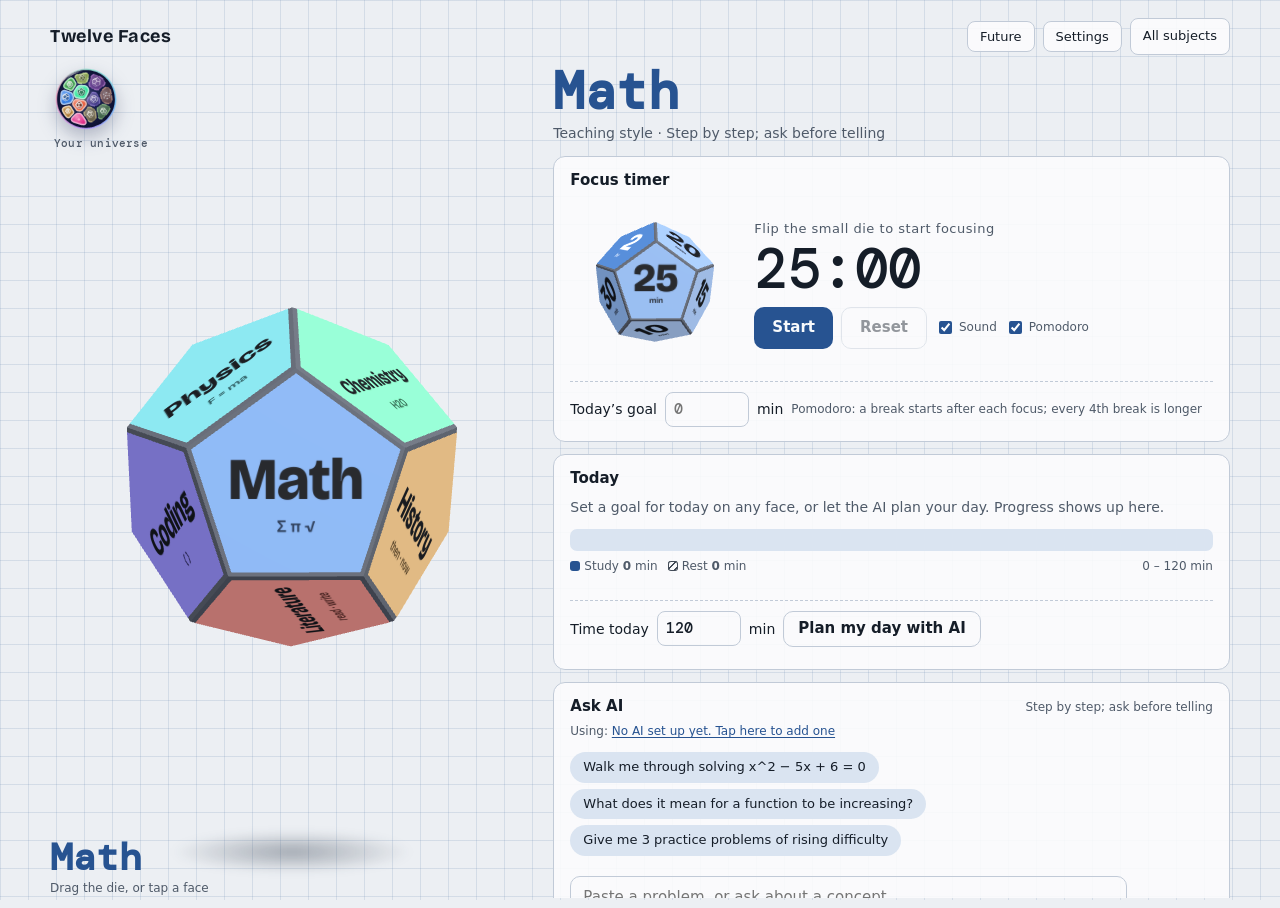
<file: index.html>
<!doctype html>
<html lang="en">
<head>
<meta charset="utf-8">
<meta name="viewport" content="width=device-width, initial-scale=1, viewport-fit=cover">
<meta name="color-scheme" content="light dark">
<script src="js/theme.js"></script>
<title data-i18n="app.name">Twelve Faces</title>
<meta name="description" data-i18n-content="app.desc" content="">
<link rel="icon" href="icon.svg" type="image/svg+xml">
<!-- Web fonts are optional: if they can’t load (e.g. Google is blocked), system fonts are used and the page doesn’t stall -->
<link rel="stylesheet" media="print" onload="this.media='all'" href="https://fonts.googleapis.com/css2?family=Bricolage+Grotesque:opsz,wght@12..96,500..800&family=DM+Mono:wght@400;500&family=Noto+Serif+SC:wght@600;700&display=swap">
<link rel="stylesheet" href="css/app.css">
<link rel="stylesheet" href="css/countdown.css">
</head>
<body>
<div class="atmos" id="atmos" aria-hidden="true"></div>
<div id="app">
  <header class="bar">
    <div class="brand" data-i18n="app.name"></div>
    <div class="bar-r">
      <button class="pill" id="pill" type="button" hidden></button>
      <button class="gear" id="fuBtn" type="button" aria-expanded="false" aria-controls="future" data-i18n="fu.btn"></button>
      <button class="gear" id="setBtn" type="button" data-i18n="hdr.settings"></button>
      <details class="all" id="all">
        <summary></summary>
        <div class="all-list" id="allList"></div>
      </details>
    </div>
  </header>

  <section class="die" id="die">
    <canvas id="gl" tabindex="0" data-i18n-aria-label="die.aria"></canvas>
    <div class="shadow"></div>
    <div class="die-label"><b id="dlName"></b><span id="dlHint" data-i18n="die.hint"></span></div>
    <div class="nogl" id="nogl"></div>
    <a class="orb" id="orb" href="universe.html" data-i18n-aria-label="un.title" data-i18n-title="un.slogan"><canvas id="orbCv" aria-hidden="true"></canvas><span data-i18n="un.title"></span></a>
  </section>

  <main class="work" id="work">
    <div class="space-head">
      <h2 id="spName"></h2>
      <p id="spTag"></p>
    </div>

    <section class="card">
      <h3><span data-i18n="timer.title"></span> <small id="focusToday"></small></h3>
      <div class="timer">
        <div class="tdie" id="tdie"><canvas id="tgl" tabindex="0" data-i18n-aria-label="timer.aria"></canvas></div>
        <div>
          <div class="t-status" id="tStatus" data-i18n="timer.idle"></div>
          <div class="t-time" id="tTime">25:00</div>
          <div class="t-btns">
            <button class="btn" id="tGo" type="button" data-i18n="timer.start"></button>
            <button class="btn alt" id="tReset" type="button" data-i18n="timer.reset"></button>
            <label class="snd"><input type="checkbox" id="snd" checked> <span data-i18n="timer.sound"></span></label>
            <label class="snd"><input type="checkbox" id="pomo" checked> <span data-i18n="timer.pomo"></span></label>
          </div>
          <div class="t-chips" id="tChips"></div>
        </div>
      </div>
      <div class="goal-row">
        <label for="goalIn" data-i18n="goal.label"></label>
        <input type="number" id="goalIn" min="0" max="600" step="5" inputmode="numeric" placeholder="0">
        <span data-i18n="unit.min"></span>
        <span class="hint" data-i18n="goal.hint"></span>
      </div>
    </section>

    <section class="card" id="todayCard">
      <h3 data-i18n="today.title"></h3>
      <p class="today-sum" id="todaySum"></p>
      <div class="tl-wrap">
        <div class="tl" id="tl" role="img" data-i18n-aria-label="tl.aria"></div>
        <div class="tl-meta">
          <span><i class="sw study"></i><span data-i18n="tl.study"></span> <b id="tlStudy">0</b> <span data-i18n="unit.min"></span><i class="sw rest gap"></i><span data-i18n="tl.rest"></span> <b id="tlRest">0</b> <span data-i18n="unit.min"></span><span id="tlOverKey" hidden><i class="sw over gap"></i><span id="tlOverTxt"></span></span></span>
          <span id="tlScale"></span>
        </div>
        <p class="tl-note" id="tlNote" hidden></p>
      </div>
      <div class="trows" id="trows"></div>
      <div class="plan-box" id="planBox">
        <div class="plan-ask">
          <label for="availIn" data-i18n="plan.avail"></label>
          <input type="number" id="availIn" min="15" max="600" step="15" value="120" inputmode="numeric">
          <span data-i18n="unit.min"></span>
          <button class="btn alt sm" id="planBtn" type="button" data-i18n="plan.btn"></button>
        </div>
        <div class="plan-out" id="planOut" aria-live="polite"></div>
      </div>
    </section>

    <section class="card" id="askCard">
      <h3><span data-i18n="ask.title"></span> <small id="askStyle"></small></h3>
      <p class="ai-line"><span data-i18n="ask.using"></span><span id="aiLine"></span></p>
      <div class="quick" id="quick"></div>
      <div class="chat" id="chat" aria-live="polite"></div>
      <form class="ask-row" id="askForm">
        <textarea id="q" rows="2" maxlength="1500"></textarea>
        <button class="btn" id="send" type="submit" data-i18n="ask.send"></button>
        <button class="btn alt" id="stop" type="button" hidden data-i18n="ask.stop"></button>
      </form>
      <div class="ask-opts">
        <button class="think" id="think" type="button" aria-pressed="true" data-i18n="ask.think"></button>
        <span id="thinkHint"></span>
      </div>
    </section>

    <div class="two">
      <section class="card">
        <h3><span data-i18n="todo.title"></span> <small id="todoCount"></small></h3>
        <ul class="todo-list" id="todos"></ul>
        <p class="empty" id="todoEmpty" data-i18n="todo.empty"></p>
        <form class="add-row" id="todoForm">
          <input type="text" id="todoIn" maxlength="120" autocomplete="off">
          <button class="btn alt" type="submit" data-i18n="todo.add"></button>
        </form>
      </section>
      <section class="card">
        <h3><span data-i18n="note.title"></span> <small id="saveNote"></small></h3>
        <textarea id="note" maxlength="20000"></textarea>
      </section>
    </div>
  </main>
</div>

<aside id="future" class="future" hidden data-i18n-aria-label="fu.aria">
  <div class="fu-head">
    <div><h2 data-i18n="fu.title"></h2><p data-i18n="fu.slogan"></p></div>
    <div class="fu-hb"><a class="gear fu-plan" href="plan.html" data-i18n="fu.toPlan" data-i18n-title="pl.slogan"></a><a class="gear fu-uni" href="universe.html" data-i18n="fu.toUni" data-i18n-title="un.slogan"></a><button class="gear" id="fuClose" type="button" data-i18n="fu.close"></button></div>
  </div>
  <div class="fu-tabs" id="fuTabs"></div>
  <div class="fu-scene" id="fuScene"></div>
  <div class="fu-sheet" id="fuBody"></div>
</aside>

<dialog id="settings" class="settings">
  <form method="dialog" class="set-head">
    <h2 data-i18n="set.title"></h2>
    <button class="btn sm" value="close" data-i18n="set.done"></button>
  </form>
  <section class="set-sec">
    <h3 data-i18n="set.lang"></h3>
    <div class="langs" id="langPick"></div>
  </section>
  <section class="set-sec">
    <h3 data-i18n="set.theme"></h3>
    <div class="langs" id="themePick" role="group" data-i18n-aria-label="set.theme"></div>
    <p class="set-note" data-i18n="set.themeNote"></p>
  </section>
  <section class="set-sec">
    <h3 data-i18n="shelf.head"></h3>
    <p class="set-note" data-i18n="shelf.note"></p>
    <div class="who" id="whoPick"></div>
    <div class="set-btns"><button class="btn alt sm" id="mkOpen" type="button" data-i18n="shelf.newLong"></button></div>
    <details class="set-names">
      <summary data-i18n="names.summary"></summary>
      <p class="set-note" data-i18n="names.note"></p>
      <div class="names" id="nameList"></div>
      <div class="set-btns"><button class="btn alt sm" id="nameReset" type="button" data-i18n="names.reset"></button></div>
    </details>
    <div class="set-btns"><button class="btn sm" id="whoApply" type="button" hidden data-i18n="who.apply"></button></div>
  </section>
  <section class="set-sec set-fb">
    <h3 data-i18n="fb.title"></h3>
    <p class="set-note" data-i18n="fb.note"></p>
    <div class="set-btns"><a class="btn alt sm fb-link" id="fbLink" target="_blank" rel="noopener" data-i18n="fb.btn"></a></div>
    <p class="set-note" id="fbHint" hidden data-i18n="fb.hint"></p>
  </section>
  <h3 class="set-h3" data-i18n="ai.head"></h3>
  <p class="set-intro" data-i18n="ai.intro"></p>
  <div id="provList" class="prov-list"></div>
  <details class="set-more">
    <summary data-i18n="bk.summary"></summary>
    <p data-i18n="bk.note"></p>
    <div class="set-btns">
      <button class="btn alt sm" id="bkOut" type="button" data-i18n="bk.out"></button>
      <label class="btn alt sm file"><span data-i18n="bk.in"></span><input type="file" id="bkIn" accept="application/json,.json" hidden></label>
      <button class="btn alt sm" id="clrKeys" type="button" data-i18n="bk.clear"></button>
    </div>
  </details>
</dialog>

<dialog id="maker" class="settings maker">
  <form method="dialog" class="set-head">
    <h2 data-i18n="mk.title"></h2>
    <button class="btn alt sm" value="close" data-i18n="mk.close"></button>
  </form>
  <div id="mkForm">
    <div class="mk-kind" role="radiogroup" data-i18n-aria-label="mk.kindAria">
      <label><input type="radio" name="mkKind" value="major" checked><span data-i18n="mk.major"></span></label>
      <label><input type="radio" name="mkKind" value="job"><span data-i18n="mk.job"></span></label>
    </div>
    <div id="mkMajor">
      <label class="mk-row"><span data-i18n="mk.school"></span><input id="mkSchool" maxlength="60" data-i18n-placeholder="mk.schoolPh"></label>
      <label class="mk-row"><span data-i18n="mk.dept"></span><input id="mkDept" maxlength="60" data-i18n-placeholder="mk.deptPh"></label>
      <label class="mk-row"><span data-i18n="mk.majorL"></span><input id="mkMajorIn" maxlength="60" data-i18n-placeholder="mk.majorPh"></label>
      <div class="mk-row"><span data-i18n="mk.iam"></span><div class="mk-opts">
        <label><input type="radio" name="mkSelf" value="0" checked> <span data-i18n="mk.student"></span></label>
        <label><input type="radio" name="mkSelf" value="1"> <span data-i18n="mk.self"></span></label>
      </div></div>
      <div class="mk-row"><span data-i18n="mk.year"></span><div class="mk-opts" id="mkYears"></div></div>
      <details class="mk-plan">
        <summary data-i18n="mk.planSum"></summary>
        <textarea id="mkPlan" rows="6" maxlength="12000" data-i18n-placeholder="mk.planPh"></textarea>
      </details>
    </div>
    <div id="mkJob" hidden>
      <label class="mk-row"><span data-i18n="mk.jobL"></span><input id="mkJobIn" maxlength="60" data-i18n-placeholder="mk.jobPh"></label>
    </div>
    <label class="mk-row"><span data-i18n="mk.req"></span><textarea id="mkReq" rows="2" maxlength="300" data-i18n-placeholder="mk.reqPh"></textarea></label>
    <p class="set-note" id="mkNote"></p>
    <div class="set-btns"><button class="btn sm" id="mkGo" type="button" data-i18n="mk.go"></button><button class="btn alt sm" id="mkStop" type="button" hidden data-i18n="mk.stop"></button></div>
    <p class="mk-msg" id="mkMsg" aria-live="polite"></p>
  </div>
  <div id="mkOut" class="mk-out"></div>
</dialog>

<script src="vendor/three.min.js"></script>
<script src="js/i18n.js"></script>
<script src="locales/en.js"></script>
<script src="locales/es.js"></script>
<script src="locales/pt-BR.js"></script>
<script src="locales/fr.js"></script>
<script src="locales/zh.js"></script>
<script src="locales/zh-TW.js"></script>
<script src="locales/ja.js"></script>
<script src="locales/ko.js"></script>
<script src="js/ai.js"></script>
<script src="js/ai-setup.js"></script>
<script src="js/profiles.js"></script>
<script src="js/app.js"></script>
<script src="js/settings.js"></script>
<script src="js/maker.js"></script>
<script src="js/goalmath.js"></script>
<script src="js/countdown.js"></script>
<script src="js/dodeca.js"></script>
<script src="js/future.js"></script>
<script src="js/orb.js"></script>
</body>
</html>
</file>
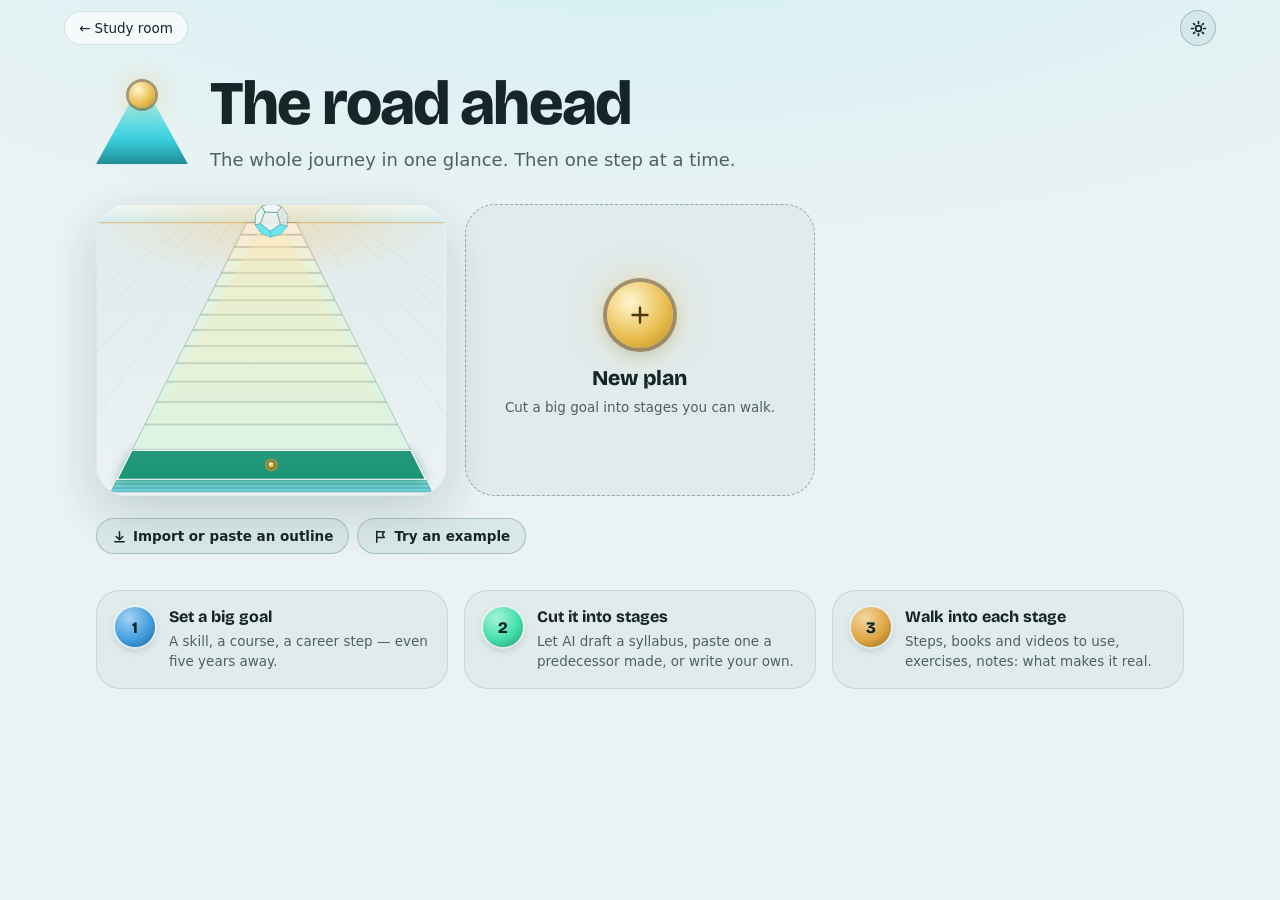
<file: plan.html>
<!doctype html>
<html lang="en">
<head>
<meta charset="utf-8">
<meta name="viewport" content="width=device-width, initial-scale=1, viewport-fit=cover">
<meta name="color-scheme" content="light dark">
<script src="js/theme.js"></script>
<title data-i18n="pl.title">The road ahead</title>
<link rel="icon" href="icon.svg" type="image/svg+xml">
<!-- Web fonts are optional: if they can’t load (e.g. Google is blocked), system fonts are used and the page doesn’t stall -->
<link rel="stylesheet" media="print" onload="this.media='all'" href="https://fonts.googleapis.com/css2?family=Bricolage+Grotesque:opsz,wght@12..96,500..800&family=DM+Mono:wght@400;500&display=swap">
<link rel="stylesheet" href="css/countdown.css">
<link rel="stylesheet" href="css/plan.css">
</head>
<body class="pl">
<div class="pl-sky" aria-hidden="true"><i></i><b></b></div>
<header class="pl-top">
  <a class="pl-back" id="plBack" href="index.html" data-i18n="pl.back"></a>
  <nav class="pl-crumb" id="plCrumb" data-i18n-aria-label="pl.crumb"></nav>
  <button class="pl-btn icon pl-theme" id="plTheme" type="button" aria-haspopup="menu" aria-expanded="false" data-i18n-aria-label="set.theme" data-i18n-title="set.theme"></button>
</header>

<main class="pl-main" id="plMain"></main>

<div class="pl-toast" id="plToast" role="status" aria-live="polite" hidden></div>
<dialog class="pl-dlg" id="plDlg"></dialog>

<script src="js/i18n.js"></script>
<script src="locales/en.js"></script>
<script src="locales/es.js"></script>
<script src="locales/pt-BR.js"></script>
<script src="locales/fr.js"></script>
<script src="locales/zh.js"></script>
<script src="locales/zh-TW.js"></script>
<script src="locales/ja.js"></script>
<script src="locales/ko.js"></script>
<script src="js/goalmath.js"></script>
<script src="js/ai.js"></script>
<script src="js/ai-setup.js"></script>
<script src="js/profiles.js"></script>
<script src="js/dodeca.js"></script>
<script src="js/countdown.js"></script>
<script src="js/plan-color.js"></script>
<script src="js/plan-data.js"></script>
<script src="js/plan-models-lib.js"></script>
<script src="js/plan-models.js"></script>
<script src="js/plan-ai.js"></script>
<script src="js/plan-road.js"></script>
<script src="js/plan.js"></script>
<script src="js/plan-models-ui.js"></script>
<script src="js/plan-stage.js"></script>
</body>
</html>
</file>
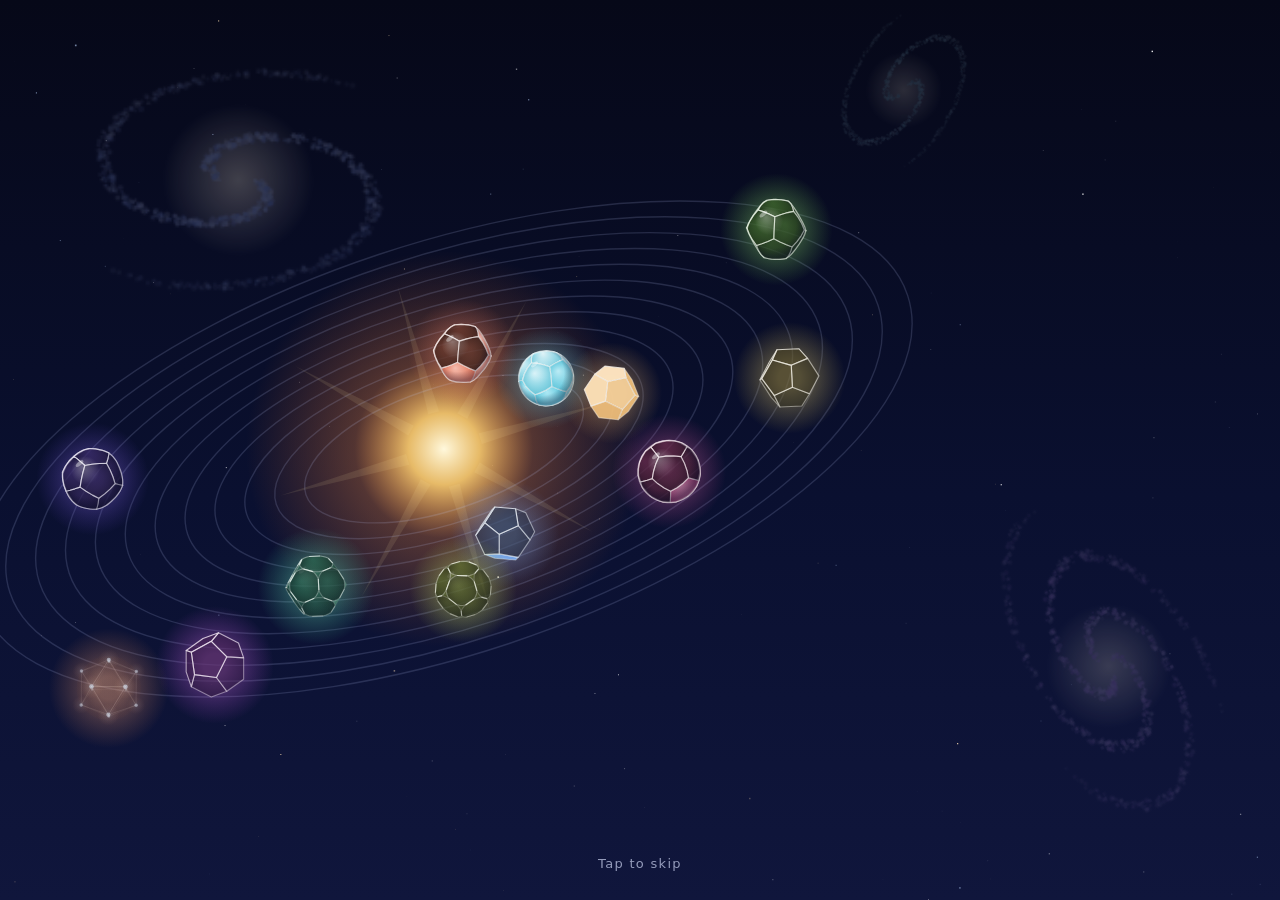
<file: universe.html>
<!doctype html>
<html lang="en">
<head>
<meta charset="utf-8">
<meta name="viewport" content="width=device-width, initial-scale=1, viewport-fit=cover">
<meta name="color-scheme" content="dark">
<meta name="theme-color" content="#060818">
<title data-i18n="un.title">Your universe</title>
<link rel="icon" href="icon.svg" type="image/svg+xml">
<!-- Web fonts are optional: if they can’t load (e.g. Google is blocked), system fonts are used and the page doesn’t stall -->
<link rel="stylesheet" media="print" onload="this.media='all'" href="https://fonts.googleapis.com/css2?family=Bricolage+Grotesque:opsz,wght@12..96,500..800&family=DM+Mono:wght@400;500&display=swap">
<link rel="stylesheet" href="css/countdown.css">
<link rel="stylesheet" href="css/universe.css">
</head>
<body class="un">
<canvas id="unCanvas" role="img" data-i18n-aria-label="un.aria"></canvas>

<header class="un-top">
  <a class="un-back" href="index.html" data-i18n="un.back"></a>
  <div class="un-ttl"><h1 data-i18n="un.title"></h1><p data-i18n="un.slogan"></p></div>
  <div class="un-tools">
    <button class="un-btn main" id="unAdd" type="button"><svg viewBox="0 0 16 16" width="14" height="14" aria-hidden="true"><path d="M8 2v12M2 8h12" stroke="currentColor" stroke-width="2" stroke-linecap="round" fill="none"/></svg><span data-i18n="un.add"></span></button>
    <button class="un-btn" id="unEx" type="button" aria-pressed="false" data-i18n="un.example" hidden></button>
    <button class="un-btn icon" id="unReplay" type="button" data-i18n-aria-label="un.replay" data-i18n-title="un.replay"><svg viewBox="0 0 16 16" width="15" height="15" aria-hidden="true"><path d="M4 2.5l9 5.5-9 5.500z" fill="currentColor"/></svg></button>
    <button class="un-btn icon" id="unSave" type="button" data-i18n-aria-label="un.save" data-i18n-title="un.save"><svg viewBox="0 0 16 16" width="15" height="15" aria-hidden="true"><path d="M8 2v8M4.500 7L8 10.500 11.500 7M3 13.500h10" stroke="currentColor" stroke-width="1.8" stroke-linecap="round" stroke-linejoin="round" fill="none"/></svg></button>
  </div>
</header>

<div class="un-banner" id="unBanner" hidden></div>

<aside class="un-panel" id="unPanel">
  <div class="un-pbody" id="unBody"></div>
</aside>
<button class="un-grab" id="unGrab" type="button" aria-expanded="false" aria-controls="unBody"><span data-i18n="un.details"></span></button>

<footer class="un-time">
  <div class="un-tl"><span class="un-end past" data-i18n="un.past"></span><span class="un-when" id="unWhen" aria-live="polite"></span><span class="un-end fut" data-i18n="un.future"></span></div>
  <div class="un-track">
    <input type="range" id="unFocus" min="-70" max="930" step="1" value="0" data-i18n-aria-label="un.slider">
    <button class="un-now" id="unNow" type="button" data-i18n="un.today"></button>
  </div>
</footer>

<div class="un-skip" id="unSkip" hidden data-i18n="un.skip"></div>
<div class="un-tip" id="unTip" hidden></div>
<ul class="un-sr" id="unList"></ul>

<dialog class="un-dlg" id="unForm">
  <form id="unFormEl" method="dialog" novalidate>
    <h2 id="unFormTitle"></h2>
    <div class="un-kinds" role="radiogroup" data-i18n-aria-label="un.f.kind">
      <label><input type="radio" name="unKind" value="study" checked><span data-i18n="un.kind.study"></span></label>
      <label><input type="radio" name="unKind" value="life"><span data-i18n="un.kind.life"></span></label>
      <label><input type="radio" name="unKind" value="goal"><span data-i18n="un.kind.goal"></span></label>
    </div>
    <div class="un-goalhint" id="unGoalHint" hidden>
      <p data-i18n="un.goalHint"></p>
      <a class="un-btn main" href="index.html#future/new" data-i18n="un.goalBtn"></a>
    </div>
    <div id="unFields">
      <label class="un-f"><span data-i18n="un.f.title"></span><input type="text" id="unFName" maxlength="60" autocomplete="off"></label>
      <div class="un-f2">
        <label class="un-f"><span data-i18n="un.f.from"></span><input type="date" id="unFFrom"></label>
        <label class="un-f"><span data-i18n="un.f.to"></span><input type="date" id="unFTo"></label>
      </div>
      <p class="un-small" data-i18n="un.f.toHint"></p>
      <div class="un-f"><span data-i18n="un.f.color"></span><div class="un-sw" id="unFHue" role="radiogroup"></div></div>
      <label class="un-f"><span data-i18n="un.f.note"></span><textarea id="unFNote" rows="2" maxlength="200"></textarea></label>
    </div>
    <p class="un-err" id="unFErr" role="alert"></p>
    <div class="un-fb">
      <button type="button" class="un-btn" id="unFCancel" data-i18n="un.f.cancel"></button>
      <button type="submit" class="un-btn main" id="unFSave" data-i18n="un.f.save"></button>
    </div>
  </form>
</dialog>

<script src="js/i18n.js"></script>
<script src="locales/en.js"></script>
<script src="locales/es.js"></script>
<script src="locales/pt-BR.js"></script>
<script src="locales/fr.js"></script>
<script src="locales/zh.js"></script>
<script src="locales/zh-TW.js"></script>
<script src="locales/ja.js"></script>
<script src="locales/ko.js"></script>
<script src="js/goalmath.js"></script>
<script src="js/dodeca.js"></script>
<script src="js/countdown.js"></script>
<script src="js/universe.js"></script>
<script src="js/universe-data.js"></script>
<script src="js/universe-page.js"></script>
</body>
</html>
</file>
<file: css/app.css>
/* Layout: the big die is the only navigation (which room you are in). Inside each room a small second die sets a focus timer: flip it and it starts. Hue, paper pattern, heading face and Claude's teaching voice follow the room. */
  @property --h { syntax: '<number>'; inherits: true; initial-value: 215; }
  :root {
    --h: 215;
    transition: --h .7s ease;
    --bg: hsl(var(--h) 24% 94%);
    --panel: hsl(var(--h) 30% 99% / .88);
    --pop: hsl(var(--h) 30% 99%);
    --fg: hsl(var(--h) 30% 12%);
    --muted: hsl(var(--h) 14% 36%);
    --rest: hsl(var(--h) 14% 30%);
    --line: hsl(var(--h) 22% 80%);
    --soft: hsl(var(--h) 45% 90%);
    --accent: hsl(var(--h) 58% 36%);
    --accent-fg: hsl(var(--h) 40% 98%);
    --grid: hsl(var(--h) 40% 45% / .14);
    --shadow: hsl(var(--h) 40% 15% / .34);
    --over: hsl(28 88% 52%);
    /* CJK fonts follow the page language (set from the language pack): Japanese, Korean and Traditional
       Chinese need their own fonts, or characters show up in the wrong regional shapes */
    --f-cjk: "PingFang SC", "Hiragino Sans GB", "Microsoft YaHei", "Noto Sans SC";
    --f-cjk-serif: "Noto Serif SC", "Songti SC", "STSong", "SimSun";
    --f-sans: "Bricolage Grotesque", var(--f-cjk), system-ui, sans-serif;
    --f-serif: var(--f-cjk-serif), serif;
    --f-mono: "DM Mono", ui-monospace, SFMono-Regular, Menlo, Consolas, var(--f-cjk), monospace;
    --f-body: system-ui, -apple-system, var(--f-cjk), sans-serif;
    --f-head: var(--f-sans);
  }
  :root:lang(zh-TW) { --f-cjk: "PingFang TC", "Microsoft JhengHei", "Noto Sans TC"; --f-cjk-serif: "Songti TC", "PMingLiU", "Noto Serif TC"; }
  :root:lang(ja) { --f-cjk: "Hiragino Sans", "Hiragino Kaku Gothic ProN", "Yu Gothic", "Meiryo", "Noto Sans JP"; --f-cjk-serif: "Hiragino Mincho ProN", "Yu Mincho", "Noto Serif JP"; }
  :root:lang(ko) { --f-cjk: "Apple SD Gothic Neo", "Malgun Gothic", "Noto Sans KR"; --f-cjk-serif: "AppleMyungjo", "Batang", "Noto Serif KR"; }
  @media (prefers-color-scheme: dark) {
    :root:not([data-theme="light"]) {
      --bg: hsl(var(--h) 20% 9%);
      --panel: hsl(var(--h) 18% 13% / .88);
      --pop: hsl(var(--h) 18% 14%);
      --fg: hsl(var(--h) 25% 92%);
      --muted: hsl(var(--h) 12% 68%);
      --rest: hsl(var(--h) 12% 68%);
      --line: hsl(var(--h) 14% 25%);
      --soft: hsl(var(--h) 22% 20%);
      --accent: hsl(var(--h) 65% 68%);
      --accent-fg: hsl(var(--h) 40% 10%);
      --grid: hsl(var(--h) 50% 70% / .1);
      --shadow: hsl(0 0% 0% / .6);
      color-scheme: dark;
    }
  }
  :root[data-theme="dark"] {
    --bg: hsl(var(--h) 20% 9%);
    --panel: hsl(var(--h) 18% 13% / .88);
    --pop: hsl(var(--h) 18% 14%);
    --fg: hsl(var(--h) 25% 92%);
    --muted: hsl(var(--h) 12% 68%);
    --rest: hsl(var(--h) 12% 68%);
    --line: hsl(var(--h) 14% 25%);
    --soft: hsl(var(--h) 22% 20%);
    --accent: hsl(var(--h) 65% 68%);
    --accent-fg: hsl(var(--h) 40% 10%);
    --grid: hsl(var(--h) 50% 70% / .1);
    --shadow: hsl(0 0% 0% / .6);
    color-scheme: dark;
  }

  body[data-space="chinese"], body[data-space="history"] { --f-head: var(--f-serif); }
  body[data-space="math"], body[data-space="physics"], body[data-space="chemistry"], body[data-space="coding"] { --f-head: var(--f-mono); }

  html, body { height: 100%; }
  body {
    box-sizing: border-box;
    background: var(--bg);
    color: var(--fg);
    font: 15px/1.6 var(--f-body);
    padding-block: 10px;
    padding-left: max(16px, env(safe-area-inset-left, 0px));
    padding-right: max(16px, env(safe-area-inset-right, 0px));
    overflow: hidden;
  }

  .atmos { position: fixed; inset: 0; z-index: 0; pointer-events: none; transition: opacity .35s; }
  .atmos.swap { opacity: 0; }
  body[data-space="math"] .atmos { background-image: linear-gradient(var(--grid) 1px, transparent 1px), linear-gradient(90deg, var(--grid) 1px, transparent 1px); background-size: 28px 28px; }
  body[data-space="chinese"] .atmos { background-image: repeating-linear-gradient(90deg, var(--grid) 0 1px, transparent 1px 46px); }
  body[data-space="english"] .atmos { background-image: repeating-linear-gradient(0deg, transparent 0 31px, var(--grid) 31px 32px); }
  body[data-space="physics"] .atmos { background-image: repeating-radial-gradient(circle at 88% 14%, var(--grid) 0 1px, transparent 1px 38px); }
  body[data-space="chemistry"] .atmos { background-image: radial-gradient(circle, var(--grid) 2px, transparent 2.5px), radial-gradient(circle, var(--grid) 2px, transparent 2.5px); background-size: 34px 34px; background-position: 0 0, 17px 17px; }
  body[data-space="biology"] .atmos { background-image: radial-gradient(ellipse 260px 200px at 12% 20%, var(--grid), transparent 70%), radial-gradient(ellipse 320px 240px at 88% 78%, var(--grid), transparent 70%), radial-gradient(ellipse 180px 150px at 60% 10%, var(--grid), transparent 70%); }
  body[data-space="history"] .atmos { background-image: repeating-linear-gradient(180deg, transparent 0 37px, var(--grid) 37px 38px), repeating-linear-gradient(180deg, transparent 0 83px, var(--grid) 83px 85px); }
  body[data-space="geography"] .atmos { background-image: repeating-radial-gradient(ellipse at 18% 82%, var(--grid) 0 1px, transparent 1px 24px), repeating-radial-gradient(ellipse at 84% 16%, var(--grid) 0 1px, transparent 1px 30px); }
  body[data-space="pe"] .atmos { background-image: linear-gradient(90deg, transparent calc(50% - 1px), var(--grid) calc(50% - 1px) calc(50% + 1px), transparent calc(50% + 1px)), radial-gradient(circle at 50% 50%, transparent 86px, var(--grid) 87px 89px, transparent 90px); }
  body[data-space="art"] .atmos { background-image: radial-gradient(circle 120px at 14% 22%, hsl(calc(var(--h) + 40) 70% 60% / .16), transparent 70%), radial-gradient(circle 160px at 86% 30%, hsl(calc(var(--h) - 40) 70% 60% / .16), transparent 70%), radial-gradient(circle 140px at 50% 92%, hsl(calc(var(--h) + 120) 70% 60% / .14), transparent 70%); }
  body[data-space="coding"] .atmos { background-image: radial-gradient(circle, var(--grid) 1px, transparent 1.4px); background-size: 16px 16px; }
  /* the study room stays plain on purpose */

  #app {
    position: relative; z-index: 1;
    height: 100%; max-width: 1180px; margin: 0 auto;
    display: grid; gap: 8px;
    grid-template-rows: auto minmax(190px, 34%) minmax(0, 1fr);
    grid-template-columns: minmax(0, 1fr);
  }
  @media (min-width: 900px) {
    #app { grid-template-columns: minmax(340px, 5fr) minmax(0, 7fr); grid-template-rows: auto minmax(0, 1fr); column-gap: 20px; }
    .bar { grid-column: 1 / -1; }
  }

  .bar { display: flex; align-items: center; justify-content: space-between; gap: 10px; }
  .brand { font: 700 18px/1.2 var(--f-sans); letter-spacing: .03em; white-space: nowrap; min-width: 0; overflow: hidden; text-overflow: ellipsis; flex: 0 100 auto; }
  .bar-r { display: flex; align-items: center; gap: 8px; min-width: 0; flex: 0 1 auto; }
  /* longer languages: when the timer pill shows up, the app name gives way first, then the pill shortens */
  .bar-r .pill { min-width: 0; flex: 0 1 auto; display: inline-flex; align-items: center; white-space: pre; overflow: hidden; }
  .bar-r .pill[hidden] { display: none; }  /* display:inline-flex above would otherwise override the hidden attribute */
  .pill > span { flex: none; }
  .pill > .pw { flex: 0 1 auto; min-width: 1.5em; overflow: hidden; text-overflow: ellipsis; }
  .bar-r .gear, .bar-r .all { flex: 0 0 auto; }
  @media (max-width: 480px) {
    .bar-r .gear, .bar-r .all summary { padding-inline: 9px; }
    /* the All-subjects list hangs from the whole header, so it stays on screen wherever its button ends up */
    .bar { position: relative; }
    .all { position: static; }
    .all-list { max-width: 100%; box-sizing: border-box; }
    .bar { gap: 6px; }
    .bar-r { gap: 6px; }
    .bar:has(.pill:not([hidden])) .brand { display: none; }
    .bar:has(.pill:not([hidden])) { justify-content: flex-end; }
    /* if the pill still doesn't fit next to the buttons, it moves to its own line instead of being cut */
    .bar:has(.pill:not([hidden])) .bar-r { flex: 1 1 auto; flex-wrap: wrap; justify-content: flex-end; row-gap: 6px; }
    .bar:has(.pill:not([hidden])) .pill { order: 3; }
  }
  .pill { appearance: none; border: 1px solid var(--accent); background: var(--soft); color: var(--fg); border-radius: 999px; padding: 5px 12px; font: 500 13px/1.2 var(--f-mono); font-variant-numeric: tabular-nums; cursor: pointer; white-space: nowrap; }
  .pill.done { animation: blink 1s steps(2, jump-none) infinite; }
  .all { position: relative; }
  .all summary { list-style: none; cursor: pointer; border: 1px solid var(--line); border-radius: 8px; padding: 7px 12px; font-size: 13px; background: var(--panel); white-space: nowrap; }
  .all summary::-webkit-details-marker { display: none; }
  .all[open] summary { border-color: var(--muted); }
  .all-list { position: absolute; right: 0; top: calc(100% + 6px); z-index: 30; background: var(--pop); border: 1px solid var(--line); border-radius: 10px; padding: 8px; display: grid; grid-template-columns: repeat(3, 1fr); gap: 6px; width: min(300px, calc(100vw - 32px)); box-shadow: 0 8px 24px hsl(0 0% 0% / .18); }
  .all-list button { appearance: none; border: 1px solid var(--line); background: transparent; color: var(--fg); border-radius: 8px; padding: 9px 4px; font: 600 14px/1 var(--f-body); cursor: pointer; }
  .all-list button[aria-current="true"] { background: var(--accent); color: var(--accent-fg); border-color: var(--accent); }

  .die { position: relative; min-height: 0; touch-action: none; }
  #gl { position: absolute; inset: 0; width: 100%; height: 100%; display: block; cursor: grab; touch-action: none; outline: none; }
  .grabbing { cursor: grabbing !important; }
  .shadow { position: absolute; left: 50%; bottom: 3%; transform: translateX(-50%); width: min(50%, 280px); height: 5%; background: radial-gradient(closest-side, var(--shadow), transparent); filter: blur(4px); pointer-events: none; }
  .die-label { position: absolute; left: 0; bottom: 0; pointer-events: none; display: flex; flex-direction: column; }
  .die-label b { font: 700 clamp(26px, 5vw, 38px)/1.1 var(--f-head); color: var(--accent); }
  .die-label span { font-size: 12px; color: var(--muted); transition: opacity .4s; }
  .die-label span.off { opacity: 0; }
  .nogl { position: absolute; inset: 0; display: none; align-items: center; justify-content: center; text-align: center; color: var(--muted); padding: 24px; }

  /* the little universe in the corner: your whole life as a ball of jelly cells; tap to open it (see js/orb.js, universe.html) */
  .orb { position: absolute; left: 0; top: 0; z-index: 2; display: flex; flex-direction: column; align-items: flex-start; gap: 2px; text-decoration: none; color: var(--muted); outline: none; -webkit-tap-highlight-color: transparent; }
  .orb canvas { width: 72px; height: 72px; display: block; opacity: 0; transform: scale(.6); transform-origin: 30% 30%; filter: drop-shadow(0 8px 9px hsl(228 50% 20% / .28)); transition: opacity .9s, transform .9s cubic-bezier(.2, 1.3, .4, 1); }
  .orb.on canvas { opacity: 1; transform: none; }
  .orb.on:hover canvas, .orb.on:focus-visible canvas { transform: scale(1.1); transition-duration: .35s; }
  .orb span { padding-left: 4px; font: 500 11px/1.2 var(--f-mono); letter-spacing: .02em; transition: color .2s; }
  .orb:hover span, .orb:focus-visible span { color: var(--accent); }
  .orb:focus-visible span { text-decoration: underline; text-underline-offset: 3px; }
  @media (max-width: 899px) { .orb canvas { width: 58px; height: 58px; } }
  @media (prefers-reduced-motion: reduce) { .orb canvas { transition: opacity .3s; transform: none; } .orb.on:hover canvas { transform: none; } }

  .work { min-height: 0; overflow-y: auto; display: flex; flex-direction: column; gap: 12px; padding-bottom: 24px; scrollbar-width: thin; }
  .work.enter { animation: rise .34s ease both; }
  @keyframes rise { from { opacity: 0; transform: translateY(8px); } to { opacity: 1; transform: none; } }
  @keyframes blink { 50% { opacity: .35; } }
  .space-head { display: flex; flex-direction: column; gap: 2px; }
  .space-head h2 { margin: 0; font: 700 clamp(32px, 6vw, 52px)/1.1 var(--f-head); color: var(--accent); letter-spacing: .01em; }
  .space-head p { margin: 0; color: var(--muted); font-size: 14px; }

  .card { background: var(--panel); border: 1px solid var(--line); border-radius: 12px; padding: 14px 16px; min-width: 0; }
  .card h3 { margin: 0 0 8px; font: 700 15px/1.3 var(--f-body); display: flex; align-items: baseline; justify-content: space-between; gap: 8px; flex-wrap: wrap; }
  .card h3 small { font-weight: 400; color: var(--muted); font-size: 12px; }
  .two { display: grid; grid-template-columns: repeat(auto-fit, minmax(260px, 1fr)); gap: 12px; }

  /* focus timer: a small die plus its readout */
  .timer { display: grid; grid-template-columns: clamp(118px, 30vw, 170px) minmax(0, 1fr); gap: 14px; align-items: center; }
  .tdie { position: relative; width: 100%; aspect-ratio: 1; max-width: 100%; }
  #tgl { position: absolute; inset: 0; width: 100%; height: 100%; display: block; cursor: grab; touch-action: none; outline: none; }
  .t-status { font-size: 13px; color: var(--muted); letter-spacing: .04em; }
  .t-time { font: 500 clamp(36px, 9vw, 56px)/1.05 var(--f-mono); font-variant-numeric: tabular-nums; letter-spacing: -.01em; }
  .t-time.done { animation: blink 1s steps(2, jump-none) infinite; }
  .t-btns { display: flex; flex-wrap: wrap; gap: 8px; margin-top: 8px; align-items: center; }
  .snd { font-size: 12px; color: var(--muted); display: inline-flex; align-items: center; gap: 4px; cursor: pointer; }
  .snd input { accent-color: var(--accent); }
  .t-chips { display: none; flex-wrap: wrap; gap: 6px; margin-top: 8px; }
  .t-chips button { appearance: none; background: var(--soft); color: var(--fg); border: 1px solid transparent; border-radius: 8px; padding: 6px 10px; font: 500 13px/1 var(--f-mono); cursor: pointer; }

  .quick { display: flex; flex-wrap: wrap; gap: 6px; margin-bottom: 10px; }
  .quick button { appearance: none; background: var(--soft); color: var(--fg); border: 1px solid transparent; border-radius: 999px; padding: 6px 12px; font: 13px/1.3 var(--f-body); cursor: pointer; text-align: left; }
  .quick button:hover { border-color: var(--accent); }
  .chat { display: flex; flex-direction: column; gap: 10px; margin-bottom: 10px; }
  .msg { max-width: 92%; white-space: pre-wrap; overflow-wrap: anywhere; font-size: 15px; }
  .msg.user { align-self: flex-end; background: var(--soft); border-radius: 12px 12px 2px 12px; padding: 8px 12px; }
  .msg.bot { align-self: flex-start; }
  .msg.bot::before { content: attr(data-via); display: block; font-size: 11px; letter-spacing: .08em; color: var(--muted); margin-bottom: 1px; }
  .msg.wait { color: var(--muted); }
  .msg.err { color: var(--muted); font-style: italic; }
  .ask-row { display: flex; gap: 8px; align-items: flex-end; }
  textarea, input[type="text"] { font: 15px/1.5 var(--f-body); color: var(--fg); background: transparent; border: 1px solid var(--line); border-radius: 10px; padding: 9px 12px; width: 100%; box-sizing: border-box; min-width: 0; }
  textarea { resize: vertical; }
  textarea:focus, input[type="text"]:focus { outline: 2px solid var(--accent); outline-offset: 0; border-color: transparent; }
  .btn { appearance: none; border: 0; background: var(--accent); color: var(--accent-fg); border-radius: 10px; padding: 0 18px; height: 42px; font: 600 15px/1 var(--f-body); cursor: pointer; flex: none; }
  .btn.alt { background: transparent; color: var(--fg); border: 1px solid var(--line); }
  .btn:disabled { opacity: .45; cursor: default; }

  .todo-list { list-style: none; margin: 0 0 10px; padding: 0; display: flex; flex-direction: column; gap: 2px; }
  .todo-list li { display: grid; grid-template-columns: auto 1fr auto; align-items: center; gap: 10px; padding: 6px 0; border-bottom: 1px dashed var(--line); }
  .todo-list input[type="checkbox"] { width: 20px; height: 20px; accent-color: var(--accent); margin: 0; }
  .todo-list .t { overflow-wrap: anywhere; }
  .todo-list li.done .t { color: var(--muted); text-decoration: line-through; }
  .todo-list .x { appearance: none; border: 0; background: transparent; color: var(--muted); font-size: 18px; line-height: 1; cursor: pointer; padding: 4px 8px; border-radius: 6px; }
  .todo-list .x:hover { color: var(--fg); }
  .empty { color: var(--muted); font-size: 13px; margin: 0 0 10px; }
  .add-row { display: flex; gap: 8px; }
  .add-row .btn { height: 40px; padding: 0 14px; }
  #note { min-height: 190px; line-height: 1.7; }

  .goal-row { display: flex; flex-wrap: wrap; align-items: center; gap: 8px; margin-top: 12px; padding-top: 10px; border-top: 1px dashed var(--line); font-size: 14px; }
  .goal-row input[type="number"], .plan-ask input[type="number"] { width: 84px; font: 500 15px/1.4 var(--f-mono); color: var(--fg); background: transparent; border: 1px solid var(--line); border-radius: 8px; padding: 6px 8px; box-sizing: border-box; }
  .goal-row input[type="number"]:focus, .plan-ask input[type="number"]:focus { outline: 2px solid var(--accent); border-color: transparent; }
  .goal-row .hint { color: var(--muted); font-size: 12px; }
  .btn.sm { height: 36px; padding: 0 14px; }
  .today-sum { margin: 0 0 10px; color: var(--muted); font-size: 14px; }
  /* Today's rows share one set of columns: the name column is as wide as the longest name, up to 42% of the card;
     longer names are cut with "…" (full name on hover). So names never run into the bars, and every bar starts at the same x. */
  .trows { display: grid; grid-template-columns: fit-content(42%) minmax(0, 1fr) auto; column-gap: 10px; row-gap: 4px; }
  .trow { grid-column: 1 / -1; display: grid; grid-template-columns: subgrid; appearance: none; border: 0; background: transparent; color: var(--fg); align-items: center; padding: 7px 6px; border-radius: 8px; cursor: pointer; text-align: left; font: 14px/1.3 var(--f-body); }
  .trow .nm { min-width: 0; overflow: hidden; text-overflow: ellipsis; white-space: nowrap; }
  @supports not (grid-template-columns: subgrid) {
    .trows { display: flex; flex-direction: column; }
    .trow { grid-template-columns: minmax(0, 8em) minmax(0, 1fr) auto; column-gap: 10px; }
  }
  .trow:hover, .trow[aria-current="true"] { background: var(--soft); }
  .trow .meter { display: block; height: 8px; border-radius: 4px; background: var(--soft); overflow: hidden; }
  .trow[aria-current="true"] .meter { background: var(--line); }
  .trow .meter i { display: block; height: 100%; border-radius: 4px; background: hsl(var(--rh) 58% 48%); }
  .trow .num { font: 13px/1 var(--f-mono); font-variant-numeric: tabular-nums; color: var(--muted); }
  .plan-box { margin-top: 10px; padding-top: 10px; border-top: 1px dashed var(--line); display: flex; flex-direction: column; gap: 8px; }
  .plan-ask { display: flex; flex-wrap: wrap; align-items: center; gap: 8px; font-size: 14px; }
  .plan-out { font-size: 14px; display: flex; flex-direction: column; gap: 4px; min-width: 0; overflow-wrap: anywhere; }
  .plan-out .why, .plan-out .tip { color: var(--muted); }
  .plan-out .tip { font-style: italic; }

  .tl-wrap { margin-bottom: 14px; display: flex; flex-direction: column; gap: 6px; }
  .tl { position: relative; display: flex; height: 22px; border-radius: 7px; background: var(--soft); padding: 2px; box-sizing: border-box; }
  .tl .seg { flex: 0 0 auto; box-sizing: border-box; height: 100%; min-width: 3px; margin-right: 2px; border-radius: 5px; }
  .tl .seg:last-of-type { margin-right: 0; }
  .tl .seg.study { background: hsl(var(--rh, var(--h)) 58% 48%); }
  .tl .seg.rest { background: repeating-linear-gradient(135deg, var(--rest) 0 2px, transparent 2px 6px); box-shadow: inset 0 0 0 1px var(--rest); }
  .tl .seg.over { background: var(--over); }
  .tl-mark { position: absolute; top: -3px; bottom: -3px; width: 2px; margin-left: -1px; border-radius: 1px; background: var(--fg); }
  .tl-note { margin: 0; font-size: 13px; color: var(--muted); }
  .tl-note::before { content: ""; display: inline-block; width: 8px; height: 8px; border-radius: 2px; background: var(--over); margin-right: 6px; }
  .tl-meta .sw.over { background: var(--over); }
  .tl-meta { display: flex; justify-content: space-between; align-items: center; gap: 6px 12px; flex-wrap: wrap; font-size: 12px; color: var(--muted); font-variant-numeric: tabular-nums; }
  .tl-meta .sw { display: inline-block; width: 10px; height: 10px; border-radius: 3px; margin-right: 4px; vertical-align: -1px; }
  .tl-meta .sw.study { background: var(--accent); }
  .tl-meta .sw.rest { background: repeating-linear-gradient(135deg, var(--rest) 0 2px, transparent 2px 5px); box-shadow: inset 0 0 0 1px var(--rest); }
  .tl-meta .sw.gap { margin-left: 10px; }

  button:focus-visible, summary:focus-visible { outline: 2px solid var(--accent); outline-offset: 2px; }
  @media (prefers-reduced-motion: reduce) {
    :root { transition: none; }
    .work.enter, .pill.done, .t-time.done { animation: none; }
    .atmos, .die-label span { transition: none; }
  }

  /* ---- multi-AI additions ---- */
  .msg.bot:not([data-via])::before { content: "AI"; }
  .msg .acts { margin-top: 8px; display: flex; flex-direction: column; gap: 4px; font-size: 13px; color: var(--accent); }
  .msg .via-note { margin-top: 6px; font-size: 12px; color: var(--muted); }
  .msg.wait .via-note { display: none; }
  .ai-line { margin: -2px 0 10px; font-size: 12px; color: var(--muted); }
  .linkish { appearance: none; border: 0; background: none; padding: 0; color: var(--accent); font: inherit; text-decoration: underline; text-underline-offset: 2px; cursor: pointer; }
  .gear { appearance: none; border: 1px solid var(--line); border-radius: 8px; padding: 7px 12px; font: 13px/1.2 var(--f-body); background: var(--panel); color: var(--fg); cursor: pointer; white-space: nowrap; }
  .settings { width: min(560px, calc(100vw - 24px)); max-height: calc(100dvh - 24px); border: 1px solid var(--line); border-radius: 14px; padding: 16px; background: var(--pop); color: var(--fg); box-sizing: border-box; }
  .settings::backdrop { background: hsl(0 0% 0% / .4); }
  .set-head { display: flex; justify-content: space-between; align-items: center; gap: 8px; margin: 0 0 6px; position: sticky; top: -16px; background: var(--pop); padding: 4px 0; z-index: 1; }
  .set-head h2 { margin: 0; font: 700 18px/1.3 var(--f-body); }
  .set-intro, .set-more p { font-size: 13px; color: var(--muted); margin: 0 0 12px; line-height: 1.6; }
  .prov-list { display: flex; flex-direction: column; gap: 10px; }
  .prov { border: 1px solid var(--line); border-radius: 10px; padding: 10px 12px; }
  .prov.on { border-color: var(--accent); }
  .prov-head { display: flex; justify-content: space-between; align-items: center; gap: 8px; }
  .prov-name { font-weight: 600; font-size: 15px; display: flex; align-items: center; gap: 4px; cursor: pointer; }
  .prov-move { display: flex; gap: 4px; }
  .prov-info { margin: 4px 0 8px; font-size: 12px; color: var(--muted); }
  .prov-info a { color: var(--accent); }
  .prov-row { display: grid; grid-template-columns: 4.5em minmax(0, 1fr); align-items: center; gap: 8px; margin-bottom: 6px; font-size: 13px; }
  .prov-row input { min-width: 0; height: 34px; border: 1px solid var(--line); border-radius: 8px; padding: 0 10px; background: var(--panel); color: var(--fg); font: 13px var(--f-mono); }
  .prov-foot { display: flex; align-items: center; gap: 8px; flex-wrap: wrap; }
  .prov-res { font-size: 12px; color: var(--muted); overflow-wrap: anywhere; }
  .prov-res.ok { color: var(--accent); }
  .prov-res.bad { color: hsl(5 70% 48%); }
  .mini { appearance: none; border: 1px solid var(--line); background: transparent; color: var(--fg); border-radius: 7px; padding: 4px 10px; font: 12px/1.3 var(--f-body); cursor: pointer; }
  .mini:disabled { opacity: .35; cursor: default; }
  .set-more { margin-top: 14px; }
  .set-more summary { cursor: pointer; font-size: 14px; font-weight: 600; margin-bottom: 8px; }
  .set-btns { display: flex; gap: 8px; flex-wrap: wrap; }
  .btn.file { display: inline-flex; align-items: center; }

  /* ---- identity picker ---- */
  .set-sec { margin-bottom: 16px; padding-bottom: 14px; border-bottom: 1px solid var(--line); }
  .set-sec h3, .set-h3 { margin: 4px 0 8px; font: 700 15px/1.3 var(--f-body); }
  .who { display: grid; grid-template-columns: repeat(3, minmax(0, 1fr)); gap: 8px; margin-bottom: 10px; }
  .who-opt { border: 1px solid var(--line); border-radius: 10px; padding: 10px; cursor: pointer; display: flex; flex-direction: column; gap: 3px; min-width: 0; }
  .who-opt.on { border-color: var(--accent); background: var(--soft); }
  .who-opt input { position: absolute; opacity: 0; pointer-events: none; }
  .who-opt:has(input:focus-visible) { outline: 2px solid var(--accent); outline-offset: 2px; }
  .who-opt b { font-size: 15px; }
  .who-opt small { font-size: 11px; color: var(--muted); overflow-wrap: anywhere; }
  .set-names summary { cursor: pointer; font-size: 13px; color: var(--accent); margin-bottom: 8px; }
  .set-note { font-size: 12px; color: var(--muted); margin: 0 0 8px; }
  .names { display: grid; grid-template-columns: repeat(3, minmax(0, 1fr)); gap: 6px; margin-bottom: 8px; }
  .names input { min-width: 0; height: 34px; border: 1px solid var(--line); border-radius: 8px; padding: 0 8px; background: var(--panel); color: var(--fg); font: 14px var(--f-body); }
  .set-sec > .set-btns { margin-top: 4px; }
  @media (max-width: 420px) { .who { grid-template-columns: minmax(0, 1fr); } .who-opt { flex-direction: row; align-items: baseline; gap: 8px; } }
  .fb-link { display: inline-flex; align-items: center; text-decoration: none; }
  .fb-link[hidden] { display: none; }

  /* ---- bookshelf (inside the all-subjects popover) ---- */
  .all-list .shelf { grid-column: 1 / -1; display: flex; flex-wrap: wrap; gap: 6px; border-top: 1px solid var(--line); margin-top: 4px; padding-top: 8px; }
  .all-list .shelf-h { width: 100%; font-size: 12px; color: var(--muted); }
  .all-list .shelf button { padding: 7px 10px; font: 500 13px/1.2 var(--f-body); max-width: 100%; overflow: hidden; text-overflow: ellipsis; white-space: nowrap; }
  .all-list .shelf .shelf-add { border-style: dashed; color: var(--accent); }

  /* ---- maker: build a die with the AI ---- */
  .who-opt { position: relative; }
  .who-opt.mine { border-style: dashed; }
  .who-opt.mine.on { border-style: solid; }
  .who-del { align-self: flex-start; margin-top: 4px; }
  .who-opt small { padding-right: 2px; }
  .mk-kind { display: grid; grid-template-columns: 1fr 1fr; gap: 8px; margin-bottom: 12px; }
  .mk-kind label { position: relative; cursor: pointer; }
  .mk-kind input { position: absolute; opacity: 0; pointer-events: none; }
  .mk-kind span { display: block; text-align: center; border: 1px solid var(--line); border-radius: 10px; padding: 10px; font-weight: 600; }
  .mk-kind input:checked + span { border-color: var(--accent); background: var(--soft); }
  .mk-kind input:focus-visible + span { outline: 2px solid var(--accent); outline-offset: 2px; }
  .mk-row { display: grid; grid-template-columns: 4.6em minmax(0, 1fr); gap: 8px; align-items: start; margin-bottom: 8px; font-size: 13px; }
  .mk-row > span { padding-top: 9px; color: var(--muted); }
  .mk-row input:not([type=radio]):not([type=checkbox]), .mk-row textarea, .mk-plan textarea { min-width: 0; width: 100%; box-sizing: border-box; border: 1px solid var(--line); border-radius: 8px; padding: 8px 10px; background: var(--panel); color: var(--fg); font: 14px/1.4 var(--f-body); }
  .mk-row input:not([type=radio]):not([type=checkbox]) { height: 36px; padding: 0 10px; }
  .mk-opts input { margin: 0 2px 0 0; vertical-align: -1px; }
  .mk-opts { display: flex; flex-wrap: wrap; gap: 6px 14px; padding-top: 8px; font-size: 14px; }
  .mk-opts label { white-space: nowrap; cursor: pointer; }
  .mk-plan { margin: 0 0 10px; }
  .mk-plan summary { cursor: pointer; font-size: 13px; color: var(--accent); margin-bottom: 6px; }
  .mk-plan textarea { resize: vertical; }
  .mk-msg { font-size: 13px; color: var(--muted); margin: 8px 0 0; min-height: 1em; }
  .mk-msg.bad { color: hsl(5 70% 48%); }
  .mk-out { display: flex; flex-direction: column; gap: 12px; margin-top: 12px; }
  .mk-card { border: 1px solid var(--accent); border-radius: 12px; padding: 12px; }
  .mk-card.err { border-color: var(--line); }
  .mk-err { font-size: 13px; color: var(--muted); white-space: pre-wrap; }
  .mk-title { width: 100%; box-sizing: border-box; border: 0; border-bottom: 1px dashed var(--line); background: transparent; color: var(--fg); font: 700 16px/1.4 var(--f-body); padding: 2px 0 4px; }
  .mk-src { font-size: 12px; color: var(--muted); margin: 6px 0 10px; }
  .mk-faces { display: grid; grid-template-columns: repeat(4, minmax(0, 1fr)); gap: 6px; margin-bottom: 10px; }
  .mk-face { display: flex; flex-direction: column; gap: 2px; min-width: 0; }
  .mk-face input { min-width: 0; height: 32px; border: 1px solid var(--line); border-radius: 7px; padding: 0 6px; background: var(--panel); color: var(--fg); font: 600 14px var(--f-body); }
  .mk-face small { font-size: 10px; color: var(--muted); white-space: nowrap; overflow: hidden; text-overflow: ellipsis; }
  .mk-ok { font-size: 13px; color: var(--accent); align-self: center; }
  @media (max-width: 420px) { .mk-faces { grid-template-columns: repeat(3, minmax(0, 1fr)); } }
  .mk-card.err .btn { margin-right: 8px; }

  /* ---- deep-thinking toggle under the question box ---- */
  .ask-opts { display: flex; align-items: center; gap: 8px; margin-top: 8px; font-size: 12px; color: var(--muted); }
  .think { white-space: nowrap; flex: none; appearance: none; border: 1px solid var(--line); background: transparent; color: var(--muted); border-radius: 999px; padding: 5px 12px; font: 500 13px/1.2 var(--f-body); cursor: pointer; }
  .think::before { content: "○ "; }
  .think[aria-pressed="true"] { border-color: var(--accent); background: var(--soft); color: var(--accent); }
  .think[aria-pressed="true"]::before { content: "● "; }

  /* ---- language picker ---- */
  .langs { display: flex; gap: 8px; flex-wrap: wrap; }
  .lang-opt { appearance: none; border: 1px solid var(--line); background: transparent; color: var(--fg); border-radius: 999px; padding: 7px 16px; font: 600 14px/1.2 var(--f-body); cursor: pointer; }
  .lang-opt[aria-pressed="true"] { border-color: var(--accent); background: var(--soft); color: var(--accent); }

  /* ---- Beyond today: a road from the future down to you ---- */
  .future { position: fixed; z-index: 40; top: 0; right: 0; bottom: 0; width: min(460px, 100vw); box-sizing: border-box; background: var(--pop); color: var(--fg);
    border-left: 1px solid var(--line); box-shadow: -12px 0 32px var(--shadow); display: flex; flex-direction: column; animation: fu-in .25s ease-out; }
  .future[hidden] { display: none; }
  @keyframes fu-in { from { transform: translateX(24px); opacity: 0; } to { transform: none; opacity: 1; } }
  .fu-head { display: flex; justify-content: space-between; align-items: flex-start; gap: 10px; padding: calc(12px + env(safe-area-inset-top, 0px)) 16px 6px; flex: none; }
  .fu-head h2 { margin: 0; font: 700 18px/1.25 var(--f-sans); }
  .fu-hb { display: flex; gap: 6px; flex: none; }
  .fu-plan { text-decoration: none; }
  .fu-plan::before { content: ""; display: inline-block; width: 11px; height: 9px; margin-right: 6px; background: currentColor; opacity: .75; clip-path: polygon(32% 0, 68% 0, 100% 100%, 0 100%); vertical-align: -.5px; }
  .fu-uni { text-decoration: none; }
  .fu-uni::before { content: ""; display: inline-block; width: 9px; height: 9px; margin-right: 6px; border-radius: 50%; background: radial-gradient(circle at 35% 30%, #cfd8ff, #5a6fe0 55%, #1b2260); box-shadow: 0 0 0 1.5px hsl(228 50% 30% / .35); vertical-align: -.5px; }
  @media (max-width: 520px) {                                   /* three buttons would squeeze the title: the universe link keeps only its little ball (its name is still there for screen readers and as a tooltip) */
    .fu-hb { gap: 4px; }
    .fu-uni.gear { font-size: 0; padding: 7px 11px; }
    .fu-uni::before { margin-right: 0; width: 13px; height: 13px; vertical-align: -2px; }
  }
  .fu-head p { margin: 2px 0 0; font-size: 13px; color: var(--accent); }
  .fu-tabs { display: flex; gap: 6px; padding: 4px 16px 10px; overflow-x: auto; flex: none; }
  .fu-chip { flex: none; max-width: 14em; overflow: hidden; text-overflow: ellipsis; white-space: nowrap; appearance: none; border: 1px solid var(--line); background: transparent; color: var(--fg); border-radius: 999px; padding: 6px 12px; font: 600 13px/1.2 var(--f-body); cursor: pointer; }
  .fu-chip[aria-pressed="true"] { border-color: hsl(var(--gh, var(--h)) 55% 48%); background: var(--soft); }
  .fu-chip[style*="--gh"]::before { content: ""; display: inline-block; width: 8px; height: 8px; border-radius: 50%; margin-right: 6px; background: hsl(var(--gh) 60% 50%); }

  /* the scene: sky, floor, road, bands and floating dice are one SVG, drawn in perspective by js/future.js */
  .fu-scene { --g: hsl(var(--gh, var(--h)) 58% 46%);
    --sky1: hsl(var(--gh, var(--h)) 55% 80%); --horizon: hsl(var(--gh, var(--h)) 60% 92%); --glow: hsl(var(--gh, var(--h)) 95% 86%);
    --floor1: hsl(var(--gh, var(--h)) 30% 90%); --floor2: hsl(var(--gh, var(--h)) 22% 97%); --road: hsl(var(--gh, var(--h)) 45% 99%);
    --fog: hsl(var(--gh, var(--h)) 40% 95%); --shadow-c: hsl(var(--gh, var(--h)) 45% 22%); --edge: hsl(var(--gh, var(--h)) 50% 38%);
    flex: 1 1 0; min-height: 230px; position: relative; overflow: hidden; border-block: 1px solid var(--line); }
  .fu-scene svg { display: block; width: 100%; height: 100%; }
  [data-mode="goal"] .fu-scene { touch-action: none; user-select: none; -webkit-user-select: none; overscroll-behavior: contain; cursor: grab; }
  [data-mode="goal"] .fu-scene.drag { cursor: grabbing; }
  .fu-scene:focus { outline: none; } .fu-scene:focus-visible { outline: 2px solid var(--g); outline-offset: -3px; }
  .fu-scene .ray { stroke: hsl(var(--gh, var(--h)) 40% 40% / .12); stroke-width: 1; }
  .fu-scene .edge { stroke: var(--edge); stroke-opacity: .5; stroke-width: 1.2; }
  .fu-scene .dashes line { stroke: hsl(var(--gh, var(--h)) 50% 40% / .38); stroke-linecap: round; }
  .fu-scene .mark { stroke: hsl(var(--gh, var(--h)) 40% 35% / .22); stroke-dasharray: 2 5; }
  .fu-scene .mk, .fu-scene .dt, .fu-scene .here-t { fill: var(--muted); font-family: var(--f-body); }
  .fu-scene .here-t { fill: var(--g); font-weight: 700; }
  .fu-scene .lbl { fill: var(--fg); font-family: var(--f-body); font-weight: 600; cursor: pointer; }
  .fu-scene .lbl.tk { font-weight: 500; fill: var(--muted); }
  .fu-scene .lbl.ct { font-weight: 500; font-size: 10px; fill: var(--muted); }
  .fu-scene .lbl-hit { fill: transparent; cursor: pointer; }
  .fu-scene .lead { stroke: var(--muted); stroke-opacity: .5; stroke-width: 1; }
  .fu-scene .goal-t { fill: var(--fg); font: 700 14px var(--f-head); pointer-events: none; paint-order: stroke; stroke: var(--sky1); stroke-width: 3px; stroke-opacity: .5; }
  .fu-scene .goal-t.sm { font-size: 12px; stroke: var(--horizon); stroke-opacity: .8; }
  .fu-scene .dt { paint-order: stroke; stroke: var(--horizon); stroke-width: 3px; stroke-opacity: .7; }
  .fu-scene .halo, .fu-scene .ping, .fu-scene .pt, .fu-scene .mark, .fu-scene .mk, .fu-scene .dt, .fu-scene .lead, .fu-scene .ray, .fu-scene .edge, .fu-scene .dashes, .fu-scene .pip { pointer-events: none; }
  .fu-scene .pt { fill: var(--g); stroke: var(--pop); stroke-width: 2; }
  .fu-scene .ping { fill: none; stroke: var(--g); stroke-width: 1.5; transform-box: fill-box; transform-origin: center; animation: fu-ping 2.4s ease-out infinite; }
  @keyframes fu-ping { from { transform: scale(1); opacity: .8; } to { transform: scale(3.2); opacity: 0; } }

  .fu-scene .band { cursor: pointer; outline: none; }
  .fu-scene .band polygon { fill: hsl(var(--bh, var(--gh, var(--h))) 60% 52% / .16); stroke: hsl(var(--bh, var(--gh, var(--h))) 55% 40% / .25); stroke-width: .8; transition: fill .2s; }
  .fu-scene .band.odd polygon { fill: hsl(var(--bh, var(--gh, var(--h))) 60% 52% / .28); }
  .fu-scene .band.cur polygon { fill: hsl(var(--bh, var(--gh, var(--h))) 65% 50% / .38); }
  .fu-scene .band.full polygon { fill: hsl(var(--bh, var(--gh, var(--h))) 65% 46% / .62); }
  .fu-scene .band:hover polygon { fill: hsl(var(--bh, var(--gh, var(--h))) 65% 50% / .5); }
  .fu-scene .band polygon.bfill { fill: hsl(var(--bh, var(--gh, var(--h))) 85% 58% / .5); stroke: none; pointer-events: none; }
  .fu-scene .band.sel polygon, .fu-scene .band:focus-visible polygon { stroke: var(--g); stroke-width: 2.2; }
  .fu-scene .band.sel polygon.bfill { stroke: none; }
  .fu-scene .band.full .lbl.in { fill: var(--pop); }
  .fu-scene .pip { fill: none; stroke: var(--g); stroke-width: 1.4; }
  .fu-scene .pip.on { fill: var(--g); }
  .fu-scene .band.full .pip { stroke: var(--pop); } .fu-scene .band.full .pip.on { fill: var(--pop); }

  /* the dodecahedra are drawn on a canvas over the SVG (js/dodeca.js); the SVG keeps an invisible round hit area for the click and the focus ring */
  .fu-scene .fu-dice { position: absolute; inset: 0; width: 100%; height: 100%; pointer-events: none; }
  .fu-scene .die .hit { fill: transparent; stroke: none; }
  .fu-scene .die[role="button"] { cursor: pointer; outline: none; }
  .fu-scene .die[role="button"]:focus-visible .hit { stroke: var(--edge); stroke-width: 2; stroke-dasharray: 3 4; }

  /* walking the road: stages behind you are grey, today is a line when you have walked back, and two small controls sit in the corners */
  .fu-scene .band.past polygon { fill: hsl(220 8% 55% / .16); stroke: hsl(220 8% 45% / .25); }
  .fu-scene .band.past .lbl { opacity: .75; }
  .fu-scene .pbar { fill: hsl(var(--gh, var(--h)) 40% 45% / .22); pointer-events: none; }
  .fu-scene .pbar.on { fill: var(--g); }
  .fu-scene .band.full .pbar { fill: hsl(0 0% 100% / .35); } .fu-scene .band.full .pbar.on { fill: var(--pop); }
  .fu-scene .pt.cam { fill: var(--muted); }
  .fu-scene .today { stroke: var(--g); stroke-width: 1.5; stroke-dasharray: 5 4; pointer-events: none; }
  .fu-scene .fu-cam, .fu-scene .fu-faces { position: absolute; z-index: 2; appearance: none; border: 1px solid var(--line); background: var(--pop); color: var(--fg); border-radius: 999px; padding: 5px 11px; font: 600 12px/1.2 var(--f-body); cursor: pointer; box-shadow: 0 1px 5px var(--shadow); }
  .fu-scene .fu-cam { left: 10px; top: 30px; }
  .fu-scene .fu-cam[hidden] { display: none; }
  .fu-scene .fu-cam.hint { top: auto; bottom: 8px; border-color: transparent; background: transparent; color: var(--muted); box-shadow: none; font-weight: 500; pointer-events: none; }
  .fu-scene .fu-faces { right: 10px; top: 30px; font-weight: 500; font-size: 11.5px; padding: 4px 10px; }
  .fu-scene .fu-faces[aria-pressed="true"] { border-color: var(--g); background: var(--soft); font-weight: 600; }
  .fu-scene .fu-cam:focus-visible, .fu-scene .fu-faces:focus-visible { outline: 2px solid var(--g); outline-offset: 2px; }

  /* once, on opening or switching: the stages rise out of the horizon toward you, the goal fades in first */
  .fu-scene.intro .band { transform-box: fill-box; transform-origin: 50% 0; animation: fu-rise .7s cubic-bezier(.2,.8,.2,1) both; animation-delay: calc(var(--n, 0) * 55ms + 150ms); }
  @keyframes fu-rise { from { opacity: 0; transform: translateY(var(--dy, -80px)) scale(.5, .2); } to { opacity: 1; transform: none; } }
  @media (prefers-reduced-motion: reduce) { .future, .fu-scene .ping { animation: none; } .fu-scene.intro .band { animation: none; } }

  [data-mode="ghost"] .fu-scene { flex: 0 0 200px; min-height: 0; }
  .fu-sheet { flex: 0 1 auto; max-height: 46%; overflow-y: auto; padding: 12px 16px calc(18px + env(safe-area-inset-bottom, 0px)); }
  [data-mode="ghost"] .fu-sheet { flex: 1 1 0; max-height: none; }
  [data-mode="all"] .fu-sheet { max-height: 42%; }

  .fu-form { display: flex; flex-direction: column; gap: 12px; }
  .fu-intro { margin: 0; font-size: 14px; color: var(--muted); }
  .fu-field { display: flex; flex-direction: column; gap: 4px; font-size: 13px; color: var(--muted); }
  .fu-field input, .fu-field textarea, .fu-face { box-sizing: border-box; width: 100%; border: 1px solid var(--line); border-radius: 8px; padding: 8px 10px; background: var(--panel); color: var(--fg); font: 15px/1.4 var(--f-body); }
  .fu-field textarea { resize: vertical; }
  .fu-btns { display: flex; gap: 8px; flex-wrap: wrap; margin-top: 4px; }
  .fu-msg { margin: 8px 0 0; font-size: 13px; color: var(--muted); min-height: 1em; white-space: pre-wrap; }
  .fu-msg.bad { color: hsl(5 70% 48%); }

  .fg-strip { display: flex; align-items: baseline; justify-content: space-between; gap: 10px; margin-bottom: 10px; }
  .fg-l { min-width: 0; display: flex; flex-direction: column; }
  .fg-l b { font: 700 15px/1.3 var(--f-head); overflow: hidden; text-overflow: ellipsis; white-space: nowrap; }
  .fg-l small, .fu-row small { font-size: 12px; color: var(--muted); }
  .fg-pct { flex: none; font: 700 13px/1 var(--f-mono); color: hsl(var(--gh, var(--h)) 58% 40%); }
  :root[data-theme="dark"] .fg-pct { color: hsl(var(--gh, var(--h)) 70% 70%); }
  .fu-stage { padding: 0; }
  .fu-link { display: block; width: 3px; height: 14px; margin: 0 auto; border-radius: 3px; background: linear-gradient(180deg, hsl(var(--gh, var(--h)) 55% 60% / .75), hsl(var(--gh, var(--h)) 55% 60% / .35)); }
  .fs-studied { margin: 9px 2px 2px; font: 500 12.5px/1.4 var(--f-mono); color: var(--muted); font-variant-numeric: tabular-nums; }
  .fu-count { margin-top: 8px; }
  .cd.sm { min-height: 58px; padding-block: 7px; }
  .cd.sm .cd-num { font-size: 31px; }
  .cd.sm .cd-t b { font-size: 14.5px; }
  .cd.sm .cd-ic { width: 30px; height: 30px; }
  .cd.sm .cd-coin { width: 22px; height: 22px; margin: -11px 0 0 -11px; }
  .fs-h { display: flex; flex-direction: column; gap: 1px; margin-bottom: 8px; }
  .fs-h b { font-size: 15px; }
  .fs-h small { font-size: 12px; color: var(--muted); }
  .fs-note { margin: 6px 0; font-size: 13px; color: var(--muted); }
  .st-tasks { list-style: none; margin: 0; padding: 0; display: flex; flex-direction: column; gap: 6px; }
  .st-tasks li { display: flex; gap: 8px; align-items: flex-start; font-size: 14px; }
  .st-tasks li.done .t { text-decoration: line-through; color: var(--muted); }
  .st-tasks input { margin: 4px 0 0; flex: none; accent-color: hsl(var(--gh, var(--h)) 58% 46%); }
  .st-tasks .t { flex: 1 1 auto; min-width: 0; overflow-wrap: anywhere; appearance: none; border: 0; background: none; padding: 0; margin: 0; text-align: left; font: inherit; color: inherit; cursor: text; }
  .st-tasks .t:hover { text-decoration: underline dotted; text-underline-offset: 3px; }
  .st-pushed { flex: none; font-style: normal; font-size: 11px; color: var(--muted); }
  .st-put { display: flex; gap: 8px; align-items: center; margin-top: 10px; }
  .st-put .fu-face { flex: 1 1 auto; min-width: 0; width: auto; padding: 6px 8px; font-size: 13px; height: 36px; }
  .fu-miss { margin: 12px 0 0; font-size: 13px; color: var(--over); }
  .fu-more { margin-top: 14px; font-size: 13px; }
  .fu-more summary { cursor: pointer; color: var(--muted); }
  .fu-more .fu-btns { margin-top: 10px; }

  .st-list { display: flex; flex-direction: column; gap: 8px; margin-top: 8px; }
  .st-tasks li.edit { flex-direction: column; align-items: stretch; gap: 8px; padding: 8px; border: 1px solid var(--line); border-radius: 10px; background: var(--panel); }
  .st-in, .st-add input { box-sizing: border-box; width: 100%; min-width: 0; border: 1px solid var(--line); border-radius: 8px; padding: 7px 10px; background: var(--panel); color: var(--fg); font: 14px/1.4 var(--f-body); }
  .st-acts { display: flex; flex-wrap: wrap; gap: 6px; }
  .st-done { font-size: 13px; }
  .st-done summary { cursor: pointer; color: var(--muted); }
  .st-done .st-tasks { margin-top: 6px; }
  .st-add { display: flex; gap: 8px; position: sticky; bottom: calc(-18px - env(safe-area-inset-bottom, 0px)); z-index: 1; padding: 8px 0 10px; background: linear-gradient(to top, var(--pop) 78%, transparent); }   /* pinned flush with the bottom of the sheet (its padding is 18px) */
  .st-add .btn { flex: none; }
  .st-tools { display: flex; flex-wrap: wrap; gap: 6px; margin-top: 12px; }
  .st-edit { display: flex; flex-direction: column; gap: 8px; margin: 10px 0 4px; padding: 10px; border: 1px solid var(--line); border-radius: 10px; background: var(--panel); }
  .st-edit .fu-msg { margin: 0; min-height: 0; }
  .st-dates { display: grid; grid-template-columns: 1fr 1fr; gap: 8px; }
  .fu-editgoal { display: flex; flex-direction: column; gap: 8px; margin: 8px 0 4px; }
  .fu-editgoal .btn { align-self: flex-start; }

  .fu-list { display: flex; flex-direction: column; gap: 8px; }
  .fu-row { appearance: none; text-align: left; display: flex; flex-direction: column; gap: 2px; border: 1px solid var(--line); border-left: 3px solid hsl(var(--gh, var(--h)) 58% 48%); border-radius: 10px; padding: 9px 12px; background: var(--panel); color: var(--fg); font: 14px/1.4 var(--f-body); cursor: pointer; }
  .fu-row:hover { border-color: hsl(var(--gh, var(--h)) 58% 48%); }
  .fu-row .r-top { display: flex; justify-content: space-between; gap: 10px; }
  .fu-row .r-pct { flex: none; font: 600 12px/1.6 var(--f-mono); color: var(--muted); }
  .fu-row .r-now { font-size: 13px; }

  @media (prefers-color-scheme: dark) {
    :root:not([data-theme="light"]) .fu-scene { --sky1: hsl(var(--gh, var(--h)) 35% 9%); --horizon: hsl(var(--gh, var(--h)) 45% 26%); --glow: hsl(var(--gh, var(--h)) 75% 42%);
      --floor1: hsl(var(--gh, var(--h)) 22% 17%); --floor2: hsl(var(--gh, var(--h)) 18% 11%); --road: hsl(var(--gh, var(--h)) 25% 25%); --fog: hsl(var(--gh, var(--h)) 30% 17%);
      --shadow-c: hsl(0 0% 0%); --edge: hsl(var(--gh, var(--h)) 60% 70%); --g: hsl(var(--gh, var(--h)) 65% 66%); }
    :root:not([data-theme="light"]) .fu-scene .band polygon { stroke: hsl(var(--gh, var(--h)) 55% 70% / .3); }
        :root:not([data-theme="light"]) .fg-pct { color: hsl(var(--gh, var(--h)) 70% 70%); }
  }
  :root[data-theme="dark"] .fu-scene { --sky1: hsl(var(--gh, var(--h)) 35% 9%); --horizon: hsl(var(--gh, var(--h)) 45% 26%); --glow: hsl(var(--gh, var(--h)) 75% 42%);
    --floor1: hsl(var(--gh, var(--h)) 22% 17%); --floor2: hsl(var(--gh, var(--h)) 18% 11%); --road: hsl(var(--gh, var(--h)) 25% 25%); --fog: hsl(var(--gh, var(--h)) 30% 17%);
    --shadow-c: hsl(0 0% 0%); --edge: hsl(var(--gh, var(--h)) 60% 70%); --g: hsl(var(--gh, var(--h)) 65% 66%); }
  :root[data-theme="dark"] .fu-scene .band polygon { stroke: hsl(var(--gh, var(--h)) 55% 70% / .3); }

  /* Going to the universe page and coming back: the little orb grows into the whole sky, and the sky shrinks back into the orb (cross-page view transitions;
     browsers that can't do them just change page). The same names are on the sky in universe.css. */
  @view-transition { navigation: auto; }
  .orb canvas { view-transition-name: uni-ball; }
  ::view-transition-group(uni-ball) { overflow: clip; animation-name: -ua-view-transition-group-anim-uni-ball, uni-round-in; animation-duration: .8s; animation-timing-function: cubic-bezier(.45, .05, .2, 1); }
  ::view-transition-old(uni-ball), ::view-transition-new(uni-ball) { height: 100%; object-fit: cover; }
  ::view-transition-old(root), ::view-transition-new(root) { animation-duration: .6s; }
  @keyframes uni-round-in { from { border-radius: 0; } 25% { border-radius: 0; } to { border-radius: 50%; } }
  @media (prefers-reduced-motion: reduce) { @view-transition { navigation: none; } }
</file>
<file: css/countdown.css>
/* Countdown cards: big colour blocks, a coin in the middle, a big "N days to go" on the right. Shared by the future road and the universe page. */
.cd { --ch: 215; position: relative; display: grid; grid-template-columns: minmax(0, 1fr) minmax(0, 1fr); align-items: center; box-sizing: border-box; min-height: 68px;
  border-radius: 999px; padding: 9px 20px 9px 16px; color: #fff; isolation: isolate; overflow: hidden;
  background: linear-gradient(112deg, hsl(var(--ch) 64% 60%) 0%, hsl(var(--ch) 72% 40%) 100%);
  box-shadow: 0 8px 18px hsl(var(--ch) 60% 18% / .3), inset 0 0 0 1.5px hsl(0 0% 100% / .38), inset 0 2px 0 hsl(0 0% 100% / .28); }
/* a soft sheen across the top, and a bar along the bottom that fills with the minutes studied (--cf) */
.cd::before { content: ""; position: absolute; inset: 0 0 50% 0; z-index: -1; background: linear-gradient(180deg, hsl(0 0% 100% / .22), hsl(0 0% 100% / 0)); }
.cd::after { content: ""; position: absolute; left: 22px; right: 22px; bottom: 5px; height: 3px; border-radius: 3px; z-index: -1;
  background: linear-gradient(90deg, hsl(48 100% 78%) var(--cf, 0%), hsl(0 0% 100% / .2) var(--cf, 0%)); opacity: .9; }
.cd.cur { box-shadow: 0 0 0 3px hsl(var(--ch) 85% 75% / .55), 0 10px 22px hsl(var(--ch) 60% 18% / .38), inset 0 0 0 1.5px hsl(0 0% 100% / .5), inset 0 2px 0 hsl(0 0% 100% / .3); }
.cd.past { filter: saturate(.45) brightness(.82); }
.cd-l { display: flex; align-items: center; gap: 10px; min-width: 0; padding-right: 20px; }
.cd-ic { flex: none; display: grid; place-items: center; width: 34px; height: 34px; opacity: .96; }
.cd-t { min-width: 0; }
.cd-t b { display: -webkit-box; -webkit-box-orient: vertical; -webkit-line-clamp: 2; overflow: hidden; font: 700 16px/1.2 var(--f-head); overflow-wrap: anywhere; text-shadow: 0 1px 2px hsl(var(--ch) 70% 20% / .4); }
.cd-t small { display: block; margin-top: 2px; font-size: 11.5px; opacity: .88; white-space: nowrap; overflow: hidden; text-overflow: ellipsis; }
.cd-coin { position: absolute; left: 50%; top: 50%; width: 26px; height: 26px; margin: -13px 0 0 -13px; border-radius: 50%;
  background: radial-gradient(circle at 35% 30%, #fff7cf, #e9bd4f 58%, #b98a22); box-shadow: 0 0 0 2px hsl(0 0% 100% / .55), 0 2px 6px rgb(0 0 0 / .32); }
.cd-coin::after { content: ""; position: absolute; left: 50%; top: 50%; width: 9px; height: 9px; margin: -4.5px 0 0 -4.5px; transform: rotate(45deg); background: hsl(var(--ch) 60% 22%); border-radius: 1.5px; }
.cd-r { display: flex; flex-direction: column; align-items: flex-start; padding-left: 22px; min-width: 0; }
.cd-row { display: inline-flex; align-items: baseline; gap: 4px; white-space: nowrap; }
.cd-row, .cd-big { transform: scale(var(--cs, 1)); transform-origin: 0 50%; white-space: nowrap; }   /* shrunk by countdown.js when the card is too narrow for the words */
.cd.nar .cd-ic { display: none; }
.cd.nar .cd-l { gap: 0; }
.cd-pre, .cd-unit { font: 600 14px/1 var(--f-body); opacity: .95; }
.cd-num { font: 800 40px/1 var(--f-head); letter-spacing: -.01em; text-shadow: 0 2px 4px hsl(var(--ch) 70% 20% / .35); font-variant-numeric: tabular-nums; }
.cd-big { font: 800 28px/1.1 var(--f-head); }
.cd-date { margin-top: 3px; font-size: 12px; opacity: .92; white-space: nowrap; }

.cd-ladder { position: relative; display: flex; flex-direction: column; gap: 16px; padding: 6px 0; }
.cd-ladder::before { content: ""; position: absolute; left: 50%; top: 0; bottom: 0; width: 2px; margin-left: -1px; background: linear-gradient(180deg, hsl(0 0% 100% / .25), hsl(0 0% 100% / .5), hsl(0 0% 100% / .25)); }
.cd-item { position: relative; }
.cd-item::before { content: ""; position: absolute; left: 50%; top: -12px; width: 12px; height: 12px; margin-left: -6px; border-radius: 50%; z-index: 1;
  background: hsl(var(--ch) 70% 45%); box-shadow: 0 0 0 2.5px hsl(0 0% 100% / .75); }
.cd-item:first-child::before { top: -4px; }

@media (max-width: 380px) {
  .cd { padding-inline: 12px 14px; }
  .cd-num { font-size: 34px; }
  .cd-t b { font-size: 14.5px; }
}
@media (prefers-reduced-motion: no-preference) { .cd { transition: transform .2s; } }
</file>
<file: css/plan.css>
/* The road ahead (plan.html). The same family as the universe page and the future road: colour that lives only where you are looking, a gold coin for "you" and "done",
 * and big numbers. Light or dark (js/theme.js puts html[data-scheme="light|dark"] on the page, from the person's choice or from the system). Both are the study room's own
 * neutral paper / ink with only a faint tint of the plan's hue (--h), so a plan page looks like the rest of the app. The hue itself shows in small things: the lit stage,
 * the number coins, the road. Three views share this file: the plans (pl-home...), one plan (v-plan: a road scene and a list panel) and one stage (pl-s...).
 * Tokens come in pairs: the first block is light, the second is dark. Numbers written as "70% 8% / .55" are the tail of an hsl() whose hue is the stage's own (--th). */
@property --h { syntax: '<number>'; inherits: true; initial-value: 185; }
:root {
  --h: 185;
  transition: --h .6s ease;
  --pw: clamp(380px, 33vw, 450px);
  --f-cjk: "PingFang SC", "Hiragino Sans GB", "Microsoft YaHei", "Noto Sans SC";
  --f-sans: "Bricolage Grotesque", var(--f-cjk), system-ui, sans-serif;
  --f-mono: "DM Mono", ui-monospace, SFMono-Regular, Menlo, Consolas, var(--f-cjk), monospace;
  --f-body: system-ui, -apple-system, var(--f-cjk), sans-serif;
  --f-head: var(--f-sans);
  /* ---- light ---- */
  --bg: hsl(var(--h) 24% 94%); --bg96: hsl(var(--h) 24% 94% / .96); --bg0: hsl(var(--h) 24% 94% / 0);
  --sky-glow: hsl(var(--h) 80% 90% / .8); --sel: hsl(var(--h) 80% 70% / .4);
  --fg: hsl(var(--h) 30% 12%); --muted: hsl(var(--h) 14% 34%); --faint: hsl(var(--h) 12% 40%);
  --line: hsl(var(--h) 26% 32% / .16); --line2: hsl(var(--h) 26% 32% / .3); --line3: hsl(var(--h) 26% 32% / .5);
  --glass: hsl(var(--h) 40% 99% / .8); --glass-hi: hsl(var(--h) 40% 100%); --pop: hsl(var(--h) 40% 99%);
  --sheet: hsl(var(--h) 40% 99%); --sheet0: hsl(var(--h) 40% 99% / 0);
  --soft: hsl(var(--h) 36% 36% / .08); --hover: hsl(var(--h) 36% 36% / .13);
  --wash: hsl(var(--h) 36% 36% / .05); --wash2: hsl(var(--h) 36% 36% / .09);
  --field: hsl(var(--h) 40% 100% / .85); --track: hsl(var(--h) 30% 30% / .14);
  --card0: hsl(var(--h) 40% 100%); --card1: hsl(var(--h) 36% 98%); --edge: hsl(0 0% 100% / .8);
  --accent: hsl(var(--h) 60% 31%); --accent-hi: hsl(var(--h) 60% 38%); --accent-fg: hsl(var(--h) 40% 98%); --accent-ink: hsl(var(--h) 60% 26%); --accent-glow: hsl(var(--h) 60% 36% / .22);
  --good: hsl(152 68% 24%); --warn: hsl(30 92% 30%); --bad: hsl(3 72% 42%);
  --warn-bg: hsl(40 100% 55% / .16); --warn-line: hsl(34 90% 40% / .5);
  --vd-g-bg: hsl(152 55% 40% / .16); --vd-g-fg: hsl(152 70% 22%);
  --vd-y-bg: hsl(40 90% 50% / .2); --vd-y-fg: hsl(32 90% 24%);
  --vd-r-bg: hsl(3 80% 55% / .14); --vd-r-fg: hsl(3 70% 38%);
  --gold: #e9bd4f; --gold-hi: #fff7cf; --gold-lo: #b98a22;
  --coin: radial-gradient(circle at 35% 30%, #fff7cf, #e9bd4f 58%, #b98a22);
  --focus: #a9770b; --gold-ring: #c58a0a; --coin-ring: hsl(36 60% 28% / .55); --coin-glow: rgba(240, 180, 60, .5);
  --here: #8a5d00; --here-ring: hsl(38 90% 40% / .8); --here-ring2: hsl(38 90% 40% / .22); --here-glow: hsl(40 100% 50% / .16);
  --rim: hsl(38 90% 42%); --arrow: #b8830a;
  --prog: linear-gradient(90deg, #f2bd3a, #ee8a3c);
  --shadow: hsl(var(--h) 40% 22% / .22); --shadow-sm: hsl(var(--h) 40% 22% / .1); --shadow-lg: hsl(var(--h) 40% 18% / .3);
  --toast-bg: hsl(var(--h) 32% 14%); --toast-fg: hsl(var(--h) 30% 96%); --scrim: hsl(var(--h) 30% 10% / .45);
  --halo: hsl(0 0% 100% / .85); --tick: hsl(var(--h) 30% 30% / .5); --tick2: hsl(var(--h) 30% 25% / .8);
  --mark: hsl(var(--h) 40% 14%); --mark-glow: hsl(0 0% 100% / .9);
  --slab-sh: 50% 30% / .3; --slab-sh-lg: 50% 30% / .32; --slab-glow: 80% 60% / .1;
  --cn: 60% 50% / .7; --cb: 45% 40% / .6; --cnt-bg: 60% 50% / .14; --cnt-fg: 70% 24%;
  --rb: 52% 58% / .55; --rb-hi: 70% 48%; --cur: 76% 46%; --cur-glow: 70% 34% / .5;
  --day-a: 72% 60%; --day-b: 70% 44%;
  --ph-bg: 70% 55% / .2; --ph-bg2: 70% 55% / .04; --ph-line: 50% 45% / .28;
  color-scheme: light;
}
:root[data-scheme="dark"] {
  --bg: hsl(var(--h) 20% 9%); --bg96: hsl(var(--h) 20% 9% / .96); --bg0: hsl(var(--h) 20% 9% / 0);
  --sky-glow: hsl(var(--h) 36% 19% / .8); --sel: hsl(var(--h) 80% 60% / .45);
  --fg: hsl(var(--h) 25% 93%); --muted: hsl(var(--h) 14% 72%); --faint: hsl(var(--h) 11% 62%);
  --line: hsl(var(--h) 40% 90% / .13); --line2: hsl(var(--h) 40% 90% / .26); --line3: hsl(var(--h) 40% 90% / .5);
  --glass: hsl(var(--h) 22% 13% / .72); --glass-hi: hsl(var(--h) 22% 20% / .9); --pop: hsl(var(--h) 20% 14%);
  --sheet: hsl(var(--h) 22% 12%); --sheet0: hsl(var(--h) 22% 12% / 0);
  --soft: hsl(var(--h) 40% 90% / .08); --hover: hsl(var(--h) 40% 90% / .14);
  --wash: hsl(var(--h) 40% 90% / .05); --wash2: hsl(var(--h) 40% 90% / .09);
  --field: hsl(var(--h) 30% 5% / .5); --track: hsl(0 0% 100% / .13);
  --card0: hsl(var(--h) 22% 14%); --card1: hsl(var(--h) 24% 10.5%); --edge: hsl(0 0% 100% / .07);
  --accent: hsl(var(--h) 74% 70%); --accent-hi: hsl(var(--h) 80% 76%); --accent-fg: hsl(var(--h) 60% 9%); --accent-ink: hsl(var(--h) 74% 74%); --accent-glow: hsl(var(--h) 80% 60% / .22);
  --good: hsl(152 66% 62%); --warn: hsl(40 96% 64%); --bad: hsl(3 90% 72%);
  --warn-bg: hsl(40 96% 60% / .1); --warn-line: hsl(40 96% 64% / .6);
  --vd-g-bg: hsl(152 60% 40% / .3); --vd-g-fg: hsl(152 85% 82%);
  --vd-y-bg: hsl(40 90% 50% / .28); --vd-y-fg: hsl(42 100% 80%);
  --vd-r-bg: hsl(3 80% 55% / .3); --vd-r-fg: hsl(3 100% 86%);
  --focus: #e9bd4f; --gold-ring: #e9bd4f; --coin-ring: hsl(0 0% 100% / .55); --coin-glow: rgba(255, 210, 110, .7);
  --here: #fff7cf; --here-ring: hsl(45 95% 72% / .75); --here-ring2: hsl(45 95% 72% / .25); --here-glow: hsl(45 100% 70% / .16);
  --rim: #fff7cf; --arrow: #e9bd4f;
  --prog: linear-gradient(90deg, #ffe08a, #ff9a62);
  --shadow: hsl(0 0% 0% / .55); --shadow-sm: hsl(0 0% 0% / .28); --shadow-lg: hsl(0 0% 0% / .65);
  --toast-bg: hsl(var(--h) 40% 96%); --toast-fg: hsl(var(--h) 60% 8%); --scrim: hsl(var(--h) 30% 4% / .7);
  --halo: hsl(var(--h) 40% 4% / .85); --tick: hsl(var(--h) 80% 88% / .55); --tick2: hsl(var(--h) 90% 92% / .85);
  --mark: #fff; --mark-glow: hsl(0 0% 100% / .8);
  --slab-sh: 70% 8% / .55; --slab-sh-lg: 70% 5% / .65; --slab-glow: 80% 50% / .12;
  --cn: 85% 66% / .85; --cb: 85% 80% / .65; --cnt-bg: 80% 60% / .22; --cnt-fg: 100% 90%;
  --rb: 62% 44% / .6; --rb-hi: 85% 66%; --cur: 92% 66%; --cur-glow: 100% 70% / .8;
  --day-a: 95% 74%; --day-b: 85% 50%;
  --ph-bg: 70% 46% / .34; --ph-bg2: 70% 46% / .05; --ph-line: 80% 72% / .24;
  color-scheme: dark;
}
:root:lang(zh-TW) { --f-cjk: "PingFang TC", "Microsoft JhengHei", "Noto Sans TC"; }
:root:lang(ja) { --f-cjk: "Hiragino Sans", "Hiragino Kaku Gothic ProN", "Yu Gothic", "Meiryo", "Noto Sans JP"; }
:root:lang(ko) { --f-cjk: "Apple SD Gothic Neo", "Malgun Gothic", "Noto Sans KR"; }
* { box-sizing: border-box; }
[hidden] { display: none !important; }
html { -webkit-text-size-adjust: 100%; scroll-behavior: auto; background: var(--bg); }
body.pl { margin: 0; background: var(--bg); color: var(--fg); font: 15px/1.55 var(--f-body); min-height: 100vh; min-height: 100dvh; padding-bottom: env(safe-area-inset-bottom); position: relative; }
.pl a { color: inherit; }
.pl h1, .pl h2, .pl h3 { font-family: var(--f-head); margin: 0; line-height: 1.2; }
.pl ::selection { background: var(--sel); }
.pl-main, .pl-top { position: relative; z-index: 2; }

/* ---- the sky behind the plans and the stage pages: stars at night, a soft wash of the plan's hue by day (the road scene draws its own) ---- */
.pl-sky { position: fixed; inset: 0; z-index: 0; pointer-events: none; overflow: hidden;
  background: radial-gradient(120% 64% at 50% -14%, var(--sky-glow), transparent 64%), var(--bg); }
.pl-sky i, .pl-sky b { position: absolute; left: 0; top: 0; width: 1px; height: 1px; border-radius: 50%; }
.pl-sky i { box-shadow: 45.2vw 56.0vh 0 0.0px rgba(255,255,255,0.76),50.8vw 58.7vh 0 0.0px rgba(255,255,255,0.35),63.0vw 79.3vh 0 0.0px rgba(255,255,255,0.30),9.1vw 81.0vh 0 0.5px rgba(255,255,255,0.63),98.2vw 96.5vh 0 0.0px rgba(255,255,255,0.61),15.7vw 1.5vh 0 0.5px rgba(255,255,255,0.54),19.0vw 24.2vh 0 0.0px rgba(255,255,255,0.27),44.1vw 84.2vh 0 0.0px rgba(255,255,255,0.54),50.0vw 66.2vh 0 0.0px rgba(255,255,255,0.50),99.8vw 99.6vh 0 0.0px rgba(255,255,255,0.71),31.5vw 23.0vh 0 0.5px rgba(255,255,255,0.41),76.6vw 40.0vh 0 0.0px rgba(255,255,255,0.72),95.8vw 84.7vh 0 0.0px rgba(255,255,255,0.25),91.0vw 47.0vh 0 0.0px rgba(255,255,255,0.79),7.3vw 62.9vh 0 0.0px rgba(255,255,255,0.68),8.7vw 33.3vh 0 0.0px rgba(255,255,255,0.78),11.8vw 24.6vh 0 0.5px rgba(255,255,255,0.31),79.7vw 17.8vh 0 0.0px rgba(255,255,255,0.56),19.1vw 73.2vh 0 0.0px rgba(255,255,255,0.32),11.7vw 42.1vh 0 0.0px rgba(255,255,255,0.37),97.1vw 80.3vh 0 0.0px rgba(255,255,255,0.42),21.1vw 39.4vh 0 0.0px rgba(255,255,255,0.72),10.0vw 98.9vh 0 0.0px rgba(255,255,255,0.37),77.3vw 32.9vh 0 0.5px rgba(255,255,255,0.41),9.0vw 58.3vh 0 0.0px rgba(255,255,255,0.38),37.2vw 45.3vh 0 0.0px rgba(255,255,255,0.78),57.5vw 86.7vh 0 0.0px rgba(255,255,255,0.35),90.8vw 81.8vh 0 0.0px rgba(255,255,255,0.39),73.9vw 94.0vh 0 0.0px rgba(255,255,255,0.36),88.2vw 60.4vh 0 0.5px rgba(255,255,255,0.48),3.9vw 96.3vh 0 0.0px rgba(255,255,255,0.38),25.7vw 82.4vh 0 0.0px rgba(255,255,255,0.58),17.5vw 72.0vh 0 0.0px rgba(255,255,255,0.29),55.9vw 85.2vh 0 0.0px rgba(255,255,255,0.59),91.7vw 20.4vh 0 0.0px rgba(255,255,255,0.26),44.6vw 6.0vh 0 0.0px rgba(255,255,255,0.35),57.2vw 13.2vh 0 0.0px rgba(255,255,255,0.45),98.0vw 65.7vh 0 0.0px rgba(255,255,255,0.63),14.0vw 3.5vh 0 0.0px rgba(255,255,255,0.26),70.1vw 96.3vh 0 0.0px rgba(255,255,255,0.26),48.2vw 73.0vh 0 0.0px rgba(255,255,255,0.43),7.5vw 54.6vh 0 0.0px rgba(255,255,255,0.66),73.7vw 70.4vh 0 0.0px rgba(255,255,255,0.69),35.2vw 68.5vh 0 0.0px rgba(255,255,255,0.75),41.7vw 79.1vh 0 0.0px rgba(255,255,255,0.72),62.5vw 38.2vh 0 0.0px rgba(255,255,255,0.57),8.0vw 63.9vh 0 0.0px rgba(255,255,255,0.80),72.8vw 38.8vh 0 0.0px rgba(255,255,255,0.65),44.1vw 83.8vh 0 0.0px rgba(255,255,255,0.30),3.0vw 60.1vh 0 0.0px rgba(255,255,255,0.51),69.8vw 49.7vh 0 0.0px rgba(255,255,255,0.59),25.6vw 1.1vh 0 0.0px rgba(255,255,255,0.42),20.3vw 17.0vh 0 0.0px rgba(255,255,255,0.75),44.2vw 89.2vh 0 0.0px rgba(255,255,255,0.43),19.9vw 43.1vh 0 0.0px rgba(255,255,255,0.69),88.0vw 38.4vh 0 0.0px rgba(255,255,255,0.57),13.6vw 49.6vh 0 0.0px rgba(255,255,255,0.71),71.1vw 95.0vh 0 0.0px rgba(255,255,255,0.40),45.1vw 27.5vh 0 0.0px rgba(255,255,255,0.37),62.6vw 49.4vh 0 0.0px rgba(255,255,255,0.42),98.2vw 45.2vh 0 0.5px rgba(255,255,255,0.29),87.3vw 4.1vh 0 0.0px rgba(255,255,255,0.64),30.9vw 79.2vh 0 0.5px rgba(255,255,255,0.26),45.5vw 2.5vh 0 0.0px rgba(255,255,255,0.71),14.1vw 4.7vh 0 0.0px rgba(255,255,255,0.60),63.0vw 65.5vh 0 0.0px rgba(255,255,255,0.69),68.4vw 19.9vh 0 0.0px rgba(255,255,255,0.51),1.1vw 47.2vh 0 0.0px rgba(255,255,255,0.64),27.2vw 34.6vh 0 0.0px rgba(255,255,255,0.63),61.4vw 75.6vh 0 0.0px rgba(255,255,255,0.47),90.6vw 8.7vh 0 0.0px rgba(255,255,255,0.76),13.0vw 45.4vh 0 0.0px rgba(255,255,255,0.59),37.7vw 56.9vh 0 0.0px rgba(255,255,255,0.73),94.4vw 46.4vh 0 0.0px rgba(255,255,255,0.61),72.2vw 81.8vh 0 0.0px rgba(255,255,255,0.60),21.3vw 90.0vh 0 0.0px rgba(255,255,255,0.79),53.7vw 79.1vh 0 0.0px rgba(255,255,255,0.43),85.6vw 34.9vh 0 0.0px rgba(255,255,255,0.30),55.0vw 76.8vh 0 0.5px rgba(255,255,255,0.52),80.9vw 6.4vh 0 0.0px rgba(255,255,255,0.69),33.5vw 78.8vh 0 0.5px rgba(255,255,255,0.33),51.7vw 72.4vh 0 0.0px rgba(255,255,255,0.71),94.6vw 49.3vh 0 0.5px rgba(255,255,255,0.77),22.1vw 52.7vh 0 0.0px rgba(255,255,255,0.41),63.9vw 52.3vh 0 0.0px rgba(255,255,255,0.71),31.2vw 38.1vh 0 0.0px rgba(255,255,255,0.71),20.8vw 85.1vh 0 0.0px rgba(255,255,255,0.78),57.3vw 20.1vh 0 0.0px rgba(255,255,255,0.54),60.5vw 2.8vh 0 0.0px rgba(255,255,255,0.78),40.1vw 80.1vh 0 0.0px rgba(255,255,255,0.56),69.1vw 6.6vh 0 0.0px rgba(255,255,255,0.55),95.7vw 92.3vh 0 0.0px rgba(255,255,255,0.40),12.7vw 43.4vh 0 0.0px rgba(255,255,255,0.70),47.7vw 31.7vh 0 0.0px rgba(255,255,255,0.36),92.5vw 12.9vh 0 0.5px rgba(255,255,255,0.68),19.4vw 22.7vh 0 0.0px rgba(255,255,255,0.63),35.5vw 62.0vh 0 0.0px rgba(255,255,255,0.31),12.3vw 51.0vh 0 0.0px rgba(255,255,255,0.39),53.0vw 43.7vh 0 0.0px rgba(255,255,255,0.46),52.9vw 16.0vh 0 0.0px rgba(255,255,255,0.36),63.8vw 53.0vh 0 0.0px rgba(255,255,255,0.72),85.7vw 23.3vh 0 0.0px rgba(255,255,255,0.66),90.3vw 31.6vh 0 0.0px rgba(255,255,255,0.42),21.8vw 99.8vh 0 0.5px rgba(255,255,255,0.74),23.9vw 72.7vh 0 0.5px rgba(255,255,255,0.39),83.2vw 42.2vh 0 0.5px rgba(255,255,255,0.68),40.3vw 68.5vh 0 0.0px rgba(255,255,255,0.26),68.2vw 91.1vh 0 0.5px rgba(255,255,255,0.78),50.6vw 75.8vh 0 0.0px rgba(255,255,255,0.53),18.9vw 7.1vh 0 0.5px rgba(255,255,255,0.31); }
.pl-sky b { box-shadow: 55.2vw 51.5vh 0 0.5px rgba(255,255,255,0.76),18.5vw 20.4vh 0 0.0px rgba(255,255,255,0.88),92.7vw 9.5vh 0 0.0px rgba(255,255,255,0.53),46.2vw 76.5vh 0 0.0px rgba(255,255,255,0.65),51.5vw 43.0vh 0 0.5px rgba(255,255,255,0.77),70.1vw 84.4vh 0 0.0px rgba(255,255,255,0.58),73.9vw 40.5vh 0 0.5px rgba(255,255,255,0.59),51.3vw 1.5vh 0 0.0px rgba(255,255,255,0.90),70.5vw 86.1vh 0 0.0px rgba(255,255,255,0.78),60.0vw 50.4vh 0 0.0px rgba(255,255,255,0.94),25.8vw 91.1vh 0 0.0px rgba(255,255,255,0.83),81.5vw 40.6vh 0 0.0px rgba(255,255,255,0.90),69.5vw 76.7vh 0 0.0px rgba(255,255,255,0.84),72.3vw 7.1vh 0 0.0px rgba(255,255,255,0.65),1.1vw 35.6vh 0 0.0px rgba(255,255,255,0.79),23.2vw 94.5vh 0 0.0px rgba(255,255,255,0.80),66.0vw 57.0vh 0 0.0px rgba(255,255,255,0.74),100.0vw 64.2vh 0 0.0px rgba(255,255,255,0.82),98.0vw 2.3vh 0 0.0px rgba(255,255,255,0.78),25.7vw 40.2vh 0 0.5px rgba(255,255,255,0.52),37.6vw 9.8vh 0 0.0px rgba(255,255,255,0.61),55.0vw 50.8vh 0 0.0px rgba(255,255,255,0.94),99.5vw 63.8vh 0 0.5px rgba(255,255,255,0.86),59.8vw 75.9vh 0 0.0px rgba(255,255,255,0.52),16.0vw 47.2vh 0 0.0px rgba(255,255,255,0.58),61.1vw 5.9vh 0 0.0px rgba(255,255,255,0.93),52.7vw 59.8vh 0 0.0px rgba(255,255,255,0.66),65.5vw 56.1vh 0 0.0px rgba(255,255,255,0.63),29.6vw 1.4vh 0 0.5px rgba(255,255,255,0.61),15.7vw 75.5vh 0 0.0px rgba(255,255,255,0.68),74.8vw 5.0vh 0 0.0px rgba(255,255,255,0.94),7.4vw 90.6vh 0 0.0px rgba(255,255,255,0.69),97.3vw 24.4vh 0 0.0px rgba(255,255,255,0.74),72.3vw 46.8vh 0 0.0px rgba(255,255,255,0.94),60.4vw 11.5vh 0 0.0px rgba(255,255,255,0.78),20.4vw 5.2vh 0 0.5px rgba(255,255,255,0.74),44.3vw 66.8vh 0 0.0px rgba(255,255,255,0.70),58.2vw 42.0vh 0 0.0px rgba(255,255,255,0.85),99.8vw 95.3vh 0 0.5px rgba(255,255,255,0.83),11.4vw 89.3vh 0 0.0px rgba(255,255,255,0.85),35.9vw 27.2vh 0 0.0px rgba(255,255,255,0.81),59.2vw 63.3vh 0 0.5px rgba(255,255,255,0.84),24.9vw 98.0vh 0 0.0px rgba(255,255,255,0.91),4.0vw 6.1vh 0 0.0px rgba(255,255,255,0.62),62.3vw 10.2vh 0 0.5px rgba(255,255,255,0.74),8.6vw 67.6vh 0 0.0px rgba(255,255,255,0.75); animation: pl-twinkle 5s ease-in-out infinite; }
@keyframes pl-twinkle { 0%, 100% { opacity: .15; } 50% { opacity: 1; } }
body.v-plan .pl-sky { display: none; }
:root:not([data-scheme="dark"]) .pl-sky i, :root:not([data-scheme="dark"]) .pl-sky b { display: none; }

/* ---- the top bar ---- */
.pl-top { position: sticky; top: 0; z-index: 30; display: flex; align-items: center; gap: 8px; max-width: 1180px; margin: 0 auto; pointer-events: none;
  padding: max(10px, env(safe-area-inset-top)) max(14px, env(safe-area-inset-right)) 8px max(14px, env(safe-area-inset-left)); }
.pl-top > * { pointer-events: auto; }
.pl-top::before { content: ""; position: absolute; z-index: -1; left: 50%; top: 0; width: 100vw; height: calc(100% + 62px); transform: translateX(-50%); pointer-events: none; opacity: 0; transition: opacity .2s; background: linear-gradient(180deg, var(--bg96) 74%, var(--bg0)); }
body.scrolled .pl-top::before { opacity: 1; }
body.v-plan .pl-top::before { display: none; }
.pl-back, .pl-crumb { display: inline-flex; align-items: center; min-height: 34px; border-radius: 999px; border: 1px solid var(--line); background: var(--glass); backdrop-filter: blur(12px) saturate(1.2); -webkit-backdrop-filter: blur(12px) saturate(1.2); font-size: 13.5px; }
.pl-back { color: var(--muted); text-decoration: none; padding: 0 14px; white-space: nowrap; flex: none; transition: color .15s, background .15s; }
.pl-back:hover { color: var(--fg); background: var(--glass-hi); }
.pl-crumb { gap: 6px; min-width: 0; padding: 0 14px; color: var(--muted); }
.pl-crumb:empty { display: none; }
.pl-theme { margin-left: auto; flex: none; background: var(--glass); backdrop-filter: blur(12px) saturate(1.2); -webkit-backdrop-filter: blur(12px) saturate(1.2); }
.pl-menu .chosen { margin-left: auto; flex: none; color: var(--accent-ink); }
.pl-crumb { overflow: hidden; }                                   /* a long plan or stage name must not push the page wider than the screen */
.pl-crumb a { text-decoration: none; white-space: nowrap; flex: 0 1 auto; min-width: 0; overflow: hidden; text-overflow: ellipsis; }
.pl-crumb a:first-child, .pl-crumb .sep { flex: none; }
.pl-crumb a:hover { color: var(--fg); text-decoration: underline; }
.pl-crumb .sep { opacity: .5; }
.pl-crumb .cur { color: var(--fg); overflow: hidden; text-overflow: ellipsis; white-space: nowrap; min-width: 0; font-weight: 650; }
.pl-main { max-width: 1180px; margin: 0 auto; padding: 4px max(16px, env(safe-area-inset-right)) 70px max(16px, env(safe-area-inset-left)); }

/* ---- controls ---- */
.pl-btn { appearance: none; display: inline-flex; align-items: center; justify-content: center; gap: 6px; min-height: 36px; padding: 0 15px; border-radius: 999px; border: 1px solid var(--line2); background: var(--soft); color: var(--fg);
  font: 600 13.5px/1.1 var(--f-body); cursor: pointer; text-decoration: none; white-space: nowrap; transition: background .15s, border-color .15s, transform .12s, box-shadow .2s; }
.pl-btn:hover { background: var(--hover); border-color: var(--line3); }
.pl-btn:active { transform: scale(.97); }
.pl-btn.main { background: var(--accent); color: var(--accent-fg); border-color: transparent; box-shadow: 0 4px 14px var(--accent-glow); }
.pl-btn.main:hover { background: var(--accent-hi); }
.pl-btn.ghost { background: transparent; border-color: transparent; }
.pl-btn.ghost:hover { background: var(--soft); }
.pl-btn.sm { min-height: 30px; padding: 0 12px; font-size: 12.5px; }
.pl-btn.icon { width: 36px; padding: 0; }
.pl-btn.sm.icon { width: 30px; }
.pl-btn.danger { color: var(--bad); }
.pl-btn[disabled] { opacity: .45; cursor: default; }
.pl-btn[aria-disabled="true"] { opacity: .4; pointer-events: none; }
.pl-btn svg { flex: none; }
.pl-btn:focus-visible, .pl-in:focus-visible, .pl-ta:focus-visible, .pl-sel:focus-visible, .pl-row a:focus-visible, .pl-n:focus-visible, .pl-card:focus-visible, .pl-chip:focus-visible, .pl-jc:focus-visible { outline: 2px solid var(--focus); outline-offset: 2px; }
.pl-in, .pl-ta, .pl-sel { width: 100%; border: 1px solid var(--line2); background: var(--field); color: var(--fg); border-radius: 14px; padding: 9px 12px; font: 15px/1.45 var(--f-body); }
.pl-ta { resize: vertical; min-height: 64px; }
.pl-sel { appearance: auto; padding-right: 8px; }
.pl-in::placeholder, .pl-ta::placeholder { color: var(--faint); opacity: .85; }
.pl-in:focus, .pl-ta:focus, .pl-sel:focus { outline: 2px solid var(--focus); outline-offset: 0; border-color: transparent; }
.pl-lbl { display: block; font-size: 12.5px; font-weight: 600; color: var(--muted); margin: 0 0 5px; letter-spacing: .01em; }
.pl-f { margin: 0 0 12px; }
.pl-f2 { display: grid; grid-template-columns: 1fr 1fr; gap: 10px; }
.pl-small { font-size: 12.5px; color: var(--muted); margin: 6px 0 0; }
.pl-err { color: var(--bad); font-size: 13.5px; margin: 8px 0 0; white-space: pre-line; }
.pl-chips { display: flex; flex-wrap: wrap; gap: 6px; margin-top: 8px; }
.pl-chip { appearance: none; border: 1px solid var(--line2); background: transparent; color: var(--fg); border-radius: 999px; padding: 5px 12px; font: 600 12.5px/1.3 var(--f-body); cursor: pointer; transition: background .15s; }
.pl-chip:hover { background: var(--soft); }
.pl-chip[aria-pressed="true"] { background: var(--accent); color: var(--accent-fg); border-color: transparent; }
.pl-sw { appearance: none; flex: none; width: 30px; height: 30px; padding: 0; border: 0; border-radius: 50%; cursor: pointer; background: var(--sw); box-shadow: inset 0 0 0 1px hsl(0 0% 0% / .14); transition: transform .12s, box-shadow .15s; }
.pl-sw:hover { transform: scale(1.1); }
.pl-sw[aria-pressed="true"] { box-shadow: 0 0 0 2px var(--pop), 0 0 0 4.5px var(--fg); }
.pl-sw:focus-visible { outline: 2px solid var(--focus); outline-offset: 4px; }
.pl-seg { display: inline-flex; border-radius: 999px; padding: 4px; background: var(--soft); gap: 2px; flex-wrap: wrap; }
.pl-seg button { appearance: none; border: 0; background: transparent; color: var(--muted); border-radius: 999px; padding: 6px 14px; font: 600 13px/1.2 var(--f-body); cursor: pointer; transition: background .15s, color .15s; }
.pl-seg button:hover { color: var(--fg); }
.pl-seg button[aria-pressed="true"] { background: var(--accent); color: var(--accent-fg); }
.pl-seg button:focus-visible { outline: 2px solid var(--focus); outline-offset: 1px; }
.pl-bar { height: 8px; border-radius: 8px; background: var(--track); overflow: hidden; }
.pl-bar i { display: block; height: 100%; border-radius: 8px; background: var(--prog); transition: width .4s; }

.pl-toast { position: fixed; z-index: 90; left: 50%; bottom: max(18px, env(safe-area-inset-bottom)); transform: translateX(-50%); max-width: min(560px, calc(100vw - 24px)); display: flex; align-items: center; gap: 12px;
  background: var(--toast-bg); color: var(--toast-fg); padding: 10px 18px; border-radius: 999px; font-size: 14px; font-weight: 550; box-shadow: 0 10px 34px var(--shadow), 0 0 0 1px var(--line2); }
.pl-toast button { appearance: none; border: 0; background: transparent; color: inherit; font: 800 14px var(--f-body); text-decoration: underline; text-underline-offset: 3px; cursor: pointer; padding: 2px 4px; }
.pl-dlg { border: 1px solid var(--line2); border-radius: 26px; padding: 0; width: min(580px, calc(100vw - 20px)); max-height: calc(100vh - 24px); max-height: calc(100dvh - 24px); background: var(--pop); color: var(--fg); box-shadow: 0 28px 80px var(--shadow-lg); }
.pl-dlg::backdrop { background: var(--scrim); backdrop-filter: blur(4px); }
.pl-dlg form, .pl-dlg .pl-dbody { padding: 22px 22px 20px; }
.pl-dlg h2 { font-size: 21px; margin-bottom: 6px; }
.pl-dlg .pl-dsub { margin: 0 0 16px; color: var(--muted); font-size: 14px; }
.pl-dlg .pl-dfoot { display: flex; gap: 8px; justify-content: flex-end; flex-wrap: wrap; margin-top: 16px; }
.pl-menu { position: fixed; z-index: 70; min-width: 200px; max-width: min(300px, calc(100vw - 16px)); background: var(--pop); border: 1px solid var(--line2); border-radius: 18px; padding: 6px; box-shadow: 0 16px 48px var(--shadow-lg); }
.pl-menu button, .pl-menu a { display: flex; width: 100%; align-items: center; gap: 9px; text-align: left; appearance: none; border: 0; background: transparent; color: var(--fg); text-decoration: none; padding: 10px 12px; border-radius: 12px; font: 500 14px/1.25 var(--f-body); cursor: pointer; }
.pl-menu button:hover, .pl-menu a:hover, .pl-menu button:focus-visible, .pl-menu a:focus-visible { background: var(--hover); outline: none; }
.pl-menu button[disabled] { opacity: .4; cursor: default; }
.pl-menu .danger { color: var(--bad); }
.pl-menu hr { border: 0; border-top: 1px solid var(--line); margin: 5px 4px; }
.pl-spin { display: inline-block; width: 15px; height: 15px; border-radius: 50%; border: 2px solid var(--line2); border-top-color: var(--accent); animation: pl-spin .8s linear infinite; vertical-align: -2px; }
@keyframes pl-spin { to { transform: rotate(360deg); } }
.pl-coin { display: inline-block; border-radius: 50%; background: var(--coin); box-shadow: 0 0 0 2px var(--coin-ring), 0 2px 6px var(--shadow); }
.pl-note { display: flex; align-items: center; gap: 10px 14px; flex-wrap: wrap; padding: 11px 15px; border-radius: 18px; background: var(--soft); border: 1px solid var(--line); font-size: 14px; }
.pl-note.warn { border-color: var(--warn-line); background: var(--warn-bg); }
.pl-note span { flex: 1 1 240px; }
.pl-ainote .pl-btn { flex: none; }
.pl-long { margin: -2px 0 14px; line-height: 1.5; }
.pl-long::before { content: '✦'; margin-right: 6px; color: var(--gold-ring); }
.pl-long.on { color: var(--accent-ink); font-weight: 600; }

/* ---- the AI platforms (js/ai-setup.js draws the list; in the plan pages it opens in a window, each platform folded until it is opened) ---- */
.pl-prov-list { display: flex; flex-direction: column; gap: 8px; max-height: min(54vh, 460px); max-height: min(54dvh, 460px); overflow-y: auto; overscroll-behavior: contain; padding: 2px 3px 4px; margin: 0 -3px; }
.pl-prov { border: 1px solid var(--line2); border-radius: 18px; padding: 8px 10px 10px 14px; background: var(--wash); transition: border-color .15s, background .15s; }
.pl-prov.on { border-color: var(--accent); background: var(--wash2); }
.pl-prov.closed { padding-bottom: 8px; }
.pl-prov-head { display: flex; align-items: center; gap: 8px; min-height: 32px; }
.pl-prov-name { flex: 1 1 auto; min-width: 0; display: flex; align-items: center; gap: 4px; font: 650 14.5px/1.25 var(--f-body); cursor: pointer; }
.pl-prov-name input { flex: none; width: 17px; height: 17px; margin: 0 6px 0 0; accent-color: var(--accent); }
.pl-prov-move { display: flex; gap: 4px; flex: none; }
.pl-prov-move .pl-btn { width: 30px; padding: 0; }
.pl-prov-info { margin: 4px 0 10px; font-size: 12.5px; line-height: 1.5; color: var(--muted); }
.pl-prov-info a { color: var(--accent-ink); font-weight: 600; }
.pl-prov-row { display: grid; grid-template-columns: 4.4em minmax(0, 1fr); align-items: center; gap: 8px; margin-bottom: 8px; font-size: 13px; color: var(--muted); }
.pl-prov-row input { min-width: 0; height: 36px; border: 1px solid var(--line2); border-radius: 12px; padding: 0 12px; background: var(--field); color: var(--fg); font: 13px var(--f-mono); }
.pl-prov-row input:focus-visible { outline: 2px solid var(--focus); outline-offset: 0; border-color: transparent; }
.pl-prov-foot { display: flex; align-items: center; gap: 8px; flex-wrap: wrap; }
.pl-prov-res { min-width: 0; font-size: 12.5px; color: var(--muted); overflow-wrap: anywhere; }
.pl-prov-res.ok { color: var(--good); font-weight: 600; }
.pl-prov-res.bad { color: var(--bad); }
.pl-prov-state { margin-right: auto; align-self: center; flex: 1 1 200px; font-size: 13px; line-height: 1.4; color: var(--muted); }
.pl-prov-state.ok { color: var(--good); font-weight: 600; }

/* ---- methods: ways of studying or working. One card for a method (in the library window and on the stage page) and the window itself ---- */
.pl-dlg.wide { width: min(700px, calc(100vw - 20px)); }
.pl-dlg .pl-mform { padding: 0; }
.pl-mtabs { display: flex; width: 100%; margin: 0 0 12px; }
.pl-mtabs button { flex: 1 1 auto; white-space: nowrap; }
.pl-mchips { margin-top: 10px; }
.pl-mchips .pl-chip { padding: 4px 11px; }
.pl-msub { margin-top: 6px; padding-left: 10px; border-left: 2px solid var(--line2); }
.pl-mnote { margin: 10px 2px 8px; }
.pl-mnote:empty { display: none; }
.pl-mlist { max-height: min(46vh, 430px); max-height: min(46dvh, 430px); overflow-y: auto; overscroll-behavior: contain; padding: 2px 3px 4px; margin: 6px -3px 0; }
.pl-mh { margin: 14px 2px 8px; font: 700 13px/1.3 var(--f-body); color: var(--muted); }
.pl-mempty { margin: 22px 8px; color: var(--muted); text-align: center; font-size: 14px; line-height: 1.55; }
.pl-mc { padding: 11px 10px 9px 14px; margin-bottom: 8px; border-radius: 20px; background: var(--wash); border: 1px solid var(--line); }
.pl-mc-head { display: flex; align-items: center; flex-wrap: wrap; gap: 4px 8px; min-width: 0; }
.pl-mc-name { flex: 0 1 auto; min-width: 0; font: 700 15.5px/1.35 var(--f-head); overflow-wrap: anywhere; }
.pl-mc-tags { display: inline-flex; flex-wrap: wrap; gap: 4px; min-width: 0; }
.pl-mc-tags i { font: 600 11.5px/1 var(--f-body); font-style: normal; padding: 4px 8px; border-radius: 999px; background: var(--soft); color: var(--muted); }
.pl-mc-act { display: inline-flex; align-items: center; gap: 2px; margin-left: auto; flex: none; }
.pl-mc-sum { margin: 3px 0 0; color: var(--muted); font-size: 13.5px; line-height: 1.5; overflow-wrap: anywhere; }
.pl-mc-more { margin-top: 3px; }
.pl-mc-more > summary, .pl-mc-orig > summary { cursor: pointer; color: var(--accent-ink); font-size: 13px; font-weight: 600; padding: 4px 0; width: max-content; max-width: 100%; border-radius: 8px; }
.pl-mc-more > summary:focus-visible, .pl-mc-orig > summary:focus-visible { outline: 2px solid var(--focus); outline-offset: 2px; }
.pl-mc-steps { margin: 4px 0 6px; padding-left: 22px; display: grid; gap: 4px; font-size: 14px; line-height: 1.5; }
.pl-mc-steps li { padding-left: 2px; overflow-wrap: anywhere; }
.pl-mc-orig > p { margin: 4px 0 6px; padding: 8px 10px; max-height: 190px; overflow-y: auto; border-radius: 12px; background: var(--field); color: var(--muted); font-size: 13px; line-height: 1.55; white-space: pre-wrap; overflow-wrap: anywhere; }
.pl-mc-links { display: flex; flex-wrap: wrap; gap: 2px 16px; margin: 4px 0 2px; font-size: 13px; }
.pl-mc-links a { color: var(--accent-ink); text-underline-offset: 3px; }
.pl-mpaste { margin: 0 0 10px; padding: 12px 12px 12px; border-radius: 20px; background: var(--wash); border: 1px solid var(--line); }
.pl-mpaste .pl-dsub { margin: 0 0 8px; font-size: 13.5px; line-height: 1.5; }
.pl-mtidy { display: flex; flex-wrap: wrap; gap: 8px; margin-top: 10px; }
.pl-mmsg { margin: 0 2px 10px; display: flex; align-items: center; gap: 6px; flex-wrap: wrap; }
.pl-mmsg:empty { display: none; }
.pl-mmsg.bad { color: var(--bad); white-space: pre-line; }
.pl-mform .pl-ta[rows] { min-height: 0; }
@media (max-width: 520px) {
  .pl-mtabs button { padding: 6px 9px; font-size: 12.5px; }
  .pl-mlist { max-height: min(40vh, 330px); max-height: min(40dvh, 330px); }
}

/* ================= the road (plan-road.js draws it as SVG): a pale morning haze by day, a night sky with stars after dark ================= */
.pr { position: relative; width: 100%; height: 100%; overflow: hidden; }
.pr-svg { display: block; width: 100%; height: 100%; touch-action: pan-y; user-select: none; -webkit-user-select: none; cursor: pointer; }
.pr-svg.drag { cursor: grabbing; }
.pr-die { position: absolute; left: 0; top: 0; width: 100%; pointer-events: none; }
/* day */
.pr-sky0 { stop-color: hsl(var(--h) 38% 97%); } .pr-sky1 { stop-color: hsl(var(--h) 56% 87%); }
.pr-gnd0 { stop-color: hsl(var(--h) 24% 90%); } .pr-gnd1 { stop-color: hsl(var(--h) 22% 94%); }
.pr-glow0 { stop-color: hsl(40 100% 70% / .55); } .pr-glow1 { stop-color: hsl(40 100% 70% / 0); }
.pr-bloom0 { stop-color: hsl(36 100% 68% / .34); } .pr-bloom1 { stop-color: hsl(36 100% 68% / 0); }
.pr-beam0 { stop-color: hsl(44 100% 82% / .4); } .pr-beam1 { stop-color: hsl(44 100% 82% / 0); }
.pr-star { fill: #fff; opacity: .5; display: none; animation: pr-twinkle 4.5s ease-in-out infinite; }
.pr-ray { stroke: hsl(var(--h) 40% 35% / .09); stroke-width: 1; }
.pr-grid { stroke: hsl(var(--h) 40% 35% / .08); stroke-width: 1; }
.pr-horizon { stroke: hsl(36 80% 48% / .5); stroke-width: 1.2; }
.pr-bed { fill: hsl(var(--h) 30% 34% / .13); stroke: hsl(var(--h) 30% 34% / .28); stroke-width: 1; pointer-events: none; }
.pr-t { fill: hsl(var(--th, 185) 48% 90%); stroke: hsl(var(--th, 185) 44% 42% / .5); stroke-width: .6; transition: fill .3s; }
.pr-t { fill: oklch(.945 .035 var(--tk, 206)); stroke: oklch(.62 .08 var(--tk, 206) / .5); }
.pr-sh { fill: hsl(0 0% 100% / .5); pointer-events: none; }
.pr-tg.done .pr-t { fill: hsl(var(--th, 185) 54% 64%); stroke: hsl(var(--th, 185) 56% 30% / .6); }
.pr-tg.done .pr-t { fill: oklch(.80 .10 var(--tk, 206)); stroke: oklch(.50 .09 var(--tk, 206) / .6); }
.pr-tg.doing .pr-t { fill: hsl(var(--th, 185) 76% 36%); stroke: #fff; stroke-width: 1.2; }
.pr-tg.doing .pr-t { fill: oklch(.54 .15 var(--tk, 206)); }
.pr-tg.doing .pr-sh { fill: hsl(0 0% 100% / .18); }
.pr-tg.here .pr-t { filter: drop-shadow(0 2px 6px hsl(var(--th, 185) 70% 30% / .45)); }
.pr-tg.here .pr-t { filter: drop-shadow(0 2px 6px oklch(.42 .12 var(--tk, 206) / .45)); }
.pr-tg.foc .pr-t { stroke: var(--rim); stroke-width: 1.8; }
.pr-tx { fill: hsl(var(--h) 40% 14%); font-family: var(--f-body); font-weight: 650; pointer-events: none; paint-order: stroke; stroke: hsl(0 0% 100% / .55); stroke-width: 2.6px; stroke-linejoin: round; }
.pr-tx.sm { font-weight: 700; stroke-width: 1.7px; }
.pr-tg.done .pr-tx { fill: hsl(var(--h) 50% 9%); }
.pr-tg.doing .pr-tx { fill: #fff; stroke: hsl(var(--h) 60% 10% / .35); }
.pr-tick { stroke: var(--tick); stroke-width: 1; } .pr-tick.major { stroke-width: 1.6; stroke: var(--tick2); }
.pr-ph { fill: var(--fg); font-family: var(--f-head); font-weight: 700; paint-order: stroke; stroke: var(--halo); stroke-width: 3px; stroke-linejoin: round; }
.pr-gt { fill: var(--fg); font-family: var(--f-head); font-weight: 800; paint-order: stroke; stroke: var(--halo); stroke-width: 3px; stroke-linejoin: round; }
.pr-gs { fill: var(--muted); font-family: var(--f-body); font-weight: 600; paint-order: stroke; stroke: var(--halo); stroke-width: 3px; stroke-linejoin: round; }
.pr-tm { fill: var(--muted); font-family: var(--f-body); font-weight: 600; font-variant-numeric: tabular-nums; paint-order: stroke; stroke: var(--halo); stroke-width: 3px; stroke-linejoin: round; } .pr-tm.major { fill: var(--fg); font-weight: 750; }
.pr-arrow { fill: var(--arrow); }
.pr-coin { fill: url(#prCoinG); stroke: var(--coin-ring); stroke-width: 1.6; }
.pr-coinj { fill: hsl(var(--h) 40% 18%); }
.pr-ping { fill: none; stroke: var(--rim); stroke-width: 1.6; transform-box: fill-box; transform-origin: center; animation: pr-ping 1.9s ease-out infinite; }
@keyframes pr-ping { from { transform: scale(.7); opacity: .9; } to { transform: scale(2.6); opacity: 0; } }
@keyframes pr-twinkle { 0%, 100% { opacity: .18; } 50% { opacity: .9; } }
/* night: every rule above that names a colour has a twin here (the twins are the more specific, so they always win) */
:root[data-scheme="dark"] .pr-sky0 { stop-color: hsl(var(--h) 34% 6%); } :root[data-scheme="dark"] .pr-sky1 { stop-color: hsl(var(--h) 38% 22%); }
:root[data-scheme="dark"] .pr-gnd0 { stop-color: hsl(var(--h) 28% 15%); } :root[data-scheme="dark"] .pr-gnd1 { stop-color: hsl(var(--h) 30% 6%); }
:root[data-scheme="dark"] .pr-glow0 { stop-color: hsl(40 100% 72% / .4); } :root[data-scheme="dark"] .pr-glow1 { stop-color: hsl(40 100% 72% / 0); }
:root[data-scheme="dark"] .pr-bloom0 { stop-color: hsl(34 100% 66% / .26); } :root[data-scheme="dark"] .pr-bloom1 { stop-color: hsl(34 100% 66% / 0); }
:root[data-scheme="dark"] .pr-beam0 { stop-color: hsl(44 100% 85% / .2); } :root[data-scheme="dark"] .pr-beam1 { stop-color: hsl(44 100% 85% / 0); }
:root[data-scheme="dark"] .pr-star { display: inline; }
:root[data-scheme="dark"] .pr-ray { stroke: hsl(var(--h) 60% 80% / .09); }
:root[data-scheme="dark"] .pr-grid { stroke: hsl(var(--h) 60% 80% / .08); }
:root[data-scheme="dark"] .pr-horizon { stroke: hsl(40 100% 80% / .5); }
:root[data-scheme="dark"] .pr-bed { fill: hsl(var(--h) 30% 4% / .5); stroke: hsl(var(--h) 70% 85% / .28); }
:root[data-scheme="dark"] .pr-t { fill: hsl(var(--th, 185) 34% 22% / .95); stroke: hsl(var(--th, 185) 80% 74% / .4); }
:root[data-scheme="dark"] .pr-t { fill: oklch(.30 .05 var(--tk, 206) / .95); stroke: oklch(.80 .10 var(--tk, 206) / .4); }
:root[data-scheme="dark"] .pr-sh { fill: hsl(0 0% 100% / .13); }
:root[data-scheme="dark"] .pr-tg.done .pr-t { fill: hsl(var(--th, 185) 46% 38%); stroke: hsl(var(--th, 185) 90% 82% / .65); }
:root[data-scheme="dark"] .pr-tg.done .pr-t { fill: oklch(.50 .09 var(--tk, 206)); stroke: oklch(.88 .08 var(--tk, 206) / .65); }
:root[data-scheme="dark"] .pr-tg.doing .pr-t { fill: hsl(var(--th, 185) 62% 52%); stroke: hsl(0 0% 100% / .9); stroke-width: 1.2; }
:root[data-scheme="dark"] .pr-tg.doing .pr-t { fill: oklch(.68 .13 var(--tk, 206)); }
:root[data-scheme="dark"] .pr-tg.doing .pr-sh { fill: hsl(0 0% 100% / .24); }
:root[data-scheme="dark"] .pr-tg.here .pr-t { filter: drop-shadow(0 0 6px hsl(var(--th, 185) 90% 60% / .5)); }
:root[data-scheme="dark"] .pr-tg.here .pr-t { filter: drop-shadow(0 0 6px oklch(.68 .13 var(--tk, 206) / .5)); }
:root[data-scheme="dark"] .pr-tx { fill: #fff; stroke: hsl(var(--h) 60% 4% / .6); }
:root[data-scheme="dark"] .pr-tg.done .pr-tx { fill: #fff; }
:root[data-scheme="dark"] .pr-tg.doing .pr-tx { fill: hsl(var(--h) 60% 8%); stroke: hsl(0 0% 100% / .3); }
:root[data-scheme="dark"] .pr-coinj { fill: hsl(var(--h) 40% 18%); }

/* ================= one plan: the road is the scene, the stages are a panel beside it (below it on a phone) ================= */
body.v-plan { height: 100vh; height: 100dvh; overflow: hidden; }
.pl-main.v-plan { position: fixed; inset: 0; z-index: 1; max-width: none; margin: 0; padding: 0; }
body.v-plan .pl-top { position: fixed; top: 0; left: 0; right: calc(var(--pw) + 32px); max-width: none; margin: 0; z-index: 30; }
.pl-scene { position: absolute; inset: 0; overflow: hidden; }
.pl-road { position: absolute; inset: 0; }
.pl-rtools { position: absolute; z-index: 5; left: max(16px, env(safe-area-inset-left)); top: 56px; display: flex; gap: 6px; }
.pl-rtools .pl-btn { background: var(--glass); backdrop-filter: blur(10px); }

/* the gold knob: walk the whole journey */
.pl-scrub { position: absolute; z-index: 6; left: max(22px, env(safe-area-inset-left)); right: calc(var(--pw) + 52px); bottom: 18px; }
.pl-scrub .ends { display: flex; align-items: flex-end; justify-content: space-between; gap: 8px; margin: 0 6px 2px; font: 600 11.5px/1.2 var(--f-body); color: var(--muted); font-variant-numeric: tabular-nums; text-shadow: 0 0 6px var(--halo), 0 1px 3px var(--halo); }
.pl-scrub .ends span { white-space: nowrap; }
.pl-scrub .trk { position: relative; height: 38px; margin: 0 14px; touch-action: none; cursor: pointer; outline: none; }
.pl-scrub .bar { position: absolute; left: 0; right: 0; top: 50%; height: 10px; margin-top: -5px; border-radius: 10px; background: var(--seg, var(--track)); box-shadow: inset 0 0 0 1px var(--line2), 0 3px 18px var(--accent-glow); }
.pl-scrub .mark { position: absolute; top: 50%; width: 3px; height: 20px; margin: -10px 0 0 -1.5px; border-radius: 3px; background: var(--mark); box-shadow: 0 0 8px var(--mark-glow); pointer-events: none; }
.pl-scrub .knob { position: absolute; top: 50%; width: 30px; height: 30px; margin: -15px 0 0 -15px; border-radius: 50%; background: var(--coin); box-shadow: 0 0 0 3px var(--coin-ring), 0 0 18px var(--coin-glow), 0 3px 8px var(--shadow); pointer-events: none; transition: transform .15s; }
.pl-scrub .knob::after { content: ""; position: absolute; left: 50%; top: 50%; width: 9px; height: 9px; margin: -4.5px 0 0 -4.5px; transform: rotate(45deg); background: hsl(var(--h) 60% 22%); border-radius: 1.5px; }
.pl-scrub.drag .knob { transform: scale(1.18); }
.pl-scrub .trk:focus-visible .knob { outline: 2px solid var(--fg); outline-offset: 3px; }
.pl-scrub .tip { position: absolute; bottom: 100%; z-index: 2; transform: translate(-50%, -2px); max-width: min(280px, 60vw); padding: 7px 12px; border-radius: 14px; background: var(--toast-bg); color: var(--toast-fg); font-size: 12.5px; font-weight: 600; line-height: 1.3; box-shadow: 0 8px 24px var(--shadow); pointer-events: none; opacity: 0; transition: opacity .15s; }
.pl-scrub.drag .tip { opacity: 1; }
.pl-scrub .tip small { display: block; font-weight: 500; opacity: .7; }
.pl-scrub .tip b { font: 800 12.5px var(--f-head); }
.pl-scrub .back { min-height: 26px; padding: 0 11px; font-size: 12px; text-shadow: none; }
.pl-scrub .back[hidden] { display: none; }

/* the panel */
.pl-panel { position: absolute; z-index: 8; top: 62px; right: 16px; bottom: 16px; width: var(--pw); display: block; overflow-y: auto; overscroll-behavior: contain; scrollbar-width: thin; scrollbar-color: var(--line3) transparent;
  background: var(--glass); border: 1px solid var(--line); border-radius: 28px; backdrop-filter: blur(18px) saturate(1.3); -webkit-backdrop-filter: blur(18px) saturate(1.3); box-shadow: 0 20px 60px var(--shadow); }
.pl-handle { display: none; }
.pl-phead { padding: 20px 20px 4px; display: grid; gap: 10px; }
.pl-ptitle { font-size: clamp(24px, 2.4vw, 30px); font-weight: 800; letter-spacing: -.015em; line-height: 1.18; overflow-wrap: anywhere; }
.pl-pmeta { margin: 0; color: var(--muted); font-size: 13.5px; }
.pl-phead .cd { margin-top: 2px; }
/* css/countdown.css is shared with the dark pages and paints a bright, glossy gradient (white writing on a light fill). Here the card wears the lit stage's deep colour: readable in either scheme, and quieter */
body.pl .cd { background: linear-gradient(112deg, var(--sa, hsl(var(--ch) 60% 36%)), var(--sb, hsl(var(--ch) 60% 28%))); box-shadow: 0 8px 18px hsl(var(--ch) 50% 20% / .26), inset 0 0 0 1.5px hsl(0 0% 100% / .34), inset 0 2px 0 hsl(0 0% 100% / .24); }
body.pl .cd::before { display: none; }
body.pl .cd.cur { box-shadow: 0 0 0 3px hsl(var(--ch) 60% 62% / .45), 0 10px 22px hsl(var(--ch) 50% 20% / .32), inset 0 0 0 1.5px hsl(0 0% 100% / .44), inset 0 2px 0 hsl(0 0% 100% / .26); }
body.pl .cd-t b, body.pl .cd-num { text-shadow: none; }
.pl-pstat { display: flex; align-items: center; gap: 12px; }
.pl-pstat .pl-bar { flex: 1; }
.pl-pstat b { font: 800 14px var(--f-head); font-variant-numeric: tabular-nums; }
.pl-pstat .pl-small { margin: 0; white-space: nowrap; }
.pl-psum { margin: 0; font-size: 14px; color: var(--muted); }
.pl-pact { display: flex; flex-wrap: wrap; gap: 8px; }
/* what the plan has to say (you are behind the calendar, or past your target date) floats at the bottom of the list like a snackbar: seen wherever the list is open, and out of the way of the lit stage */
.pl-pnotes { position: sticky; bottom: 0; z-index: 5; padding: 0 12px; pointer-events: none; }
.pl-pnotes:not(:empty) { padding-bottom: 12px; display: grid; gap: 6px; }
.pl-pnotes .pl-note { display: block; position: relative; margin: 0; pointer-events: auto; padding: 10px 38px 10px 14px; font-size: 13.5px; line-height: 1.45; border-radius: 20px; box-shadow: 0 -2px 28px var(--shadow), 0 8px 26px var(--shadow);
  background: linear-gradient(var(--soft), var(--soft)), var(--pop); }
.pl-pnotes .pl-note.warn { background: linear-gradient(var(--warn-bg), var(--warn-bg)), var(--pop); }
.pl-pnotes .pl-note span { display: inline; margin-right: 8px; }
.pl-pnotes .pl-note .pl-btn { vertical-align: middle; margin: 2px 0; }
.pl-pnotes .pl-note .pl-btn.icon { position: absolute; right: 6px; top: 6px; margin: 0; }
.pl-pnotes .pl-note ~ .pl-note { display: none; }          /* one at a time: put one away to see the next */

/* ---- the outline: phases, and one row per stage ---- */
.pl-outline { position: relative; padding: 4px 12px 0; }
.pl-phase { display: flex; align-items: center; flex-wrap: wrap; gap: 4px 10px; margin: 22px 0 8px; padding: 9px 10px 9px 12px; border-radius: 20px; border: 1px solid hsl(var(--th, 185) var(--ph-line)); scroll-margin-top: 56px;
  background: linear-gradient(90deg, hsl(var(--th, 185) var(--ph-bg)), hsl(var(--th, 185) var(--ph-bg2)) 85%); }
.pl-phase:first-child { margin-top: 12px; }
.pl-phase h2 { font-size: 16.5px; font-weight: 800; flex: 0 1 auto; overflow-wrap: anywhere; }
.pl-phase .m { color: var(--muted); font-size: 12.5px; flex: 1 1 auto; font-variant-numeric: tabular-nums; }
.pl-phase .acts { display: flex; gap: 2px; margin-left: auto; }
.pl-fold { appearance: none; border: 0; background: transparent; color: var(--fg); width: 28px; height: 28px; border-radius: 50%; cursor: pointer; display: grid; place-items: center; padding: 0; }
.pl-fold:hover { background: var(--soft); }
.pl-fold:focus-visible { outline: 2px solid var(--focus); }
.pl-fold svg { transition: transform .2s; } .pl-fold[aria-expanded="false"] svg { transform: rotate(-90deg); }

.pl-row { position: relative; isolation: isolate; display: grid; grid-template-columns: 42px minmax(0, 1fr) auto; align-items: start; gap: 2px 12px; margin: 12px 0; padding: 13px 12px 13px 10px; border-radius: 24px; border: 1px solid transparent; scroll-margin-top: 56px;
  background: var(--wash); transition: background .2s, border-color .2s; }
.pl-row:hover { background: var(--wash2); }
.pl-row::before { content: ""; position: absolute; inset: -1px; z-index: -1; border-radius: inherit; opacity: 0; transition: opacity .3s; pointer-events: none;
  background: linear-gradient(180deg, hsl(0 0% 100% / .2), hsl(0 0% 100% / 0) 46%), linear-gradient(112deg, var(--sa, hsl(185 70% 36%)), var(--sb, hsl(185 70% 26%)));
  box-shadow: inset 0 0 0 1.5px hsl(0 0% 100% / .38), inset 0 2px 0 hsl(0 0% 100% / .28), 0 10px 24px hsl(var(--th, 185) var(--slab-sh)); }
.pl-row.read::before { opacity: 1; }
/* the lit stage is a colour block with white writing on it, in either scheme: its own ink */
.pl-row.read:not(.editing) { background: transparent; --fg: #fff; --muted: hsl(0 0% 100% / .88); --faint: hsl(0 0% 100% / .86); --here: #fff7cf; --warn: hsl(45 100% 80%); --soft: hsl(0 0% 100% / .16); --hover: hsl(0 0% 100% / .24); --line2: hsl(0 0% 100% / .4); }
.pl-row.done.read::before { filter: saturate(.55) brightness(.92); }
.pl-row:not(.last)::after { content: ""; position: absolute; z-index: -1; left: 30px; top: 55px; bottom: -23px; width: 2px; border-radius: 2px; background: linear-gradient(180deg, hsl(var(--th, 185) var(--cn)), hsl(var(--tn, var(--th, 185)) var(--cn))); }
.pl-row.editing::after, .pl-row.editing::before { display: none; }
.pl-row.here { border-color: var(--here-ring); box-shadow: 0 0 0 1px var(--here-ring2), 0 0 22px var(--here-glow); }
.pl-row.pulse { animation: pl-pulse 1.4s ease-out; }
@keyframes pl-pulse { 0% { box-shadow: 0 0 0 0 var(--gold-ring); } 70% { box-shadow: 0 0 0 12px transparent; } 100% { box-shadow: 0 0 0 0 transparent; } }
.pl-n { appearance: none; position: relative; z-index: 2; width: 40px; height: 40px; margin-top: 1px; padding: 0; border: 0; border-radius: 50%; display: grid; place-items: center; cursor: pointer; color: hsl(var(--th, 185) 80% 9%); font: 800 14.5px var(--f-head); font-variant-numeric: tabular-nums;
  background: radial-gradient(circle at 35% 28%, hsl(var(--th, 185) 80% 80%), hsl(var(--th, 185) 70% 56%) 58%, hsl(var(--th, 185) 64% 34%)); box-shadow: 0 0 0 2px hsl(0 0% 100% / .5), 0 3px 9px var(--shadow); transition: transform .15s; }
.pl-n { color: oklch(.2 .05 var(--tk, 206)); background: radial-gradient(circle at 35% 28%, oklch(.87 .09 var(--tk, 206)), oklch(.72 .15 var(--tk, 206)) 58%, oklch(.52 .12 var(--tk, 206))); }
.pl-n:hover { transform: scale(1.1); }
.pl-n:active { transform: scale(.92); }
.pl-row.done .pl-n { background: var(--coin); color: hsl(var(--th, 185) 65% 20%); }
.pl-row.here .pl-n { box-shadow: 0 0 0 3px var(--gold-ring), 0 0 16px var(--coin-glow), 0 3px 9px var(--shadow); }
.pl-main-c { min-width: 0; padding-top: 1px; }
.pl-st { display: block; font: 700 16.5px/1.3 var(--f-head); text-decoration: none; overflow-wrap: anywhere; color: var(--fg); }
.pl-st::after { content: ""; position: absolute; inset: 0; z-index: 1; border-radius: 24px; }
.pl-st:focus-visible { outline: none; }
.pl-st:focus-visible::after { outline: 2px solid var(--focus); outline-offset: 2px; }
.pl-row.done:not(.read) .pl-st { color: var(--muted); }
.pl-sg { margin: 3px 0 0; color: var(--muted); font-size: 13.5px; line-height: 1.45; overflow: hidden; display: -webkit-box; -webkit-line-clamp: 2; -webkit-box-orient: vertical; }
.pl-meta { display: flex; flex-wrap: wrap; gap: 3px 14px; margin-top: 7px; font-size: 12.5px; color: var(--faint); font-variant-numeric: tabular-nums; }
.pl-meta span { display: inline-flex; align-items: center; gap: 4px; }
.pl-meta svg { opacity: .8; }
.pl-meta .here-tag { color: var(--here); font-weight: 800; }
.pl-row.read .pl-sg, .pl-row.read .pl-meta { color: hsl(0 0% 100% / .88); }
.pl-side { display: flex; flex-direction: column; align-items: flex-end; justify-content: space-between; align-self: stretch; gap: 6px; min-width: 48px; }
.pl-num { text-align: right; line-height: 1; padding-top: 2px; }
.pl-num b { display: block; font: 800 27px/1 var(--f-head); letter-spacing: -.02em; font-variant-numeric: tabular-nums; color: var(--fg); }
.pl-num small { display: block; margin-top: 4px; font: 600 11.5px/1.15 var(--f-body); color: var(--faint); max-width: 78px; }
.pl-row.read .pl-num small { color: hsl(0 0% 100% / .85); }
.pl-row.here .pl-num b { color: var(--here); }
.pl-num.over b, .pl-row.here .pl-num.over b { color: var(--warn); }
.pl-acts { display: flex; align-items: center; gap: 2px; position: relative; z-index: 2; }
.pl-acts .hov { opacity: 0; transition: opacity .15s; }
.pl-row:hover .hov, .pl-row:focus-within .hov { opacity: 1; }
@media (hover: none) { .pl-acts .hov { display: none; } }
/* ---- compact: one line per stage (the "Compact" button). The same row, only shorter: the coin, the title on one line, the number; the goal, the dates and the small buttons are in the "..." menu and the stage page ---- */
.pl-vtools { display: flex; justify-content: flex-end; margin: 8px 0 -6px; }
.pl-vtools + .pl-phase { margin-top: 6px; }
.pl-panel.compact .pl-vtools + .pl-phase { margin-top: 2px; }
.pl-num .u { display: none; }
.pl-panel.compact .pl-phase { margin: 14px 0 6px; padding: 5px 8px 5px 10px; border-radius: 16px; }
.pl-panel.compact .pl-phase h2 { font-size: 15px; }
.pl-panel.compact .pl-phase:first-child { margin-top: 8px; }
.pl-panel.compact .pl-row { grid-template-columns: 28px minmax(0, 1fr) auto; align-items: center; gap: 0 10px; margin: 4px 0; padding: 7px 6px 7px 7px; border-radius: 18px; }
.pl-panel.compact .pl-row::before { box-shadow: inset 0 0 0 1.5px hsl(0 0% 100% / .38), inset 0 2px 0 hsl(0 0% 100% / .28), 0 6px 16px hsl(var(--th, 185) var(--slab-sh)); }
.pl-panel.compact .pl-row:not(.last)::after { left: 21px; top: 36px; bottom: -14px; }
.pl-panel.compact .pl-n { width: 28px; height: 28px; margin: 0; font-size: 12px; }
.pl-panel.compact .pl-n svg { width: 15px; height: 15px; }
.pl-panel.compact .pl-main-c { padding-top: 0; }
.pl-panel.compact .pl-st { font-size: 14.5px; line-height: 1.3; white-space: nowrap; overflow: hidden; text-overflow: ellipsis; }
.pl-panel.compact .pl-st::after { border-radius: 18px; }
.pl-panel.compact .pl-sg, .pl-panel.compact .pl-meta { display: none; }
.pl-panel.compact .pl-side { flex-direction: row; align-items: center; align-self: center; justify-content: flex-end; gap: 2px; min-width: 0; }
.pl-panel.compact .pl-num { display: flex; align-items: baseline; gap: 2px; padding: 0; }
.pl-panel.compact .pl-num b { font-size: 15px; letter-spacing: 0; }
.pl-panel.compact .pl-num .u { display: inline; font: 600 11px var(--f-body); color: var(--faint); }
.pl-panel.compact .pl-row.read .pl-num .u { color: hsl(0 0% 100% / .85); }
.pl-panel.compact .pl-num small { position: absolute; width: 1px; height: 1px; overflow: hidden; clip: rect(0 0 0 0); white-space: nowrap; }       /* still there for a screen reader */
.pl-panel.compact .pl-acts .hov { display: none; }
.pl-panel.compact .pl-acts .pl-btn { width: 28px; min-height: 28px; }
.pl-panel.compact .pl-add { margin-left: 38px; }
.pl-panel.compact .pl-row.editing { grid-template-columns: 42px minmax(0, 1fr) auto; align-items: start; gap: 2px 12px; margin: 12px 0; padding: 13px 12px 13px 10px; border-radius: 24px; }
.pl-panel.compact .pl-row.editing .pl-n { width: 40px; height: 40px; margin-top: 1px; }
.pl-btn[aria-pressed="true"] { background: var(--sel); border-color: var(--accent); color: var(--accent-ink); }
.pl-edit { grid-column: 1 / -1; padding: 6px 4px 2px 0; display: grid; gap: 10px; }
.pl-edit .pl-f { margin: 0; }
.pl-edit .row { display: flex; gap: 8px; flex-wrap: wrap; align-items: center; }
.pl-edit .dur { display: flex; gap: 6px; align-items: center; } .pl-edit .dur .pl-in { width: 84px; } .pl-edit .dur .pl-sel { width: auto; }
.pl-row.editing { background: var(--wash2); border-color: var(--line2); }
.pl-add { display: flex; gap: 8px; flex-wrap: wrap; margin: 4px 0 0 52px; }
.pl-endnote { margin: 22px 0 0; text-align: center; color: var(--faint); font-size: 13.5px; }
.pl-spacer { height: calc(100% - 130px); min-height: 120px; }      /* room to scroll the last stage up to the reading line */

/* ---- a phone: the road on top, the stages in a sheet under it; the handle resizes them ---- */
@media (max-width: 879px) {
  body.v-plan .pl-top { right: 0; }
  .pl-scene { inset: 0 0 auto 0; height: var(--roadh, 44dvh); }
  .pl-scrub { left: max(12px, env(safe-area-inset-left)); right: max(12px, env(safe-area-inset-right)); bottom: 30px; }
  .pl-panel { top: calc(var(--roadh, 44dvh) - 16px); right: 0; left: 0; bottom: 0; width: auto; border-radius: 28px 28px 0 0; border-width: 1px 0 0; box-shadow: 0 -14px 40px var(--shadow); background: var(--sheet); }
  .pl-handle { display: block; position: sticky; top: 0; z-index: 6; height: 30px; margin: 0 0 -6px; padding: 0; width: 100%; border: 0; background: linear-gradient(180deg, var(--sheet) 62%, var(--sheet0)); cursor: ns-resize; touch-action: none; border-radius: 28px 28px 0 0; }
  .pl-handle::after { content: ""; position: absolute; left: 50%; top: 9px; width: 44px; height: 5px; margin-left: -22px; border-radius: 5px; background: var(--line3); transition: background .15s; }
  .pl-handle:hover::after, .pl-handle:focus-visible::after, .pl-handle.drag::after { background: var(--focus); }
  .pl-handle:focus-visible { outline: none; }
  .pl-phead { padding-top: 6px; }
  .pl-row, .pl-phase { scroll-margin-top: 30px; }
  .pl-add { margin-left: 0; }
  .pl-f2 { grid-template-columns: 1fr; }
  .pl-rtools { top: 50px; }
}

.pl-road .pr-svg { touch-action: none; }

/* ================= the plans (home) ================= */
.pl-main:not(.v-plan):not(.v-stage) { max-width: 1120px; }
.pl-hero { display: flex; align-items: center; gap: 22px; margin: 14px 0 30px; }
.pl-glyph { flex: none; position: relative; width: 92px; height: 82px; }
.pl-glyph::before { content: ""; position: absolute; left: 0; right: 0; bottom: 0; height: 60px; clip-path: polygon(36% 0, 64% 0, 100% 100%, 0 100%);
  background: linear-gradient(180deg, hsl(var(--h) 78% 76%), hsl(var(--h) 70% 54%) 60%, hsl(var(--h) 64% 36%)); filter: drop-shadow(0 6px 16px var(--accent-glow)); }
.pl-glyph::after { content: ""; position: absolute; left: 50%; top: 0; width: 26px; height: 26px; margin-left: -13px; border-radius: 50%; background: var(--coin); box-shadow: 0 0 0 3px var(--coin-ring), 0 0 26px var(--coin-glow); }
.pl-hgroup { min-width: 0; }
.pl-hero h1 { font-size: clamp(36px, 5.6vw, 62px); font-weight: 800; letter-spacing: -.03em; line-height: 1.04; }
.pl-hero p { margin: 10px 0 0; color: var(--muted); font-size: clamp(15px, 1.7vw, 18px); max-width: 34em; }

.pl-cards { display: grid; grid-template-columns: repeat(auto-fill, minmax(min(100%, 330px), 1fr)); gap: 18px; }
.pl-card { position: relative; display: flex; flex-direction: column; border-radius: 30px; overflow: hidden; text-decoration: none; color: var(--fg); text-align: left; border: 1px solid var(--line);
  background: linear-gradient(180deg, var(--card0), var(--card1)); box-shadow: 0 18px 50px var(--shadow), inset 0 1px 0 var(--edge); transition: transform .22s cubic-bezier(.2, .8, .3, 1), border-color .2s, box-shadow .25s; }
a.pl-card:hover { transform: translateY(-4px); border-color: var(--line3); box-shadow: 0 26px 60px var(--shadow); }
a.pl-card:active { transform: translateY(-1px) scale(.992); }
.pl-mini { position: relative; flex: none; height: 184px; }
.pl-cb { padding: 14px 16px 16px; display: grid; gap: 8px; }
.pl-cb h3 { font-size: 21px; font-weight: 800; letter-spacing: -.012em; overflow-wrap: anywhere; }
.pl-cm { color: var(--muted); font-size: 13.5px; }
button.pl-card.new { appearance: none; font: inherit; cursor: pointer; align-items: center; justify-content: center; text-align: center; gap: 6px; min-height: 290px; padding: 26px 22px; border: 1.5px dashed var(--line3); background: var(--wash); box-shadow: none; }
button.pl-card.new:hover { background: var(--wash2); border-color: var(--gold-ring); transform: translateY(-3px); }
.pl-card.new .plus { display: grid; place-items: center; width: 66px; height: 66px; margin-bottom: 12px; border-radius: 50%; background: var(--coin); color: hsl(40 70% 18%); box-shadow: 0 0 0 4px var(--coin-ring), 0 0 34px var(--coin-glow), 0 6px 14px var(--shadow); transition: transform .3s cubic-bezier(.3, 1.4, .5, 1); }
.pl-card.new:hover .plus { transform: rotate(90deg) scale(1.08); }
.pl-card.new b { font: 800 21px/1.2 var(--f-head); }
.pl-card.new > span:last-child { color: var(--muted); font-size: 13.5px; max-width: 22em; }
.pl-card.sample { pointer-events: none; opacity: .9; }
.pl-card.sample .pl-mini { height: 100%; min-height: 290px; }
.pl-hbar { display: flex; flex-wrap: wrap; gap: 8px; margin: 22px 0 0; }
.pl-how { list-style: none; margin: 36px 0 0; padding: 0; display: grid; grid-template-columns: repeat(3, minmax(0, 1fr)); gap: 16px; }
.pl-how li { display: grid; grid-template-columns: auto minmax(0, 1fr); gap: 3px 14px; align-items: start; padding: 16px 18px; border-radius: 24px; background: var(--wash); border: 1px solid var(--line); }
.pl-how .n { grid-row: 1 / span 2; display: grid; place-items: center; width: 40px; height: 40px; border-radius: 50%; font: 800 16px var(--f-head); color: hsl(var(--h) 80% 9%);
  background: radial-gradient(circle at 35% 28%, hsl(var(--c) 80% 80%), hsl(var(--c) 70% 56%) 58%, hsl(var(--c) 64% 34%)); box-shadow: 0 0 0 2px hsl(0 0% 100% / .5), 0 3px 9px var(--shadow); }
.pl-how li:nth-child(1) { --c: 205; } .pl-how li:nth-child(2) { --c: 160; } .pl-how li:nth-child(3) { --c: 38; }
.pl-how b { font: 750 16px/1.3 var(--f-head); align-self: end; }
.pl-how .d { color: var(--muted); font-size: 13.5px; line-height: 1.5; }

/* ================= one stage: a study room, with the stage's own colour block on top ================= */
.pl-main.v-stage { max-width: 1120px; padding-top: 2px; }
.pl-snav { display: flex; align-items: center; gap: 8px; margin: 4px 0 12px; }
.pl-snav .mid { margin-left: auto; font: 800 15px var(--f-head); font-variant-numeric: tabular-nums; color: var(--muted); padding: 0 6px; white-space: nowrap; }
.pl-snav .pl-btn { background: var(--glass); backdrop-filter: blur(10px); }
.pl-snav .pl-btn:hover { background: var(--glass-hi); }
.pl-ribbon { display: flex; align-items: center; gap: 3px; height: 28px; margin: 0 0 12px; padding: 0 3px; overflow-x: auto; scrollbar-width: none; }
.pl-ribbon::-webkit-scrollbar { display: none; }
.pl-ribbon button { appearance: none; position: relative; flex: 1 0 11px; max-width: 44px; height: 9px; padding: 0; border: 0; border-radius: 9px; cursor: pointer; background: hsl(var(--th) var(--rb)); transition: height .15s, background .15s, box-shadow .15s; }
.pl-ribbon button::before { content: ""; position: absolute; inset: -10px -2px; }
.pl-ribbon button:hover { height: 15px; background: hsl(var(--th) var(--rb-hi)); }
.pl-ribbon button.done { background: var(--gold-ring); }
.pl-ribbon button.cur { flex-basis: 20px; height: 20px; background: hsl(var(--th) var(--cur)); box-shadow: 0 0 0 2.5px #fff, 0 0 16px hsl(var(--th) var(--cur-glow)); }
.pl-ribbon button.cur.done { background: var(--coin); }
.pl-ribbon button:focus-visible { outline: 2px solid var(--focus); outline-offset: 3px; }

.pl-shead { position: relative; isolation: isolate; display: grid; grid-template-columns: auto minmax(0, 1fr) auto; align-items: center; gap: 10px 26px; margin: 0 0 12px; padding: 22px 30px 22px 22px; border-radius: 36px; color: #fff; view-transition-name: slab;
  background: linear-gradient(180deg, hsl(0 0% 100% / .2), hsl(0 0% 100% / 0) 46%), linear-gradient(112deg, var(--sa, hsl(185 70% 36%)), var(--sb, hsl(185 70% 26%)));
  box-shadow: inset 0 0 0 1.5px hsl(0 0% 100% / .38), inset 0 2px 0 hsl(0 0% 100% / .28), 0 24px 56px hsl(var(--th, 185) var(--slab-sh-lg)), 0 0 90px hsl(var(--th, 185) var(--slab-glow)); }
.pl-sdie { display: block; width: 124px; height: 124px; margin: -6px 0; filter: drop-shadow(0 8px 18px hsl(0 0% 0% / .35)); }
.pl-sbody { min-width: 0; display: grid; gap: 4px; }
.pl-sphase { margin: 0 0 0 1px; font: 650 14px/1.3 var(--f-body); color: hsl(0 0% 100% / .88); }
.pl-stitle { display: block; width: 100%; resize: none; overflow: hidden; border: 0; background: transparent; color: #fff; font: 800 clamp(26px, 3.6vw, 42px)/1.12 var(--f-head); letter-spacing: -.02em; padding: 4px 10px; margin: 0 -10px; border-radius: 16px; text-shadow: 0 2px 8px hsl(0 0% 0% / .22); }
.pl-stitle::placeholder { color: hsl(0 0% 100% / .6); }
.pl-stitle:hover { background: hsl(0 0% 100% / .09); }
.pl-stitle:focus { outline: 2px solid #fff; background: hsl(0 0% 0% / .2); }
.pl-smeta { display: flex; flex-wrap: wrap; align-items: center; gap: 8px 18px; margin-top: 6px; font-size: 14px; color: hsl(0 0% 100% / .92); }
.pl-smeta > span { display: inline-flex; align-items: center; gap: 6px; font-variant-numeric: tabular-nums; }
.pl-shead .pl-in, .pl-shead .pl-sel { background: hsl(0 0% 0% / .26); border-color: hsl(0 0% 100% / .4); color: #fff; }
.pl-shead .pl-in:focus, .pl-shead .pl-sel:focus { outline-color: #fff; }
.pl-shead .pl-seg { background: hsl(0 0% 0% / .24); }
.pl-shead .pl-seg button { color: hsl(0 0% 100% / .88); }
.pl-shead .pl-seg button:hover { color: #fff; }
.pl-shead .pl-seg button[aria-pressed="true"] { background: #fff; color: hsl(var(--th, 185) 70% 18%); }
.pl-shead .pl-seg button[data-st="done"][aria-pressed="true"] { background: var(--coin); color: hsl(40 80% 14%); }
.pl-shead .pl-seg button:focus-visible { outline-color: #fff; }
.pl-snext { display: flex; align-items: baseline; gap: 6px 12px; margin: 8px 0 0; padding: 9px 14px; border-radius: 16px; background: hsl(0 0% 0% / .2); color: #fff; font-size: 14.5px; line-height: 1.4; min-width: 0; }
.pl-snext .k { flex: none; font-weight: 750; font-size: 13px; color: var(--gold-hi); }
.pl-snext .v { min-width: 0; font-weight: 600; overflow-wrap: anywhere; display: -webkit-box; -webkit-line-clamp: 2; -webkit-box-orient: vertical; overflow: hidden; }
.pl-snext a { color: #fff; text-underline-offset: 3px; }
.pl-snext a:focus-visible { outline: 2px solid #fff; outline-offset: 2px; border-radius: 4px; }
.pl-snum { text-align: right; line-height: 1; }
.pl-snum b { display: block; font: 800 clamp(46px, 6.4vw, 76px)/1 var(--f-head); letter-spacing: -.035em; font-variant-numeric: tabular-nums; text-shadow: 0 3px 12px hsl(0 0% 0% / .3); }
.pl-snum.word b { font-size: clamp(24px, 3vw, 34px); letter-spacing: -.01em; }
.pl-snum.over b { color: hsl(45 100% 78%); }
.pl-snum small { display: block; margin-top: 7px; font: 650 14px/1.2 var(--f-body); color: hsl(0 0% 100% / .9); }
.pl-snum .gold { display: inline-grid; place-items: center; width: 54px; height: 54px; border-radius: 50%; background: var(--coin); color: hsl(40 80% 16%); box-shadow: 0 0 0 3px hsl(0 0% 100% / .55), 0 0 26px rgba(255, 210, 110, .6); }

/* the chips that jump to a part of the page, and show where you are on it */
.pl-jump { position: sticky; top: 46px; z-index: 20; display: flex; gap: 6px; overflow-x: auto; scrollbar-width: none; margin: 0 -16px 12px; padding: 6px 16px 8px; }
.pl-jump::-webkit-scrollbar { display: none; }
.pl-jc { appearance: none; flex: none; display: inline-flex; align-items: center; gap: 7px; min-height: 36px; padding: 0 14px; border-radius: 999px; border: 1px solid var(--line2); background: var(--glass); backdrop-filter: blur(10px); -webkit-backdrop-filter: blur(10px); color: var(--fg); font: 650 13.5px/1 var(--f-body); cursor: pointer; transition: background .15s, color .15s, border-color .15s; }
.pl-jc:hover { background: var(--glass-hi); }
.pl-jc .c { font-variant-numeric: tabular-nums; font-weight: 700; font-size: 12.5px; color: var(--muted); }
.pl-jc.on { background: var(--accent); color: var(--accent-fg); border-color: transparent; }
.pl-jc.on .c { color: inherit; opacity: .8; }

.pl-cols { display: grid; grid-template-columns: minmax(0, 1.2fr) minmax(0, 1fr); gap: 16px; align-items: start; }
.pl-col { display: grid; gap: 16px; min-width: 0; align-content: start; }
.pl-sec { position: relative; min-width: 0; scroll-margin-top: 112px; padding: 18px 18px 18px; border-radius: 30px; background: var(--glass); border: 1px solid var(--line); backdrop-filter: blur(14px) saturate(1.2); -webkit-backdrop-filter: blur(14px) saturate(1.2);
  box-shadow: 0 14px 40px var(--shadow-sm), inset 0 1px 0 var(--edge); }
.pl-sec > h2 { display: flex; align-items: center; gap: 10px; margin: 0 0 12px; font-size: 18px; font-weight: 800; letter-spacing: -.005em; }
.pl-sec > h2 .ico { flex: none; display: grid; place-items: center; width: 30px; height: 30px; border-radius: 50%; color: hsl(var(--th, 185) 80% 10%); background: radial-gradient(circle at 35% 28%, hsl(var(--th, 185) 80% 80%), hsl(var(--th, 185) 70% 56%) 58%, hsl(var(--th, 185) 64% 36%)); box-shadow: 0 0 0 2px hsl(0 0% 100% / .4); }
.pl-sec > h2 .ico { color: oklch(.2 .05 var(--tk, 206)); background: radial-gradient(circle at 35% 28%, oklch(.87 .09 var(--tk, 206)), oklch(.72 .15 var(--tk, 206)) 58%, oklch(.52 .12 var(--tk, 206))); }
.pl-sec > h2 .sp { flex: 1; }
.pl-sec > h2 .cnt { font: 700 12.5px/1 var(--f-body); padding: 5px 10px; border-radius: 999px; background: hsl(var(--th, 185) var(--cnt-bg)); color: hsl(var(--th, 185) var(--cnt-fg)); font-variant-numeric: tabular-nums; }
.pl-sec .hint { margin: 0 0 10px; color: var(--muted); font-size: 14px; }
.pl-sec .pl-small { color: var(--faint); }
.ai-row { display: flex; flex-wrap: wrap; gap: 8px; align-items: center; margin-top: 12px; }
.ai-row .hint { flex: 1 1 100%; margin: 0; }
.ai-msg { font-size: 13.5px; color: var(--muted); display: inline-flex; align-items: center; gap: 4px; flex-wrap: wrap; }
.ai-msg.bad { color: var(--bad); white-space: pre-line; }
#secGoal .pl-ta { font: 650 18px/1.5 var(--f-head); min-height: 76px; background: var(--field); border-radius: 18px; padding: 12px 14px; }

.pl-list { list-style: none; margin: 0; padding: 0; display: grid; gap: 2px; }
.pl-item { display: grid; grid-template-columns: 28px minmax(0, 1fr) auto; align-items: center; gap: 10px; padding: 5px 4px 5px 8px; border-radius: 18px; transition: background .15s; }
.pl-item:hover, .pl-item:focus-within { background: var(--soft); }
.pl-item input[type="checkbox"] { appearance: none; -webkit-appearance: none; margin: 0; width: 26px; height: 26px; border-radius: 50%; border: 2px solid hsl(var(--th, 185) var(--cb)); background: transparent; display: grid; place-items: center; cursor: pointer; transition: background .15s, border-color .15s, box-shadow .15s, transform .12s; }
.pl-item input[type="checkbox"]:hover { border-color: var(--gold-ring); transform: scale(1.08); }
.pl-item input[type="checkbox"]:checked { background: var(--coin); border-color: var(--coin-ring); box-shadow: 0 0 12px var(--coin-glow); }
.pl-item input[type="checkbox"]:checked::after { content: ""; width: 6px; height: 11px; margin-top: -2px; border: solid hsl(40 80% 18%); border-width: 0 2.5px 2.5px 0; transform: rotate(45deg); }
.pl-item input[type="checkbox"]:focus-visible { outline: 2px solid var(--focus); outline-offset: 3px; }
.pl-item .tx { appearance: none; border: 0; background: transparent; color: var(--fg); text-align: left; font: 500 15.5px/1.45 var(--f-body); padding: 5px 6px; border-radius: 10px; cursor: text; overflow-wrap: anywhere; min-width: 0; }
.pl-item .tx:focus-visible { outline: 2px solid var(--focus); }
.pl-item .pl-in { padding: 6px 10px; border-radius: 12px; }
.pl-item.done .tx { color: var(--faint); text-decoration: line-through; text-decoration-color: var(--line3); }
.pl-item .x { display: flex; gap: 0; opacity: 0; transition: opacity .15s; }
.pl-item:hover .x, .pl-item:focus-within .x { opacity: 1; }
.pl-item .more { display: none; }
@media (hover: none) {
  .pl-item .more { display: inline-flex; opacity: .75; }
  .pl-item .x { display: none; opacity: 1; grid-column: 2 / -1; justify-content: flex-end; }
  .pl-item.open .x { display: flex; }
}
@media (pointer: coarse) { .pl-item input[type="checkbox"] { width: 30px; height: 30px; } .pl-item { grid-template-columns: 32px minmax(0, 1fr) auto; } }
.pl-addrow { display: flex; flex-wrap: wrap; gap: 8px; align-items: center; margin-top: 10px; }
.pl-addrow .pl-in { flex: 1 1 150px; min-width: 0; }
#secLog .pl-addrow .pl-in:nth-of-type(2) { flex-basis: 230px; }
.pl-inline { display: grid; gap: 10px; padding: 14px; margin-bottom: 10px; border-radius: 20px; background: var(--field); border: 1px solid var(--line2); }
.pl-inline .pl-f { margin: 0; }
.qa { display: flex; flex-wrap: wrap; gap: 8px; align-items: center; }

.pl-res { display: grid; grid-template-columns: 44px minmax(0, 1fr); gap: 4px 12px; align-items: start; padding: 12px; margin-bottom: 8px; border-radius: 22px; background: var(--wash); border: 1px solid var(--line); }
.pl-res .ic { grid-row: 1 / span 2; display: grid; place-items: center; width: 44px; height: 44px; border-radius: 15px; color: #fff; background: linear-gradient(150deg, hsl(var(--th, 185) 80% 52%), hsl(var(--th, 185) 80% 32%)); box-shadow: inset 0 0 0 1.5px hsl(0 0% 100% / .28), inset 0 2px 0 hsl(0 0% 100% / .22); }
.pl-res .ic { background: linear-gradient(150deg, oklch(.62 .15 var(--tk, 206)), oklch(.46 .13 var(--tk, 206))); }
.pl-res .kd { display: block; font: 600 12px/1.2 var(--f-body); color: var(--faint); }
.pl-res b { display: block; margin-top: 1px; font: 700 15.5px/1.35 var(--f-head); overflow-wrap: anywhere; }
.pl-res .nt { display: block; margin-top: 2px; color: var(--muted); font-size: 13px; line-height: 1.45; overflow-wrap: anywhere; }
.pl-res .go { grid-column: 2; display: flex; flex-wrap: wrap; align-items: center; gap: 4px 6px; margin-top: 6px; }
.pl-res .go .pl-btn.ghost { margin-left: 0; }
.pl-res.dlg-row { grid-template-columns: minmax(0, 1fr) auto; }

.pl-q { display: grid; gap: 10px; padding: 16px; margin-bottom: 12px; border-radius: 24px; background: var(--wash); border: 1px solid var(--line); }
.pl-q .qn { display: inline-grid; place-items: center; height: 26px; padding: 0 12px; border-radius: 999px; background: hsl(var(--th, 185) var(--cnt-bg)); font: 700 12.5px var(--f-head); color: hsl(var(--th, 185) var(--cnt-fg)); }
.pl-q .qt { font: 650 17px/1.5 var(--f-head); overflow-wrap: anywhere; white-space: pre-wrap; }
.pl-q details > summary { cursor: pointer; color: var(--accent-ink); font-size: 13.5px; font-weight: 600; }
.pl-q details > .nt, .pl-q details > .model { margin: 6px 0 0; color: var(--muted); font-size: 14px; white-space: pre-wrap; }
.pl-q .pl-ta { background: var(--field); }
.vd { display: inline-flex; align-items: center; height: 24px; padding: 0 10px; border-radius: 999px; font: 700 12px var(--f-body); }
.vd.right { background: var(--vd-g-bg); color: var(--vd-g-fg); }
.vd.partly { background: var(--vd-y-bg); color: var(--vd-y-fg); }
.vd.wrong { background: var(--vd-r-bg); color: var(--vd-r-fg); }
.fb { padding: 12px 14px; border-radius: 16px; border-left: 4px solid var(--warn); background: var(--wash); font-size: 14.5px; line-height: 1.6; white-space: pre-wrap; overflow-wrap: anywhere; }
.fb.right { border-color: var(--good); } .fb.wrong { border-color: var(--bad); }
.fb .vd { margin-bottom: 6px; display: flex; width: max-content; }

.pl-notes { min-height: 200px; font: 15.5px/1.75 var(--f-body); background: var(--field); border-radius: 18px; padding: 14px 16px; }
.pl-saved { text-align: right; min-height: 18px; margin-top: 4px; color: var(--faint); font-size: 12.5px; }
.pl-result { display: grid; gap: 6px; padding: 12px 14px; margin-bottom: 8px; border-radius: 20px; background: var(--wash); border: 1px solid var(--line); }
.pl-result .d { font: 800 12.5px var(--f-head); color: var(--here); }
.pl-result .t { white-space: pre-wrap; overflow-wrap: anywhere; }
.pl-log { display: grid; grid-template-columns: auto auto minmax(0, 1fr) auto; gap: 4px 12px; align-items: center; padding: 6px 0 6px 2px; border-top: 1px solid var(--line); font-size: 14px; }
.pl-log .d { color: var(--muted); font-variant-numeric: tabular-nums; } .pl-log .m { font: 800 14px var(--f-head); }
.pl-time { display: flex; align-items: flex-end; gap: 14px; margin: 0 0 12px; }
.pl-time .big { font: 800 32px/1 var(--f-head); letter-spacing: -.02em; font-variant-numeric: tabular-nums; }
.pl-time .of { color: var(--muted); font-size: 13px; padding-bottom: 3px; }
.pl-days { display: flex; align-items: flex-end; gap: 4px; height: 56px; margin: 0 0 12px; }
.pl-days i { flex: 1; min-width: 4px; border-radius: 6px 6px 3px 3px; background: var(--track); }
.pl-days i.on { background: linear-gradient(180deg, hsl(var(--th, 185) var(--day-a)), hsl(var(--th, 185) var(--day-b))); }
.pl-days i.today { box-shadow: 0 0 0 1.5px var(--gold-ring); }
.pl-chat { display: grid; gap: 10px; margin-bottom: 10px; }
.pl-chat:empty { display: none; }
.pl-msg { max-width: 94%; padding: 10px 14px; border-radius: 20px; white-space: pre-wrap; overflow-wrap: anywhere; font-size: 14.5px; line-height: 1.6; }
.pl-msg.u { justify-self: end; border-bottom-right-radius: 6px; background: var(--accent); color: var(--accent-fg); }
.pl-msg.a { justify-self: start; border-bottom-left-radius: 6px; background: var(--wash2); border: 1px solid var(--line); }
.pl-msg .qa { margin-top: 8px; white-space: normal; }
.pl-danger { display: flex; flex-wrap: wrap; justify-content: center; gap: 8px; margin: 28px 0 0; }

/* opening a stage: the row grows into the head, and shrinks back (view transitions; skipped when the browser can't or the person asks for less motion) */
::view-transition-group(slab) { animation-duration: .5s; animation-timing-function: cubic-bezier(.2, .8, .2, 1); z-index: 2; }
::view-transition-old(slab), ::view-transition-new(slab) { height: 100%; width: 100%; object-fit: cover; object-position: left top; }
::view-transition-old(root), ::view-transition-new(root) { animation-duration: .26s; }

@media (max-width: 879px) {
  .pl-hero { gap: 16px; margin-bottom: 22px; }
  .pl-glyph { width: 70px; height: 64px; } .pl-glyph::before { height: 46px; } .pl-glyph::after { width: 22px; height: 22px; margin-left: -11px; }
  .pl-how { grid-template-columns: 1fr; }
  .pl-cols { grid-template-columns: 1fr; gap: 14px; }
  .pl-col { display: contents; }
  .pl-shead { grid-template-columns: auto minmax(0, 1fr); padding: 16px 18px 18px 14px; gap: 6px 14px; border-radius: 30px; }
  .pl-sbody { display: contents; }
  .pl-sdie { grid-row: 1 / span 2; align-self: center; width: 76px; height: 76px; margin: -2px 0; }
  .pl-sphase, .pl-stitle { grid-column: 2; }
  .pl-sphase { align-self: end; }
  .pl-stitle { align-self: start; margin: 0 -8px 0 -10px; width: auto; font-size: 27px; }
  .pl-smeta { grid-column: 1 / -1; display: grid; gap: 10px; margin-top: 4px; }
  .pl-snext { grid-column: 1 / -1; margin-top: 2px; }
  .pl-shead .pl-seg { display: grid; grid-template-columns: repeat(3, auto); justify-content: stretch; width: 100%; }
  .pl-shead .pl-seg button { padding: 8px 6px; font-size: 13px; }
  .pl-snum { grid-column: 1 / -1; display: flex; align-items: baseline; gap: 10px; text-align: left; }
  .pl-snum small { margin-top: 0; }
  .pl-snum b { font-size: 44px; } .pl-snum.word b { font-size: 24px; }
  .pl-snum .gold { width: 40px; height: 40px; }
  .pl-snav .pl-btn .lbl { display: none; }
  .pl-snav .pl-btn.tight { width: 36px; padding: 0; }
  .pl-jump { margin: 0 -16px 10px; }
  .pl-sec { padding: 16px 14px 16px; border-radius: 26px; scroll-margin-top: 104px; }
}

@media (prefers-reduced-motion: reduce) {
  .pl-sky b, .pr-star, .pr-ping, .pl-row.pulse { animation: none; }
  .pl-card, .pl-card.new .plus, .pl-row::before, .pl-scrub .knob { transition: none; }
  ::view-transition-group(*), ::view-transition-old(*), ::view-transition-new(*) { animation: none !important; }
}
</file>
<file: css/universe.css>
/* The universe page: deep space, a glass ball, and a few quiet panels. Always dark, whatever the study room is set to. */
:root {
  --bg: #060818; --ink: #eef1ff; --mute: #a9b0dc; --line: rgba(160, 175, 255, .24); --glass: rgba(12, 16, 46, .6); --accent: #8fa8ff;
  --top: 64px; --bot: 98px; --pw: 368px;
  --f-cjk: "PingFang SC", "Hiragino Sans GB", "Microsoft YaHei", "Noto Sans SC";
  --f-sans: "Bricolage Grotesque", var(--f-cjk), system-ui, sans-serif;
  --f-body: system-ui, -apple-system, var(--f-cjk), sans-serif;
  --f-head: var(--f-sans);
  --f-mono: "DM Mono", ui-monospace, SFMono-Regular, Menlo, Consolas, var(--f-cjk), monospace;
  color-scheme: dark;
}
:root:lang(zh-TW) { --f-cjk: "PingFang TC", "Microsoft JhengHei", "Noto Sans TC"; }
:root:lang(ja) { --f-cjk: "Hiragino Sans", "Hiragino Kaku Gothic ProN", "Yu Gothic", "Meiryo", "Noto Sans JP"; }
:root:lang(ko) { --f-cjk: "Apple SD Gothic Neo", "Malgun Gothic", "Noto Sans KR"; }
* { box-sizing: border-box; }
[hidden] { display: none !important; }
html, body { height: 100%; margin: 0; }
body.un { background: var(--bg); color: var(--ink); font: 15px/1.45 var(--f-body); overflow: hidden; -webkit-text-size-adjust: 100%; }
#unCanvas { position: fixed; inset: 0; width: 100%; height: 100%; display: block; touch-action: none; font-family: var(--f-body); }

/* top bar */
.un-top { position: fixed; z-index: 5; top: 0; left: 0; right: 0; height: var(--top); display: flex; align-items: center; gap: 14px; padding: env(safe-area-inset-top) 16px 0;
  background: linear-gradient(180deg, rgba(6, 8, 24, .82), rgba(6, 8, 24, 0)); transition: opacity .6s; }
.un-back { color: var(--mute); text-decoration: none; font-size: 14px; padding: 8px 4px; white-space: nowrap; }
.un-back:hover { color: var(--ink); }
.un-ttl { min-width: 0; }
.un-ttl h1 { margin: 0; font: 700 19px/1.1 var(--f-head); letter-spacing: .01em; }
.un-ttl p { margin: 3px 0 0; font-size: 12.5px; color: var(--mute); overflow: hidden; text-overflow: ellipsis; white-space: nowrap; }
.un-tools { margin-left: auto; display: flex; gap: 8px; align-items: center; }
.un-btn { appearance: none; display: inline-flex; align-items: center; justify-content: center; gap: 6px; min-height: 36px; padding: 0 14px; border-radius: 999px; border: 1px solid var(--line);
  background: rgba(255, 255, 255, .07); color: var(--ink); font: 600 13.5px/1 var(--f-body); text-decoration: none; cursor: pointer; white-space: nowrap; transition: background .15s, transform .15s, border-color .15s; }
.un-btn:hover { background: rgba(255, 255, 255, .14); border-color: rgba(190, 200, 255, .5); }
.un-btn:active { transform: scale(.97); }
.un-btn[aria-pressed="true"] { background: rgba(143, 168, 255, .28); border-color: var(--accent); }
.un-btn.main { background: linear-gradient(120deg, #4f7cff, #8b5cf6); border-color: transparent; color: #fff; box-shadow: 0 4px 14px rgba(90, 100, 255, .4); }
.un-btn.main:hover { filter: brightness(1.1); }
.un-btn.icon { width: 36px; padding: 0; }
.un-btn.danger { color: #ffb4b4; }
.un-btn:focus-visible, .un-now:focus-visible, .un-grab:focus-visible, .un-sw button:focus-visible, .un-kinds input:focus-visible + span { outline: 2px solid var(--accent); outline-offset: 2px; }

.un-banner { position: fixed; z-index: 4; top: calc(var(--top) + 2px); left: 16px; right: calc(var(--pw) + 32px); display: flex; justify-content: center; pointer-events: none; transition: opacity .6s; }
.un-banner span { display: inline-block; max-width: 520px; padding: 7px 14px; border-radius: 999px; background: rgba(12, 16, 46, .7); border: 1px solid var(--line); font-size: 12.5px; color: var(--mute); text-align: center; backdrop-filter: blur(8px); }

/* the panel on the right */
.un-panel { position: fixed; z-index: 5; top: calc(var(--top) + 8px); right: 16px; bottom: 14px; width: var(--pw); display: flex; flex-direction: column;
  background: var(--glass); border: 1px solid var(--line); border-radius: 22px; backdrop-filter: blur(16px) saturate(1.25); -webkit-backdrop-filter: blur(16px) saturate(1.25); transition: opacity .6s, transform .35s; overflow: hidden; }
.un-pbody { flex: 1; overflow: auto; padding: 16px 16px 18px; scrollbar-width: thin; scrollbar-color: rgba(160, 175, 255, .35) transparent; }
.un-grab { display: none; }
.un-close { display: none; margin-bottom: 10px; }
.un-pbody h2 { margin: 0 0 12px; font: 600 12.5px/1.2 var(--f-body); letter-spacing: .09em; text-transform: uppercase; color: var(--mute); }
.un-pbody .cd-ladder { gap: 18px; padding-top: 10px; }
.un-pbody .cd { cursor: pointer; }
.un-pbody .cd:hover { transform: translateY(-1px); }
.un-pbody .cd-ladder::before { background: linear-gradient(180deg, rgba(255, 255, 255, .06), rgba(255, 255, 255, .3), rgba(255, 255, 255, .06)); }
.un-empty { margin: 4px 2px 14px; color: var(--mute); font-size: 14px; }
.un-meta { margin: 14px 2px 0; font-size: 13px; color: var(--mute); }
.un-meta b { color: var(--ink); font-weight: 600; }
.un-note { margin: 10px 2px 0; padding: 10px 12px; border-radius: 12px; background: rgba(255, 255, 255, .06); font-size: 13.5px; color: #d9defa; white-space: pre-wrap; }
.un-prog { height: 8px; border-radius: 8px; background: rgba(255, 255, 255, .12); overflow: hidden; margin: 12px 2px 0; }
.un-prog i { display: block; height: 100%; border-radius: 8px; background: linear-gradient(90deg, #ffe08a, #ff9a62); }
.un-acts { display: flex; flex-wrap: wrap; gap: 8px; margin-top: 16px; }
.un-back2 { margin-bottom: 12px; }
.un-pbody h2 { display: flex; align-items: center; gap: 8px; }
.un-pbody .cd-ladder + h2 { margin-top: 26px; }
.un-n { padding: 2px 8px; border-radius: 999px; background: rgba(255, 255, 255, .1); font: 600 11px/1.3 var(--f-mono); letter-spacing: 0; color: var(--ink); }
.un-pbody .cd-item { outline: none; border-radius: 999px; }
.un-pbody .cd-item .cd { transition: transform .2s, box-shadow .25s, filter .25s; }
.un-pbody .cd-item.hl .cd { box-shadow: 0 0 0 3px rgba(255, 255, 255, .9), 0 0 22px hsl(var(--ch) 90% 70% / .65), 0 10px 22px hsl(var(--ch) 60% 18% / .38), inset 0 0 0 1.5px hsl(0 0% 100% / .5), inset 0 2px 0 hsl(0 0% 100% / .3); transform: translateY(-1px); }
.un-pbody .cd-item:focus-visible .cd { box-shadow: 0 0 0 3px var(--accent), 0 8px 18px hsl(var(--ch) 60% 18% / .3); }
.un-pbody .cd-item.flash .cd { animation: un-flash 1.5s ease-out; }
@keyframes un-flash { 0% { box-shadow: 0 0 0 0 rgba(255, 255, 255, .95), 0 0 0 0 hsl(var(--ch) 90% 70% / .8); } 30% { box-shadow: 0 0 0 4px rgba(255, 255, 255, .95), 0 0 30px 6px hsl(var(--ch) 90% 70% / .8); } 100% { box-shadow: 0 0 0 0 rgba(255, 255, 255, 0), 0 8px 18px hsl(var(--ch) 60% 18% / .3); } }
.un-hint { margin: 16px 2px 0; font-size: 12.5px; color: var(--mute); }

/* the time slider */
.un-time { position: fixed; z-index: 5; left: 16px; right: calc(var(--pw) + 32px); bottom: 12px; padding: 8px 4px 6px; transition: opacity .6s; }
.un-tl { display: grid; grid-template-columns: 1fr auto 1fr; align-items: baseline; gap: 10px; margin: 0 4px 4px; }
.un-end { font: 600 11.5px/1 var(--f-body); letter-spacing: .1em; text-transform: uppercase; }
.un-end.past { color: #f0b765; } .un-end.fut { color: #8fb0ff; text-align: right; }
.un-when { font: 600 15px/1.2 var(--f-head); text-align: center; color: var(--ink); font-variant-numeric: tabular-nums; white-space: nowrap; }
.un-when small { font: 500 12.5px var(--f-body); color: var(--mute); margin-left: 6px; }
.un-track { display: flex; align-items: center; gap: 12px; }
.un-track input { flex: 1; min-width: 0; -webkit-appearance: none; appearance: none; height: 32px; margin: 0; background: transparent; cursor: pointer; touch-action: pan-y; }
/* today is not in the middle: --p0 (set by the page) is how much of the track belongs to the past. The thumb is 30px wide, so its centre travels from 15px to the width minus 15px. */
.un-track input { --p0: .07; --x0: calc(15px + (100% - 30px) * var(--p0)); --track: linear-gradient(90deg, #7a4d17 0, #c98f3c calc(var(--x0) - 22px), #fff0c4 var(--x0), #8fb0ff calc(var(--x0) + 22px), #6d5bf0 100%); }
.un-track input::-webkit-slider-runnable-track { height: 8px; border-radius: 8px; background: var(--track); box-shadow: inset 0 0 0 1px rgba(255, 255, 255, .2); }
.un-track input::-moz-range-track { height: 8px; border-radius: 8px; background: var(--track); box-shadow: inset 0 0 0 1px rgba(255, 255, 255, .2); }

.un-track input::-webkit-slider-thumb { -webkit-appearance: none; width: 30px; height: 30px; margin-top: -11px; border-radius: 50%; border: 0;
  background: radial-gradient(circle at 35% 30%, #fff7cf, #e9bd4f 58%, #b98a22); box-shadow: 0 0 0 3px rgba(255, 255, 255, .55), 0 0 18px rgba(255, 210, 110, .7), 0 3px 8px rgba(0, 0, 0, .5); }
.un-track input::-moz-range-thumb { width: 30px; height: 30px; border-radius: 50%; border: 0;
  background: radial-gradient(circle at 35% 30%, #fff7cf, #e9bd4f 58%, #b98a22); box-shadow: 0 0 0 3px rgba(255, 255, 255, .55), 0 0 18px rgba(255, 210, 110, .7), 0 3px 8px rgba(0, 0, 0, .5); }
.un-now { appearance: none; flex: none; min-height: 32px; padding: 0 14px; border-radius: 999px; border: 1px solid var(--line); background: rgba(255, 255, 255, .08); color: var(--ink); font: 600 13px/1 var(--f-body); cursor: pointer; }
.un-now:hover { background: rgba(255, 255, 255, .16); }

.un-skip { position: fixed; z-index: 6; left: 0; right: 0; bottom: 26px; text-align: center; font-size: 13px; letter-spacing: .1em; color: rgba(220, 228, 255, .65); pointer-events: none; animation: un-fade 2.4s ease-in-out infinite; }
@keyframes un-fade { 50% { opacity: .35; } }
.un-tip { position: fixed; z-index: 8; pointer-events: none; max-width: 240px; padding: 7px 11px; border-radius: 10px; background: rgba(8, 10, 32, .92); border: 1px solid var(--line); font-size: 12.5px; line-height: 1.35; box-shadow: 0 6px 20px rgba(0, 0, 0, .4); }
.un-tip b { display: block; font: 700 13px/1.25 var(--f-head); margin-bottom: 1px; }
.un-tip span { color: var(--mute); }
body.un-intro .un-top, body.un-intro .un-panel, body.un-intro .un-time, body.un-intro .un-banner { opacity: 0; pointer-events: none; }

/* for screen readers and keyboards: the same cells as a list */
.un-sr { position: absolute; width: 1px; height: 1px; margin: 0; padding: 0; overflow: hidden; clip: rect(0 0 0 0); list-style: none; }
.un-sr button:focus-visible { position: fixed; z-index: 30; left: 16px; top: calc(var(--top) + 6px); clip: auto; width: auto; height: auto; padding: 8px 12px; border-radius: 10px; background: #0e1230; color: #fff; border: 1px solid var(--accent); font: 14px var(--f-body); }

/* add / edit */
.un-dlg { width: min(440px, 92vw); padding: 20px; border-radius: 22px; border: 1px solid var(--line); background: #0d1131; color: var(--ink); box-shadow: 0 24px 60px rgba(0, 0, 0, .6); }
.un-dlg::backdrop { background: rgba(3, 5, 16, .68); backdrop-filter: blur(3px); }
.un-dlg h2 { margin: 0 0 14px; font: 700 18px/1.2 var(--f-head); }
.un-kinds { display: flex; gap: 6px; margin-bottom: 14px; padding: 4px; border-radius: 999px; background: rgba(255, 255, 255, .06); }
.un-kinds label { flex: 1; }
.un-kinds input { position: absolute; opacity: 0; pointer-events: none; }
.un-kinds span { display: block; text-align: center; padding: 8px 6px; border-radius: 999px; font: 600 13px/1.1 var(--f-body); color: var(--mute); cursor: pointer; }
.un-kinds input:checked + span { background: linear-gradient(120deg, #4f7cff, #8b5cf6); color: #fff; }
.un-f { display: block; margin-bottom: 12px; }
.un-f > span { display: block; margin-bottom: 5px; font-size: 12.5px; color: var(--mute); }
.un-f input[type="text"], .un-f input[type="date"], .un-f textarea { width: 100%; padding: 9px 11px; border-radius: 12px; border: 1px solid var(--line); background: rgba(255, 255, 255, .07); color: var(--ink); font: 15px/1.3 var(--f-body); color-scheme: dark; }
.un-f textarea { resize: vertical; min-height: 56px; }
.un-f input:focus, .un-f textarea:focus { outline: 2px solid var(--accent); outline-offset: 1px; }
.un-f2 { display: grid; grid-template-columns: 1fr 1fr; gap: 10px; }
.un-small { margin: -4px 2px 12px; font-size: 12px; color: var(--mute); }
.un-sw { display: flex; flex-wrap: wrap; gap: 8px; }
.un-sw button { width: 30px; height: 30px; border-radius: 50%; border: 2px solid transparent; cursor: pointer; padding: 0; background: hsl(var(--sw) 78% 58%); box-shadow: inset 0 0 0 2px rgba(255, 255, 255, .25); }
.un-sw button[aria-checked="true"] { border-color: #fff; box-shadow: 0 0 0 2px hsl(var(--sw) 78% 58%); }
.un-goalhint { padding: 14px; border-radius: 16px; background: rgba(255, 255, 255, .06); margin-bottom: 8px; }
.un-goalhint p { margin: 0 0 12px; font-size: 14px; color: #d9defa; }
.un-err { min-height: 18px; margin: 0 0 6px; font-size: 13px; color: #ffb4b4; }
.un-fb { display: flex; justify-content: flex-end; gap: 10px; }

/* phones: the panel becomes a sheet above the slider */
@media (max-width: 760px) {
  :root { --top: 58px; --bot: 96px; }
  .un-top { gap: 8px; padding-inline: 10px; }
  .un-ttl p { display: none; }
  .un-ttl h1 { font-size: 16.5px; white-space: nowrap; }
  .un-back { font-size: 0; padding: 8px 6px; } .un-back::before { content: "←"; font-size: 20px; }
  .un-btn { padding: 0 11px; min-height: 34px; }
  .un-btn.icon { width: 34px; padding: 0; }
  .un-btn.main span { display: none; }
  .un-banner { left: 8px; right: 8px; }
  .un-time { left: 10px; right: 10px; bottom: 8px; }
  .un-panel { left: 8px; right: 8px; top: auto; bottom: calc(var(--bot) + 2px); width: auto; max-height: 50vh; transform: translateY(calc(100% + 120px)); }
  .un-panel.open { transform: none; }
  .un-grab { display: inline-flex; position: fixed; z-index: 6; right: 12px; bottom: calc(var(--bot) + 4px); min-height: 34px; padding: 0 14px; align-items: center; border-radius: 999px; border: 1px solid var(--line); background: rgba(12, 16, 46, .8); color: var(--ink); font: 600 13px var(--f-body); backdrop-filter: blur(8px); cursor: pointer; }
  .un-panel.open + .un-grab { display: none; }
  .un-close { display: inline-flex; }
  body.un-intro .un-grab { display: none; }
  .un-dlg { padding: 16px; }
}
@media (prefers-reduced-motion: reduce) { .un-skip { animation: none; } .un-panel, .un-top, .un-time { transition: none; } }

/* The sky and the little orb on the study room are one thing at two sizes: the orb grows into the sky, and the sky shrinks back into the orb. */
@view-transition { navigation: auto; }
#unCanvas { view-transition-name: uni-ball; }
.un-top { view-transition-name: un-top; }
.un-panel { view-transition-name: un-panel; }
.un-time { view-transition-name: un-time; }
::view-transition-group(uni-ball) { overflow: clip; animation-name: -ua-view-transition-group-anim-uni-ball, uni-round-out; animation-duration: .8s; animation-timing-function: cubic-bezier(.45, .05, .2, 1); }
::view-transition-old(uni-ball), ::view-transition-new(uni-ball) { height: 100%; object-fit: cover; }
::view-transition-old(root), ::view-transition-new(root) { animation-duration: .6s; }
@keyframes uni-round-out { from { border-radius: 50%; } 70% { border-radius: 50%; } to { border-radius: 0; } }
@media (prefers-reduced-motion: reduce) { @view-transition { navigation: none; } }
</file>
